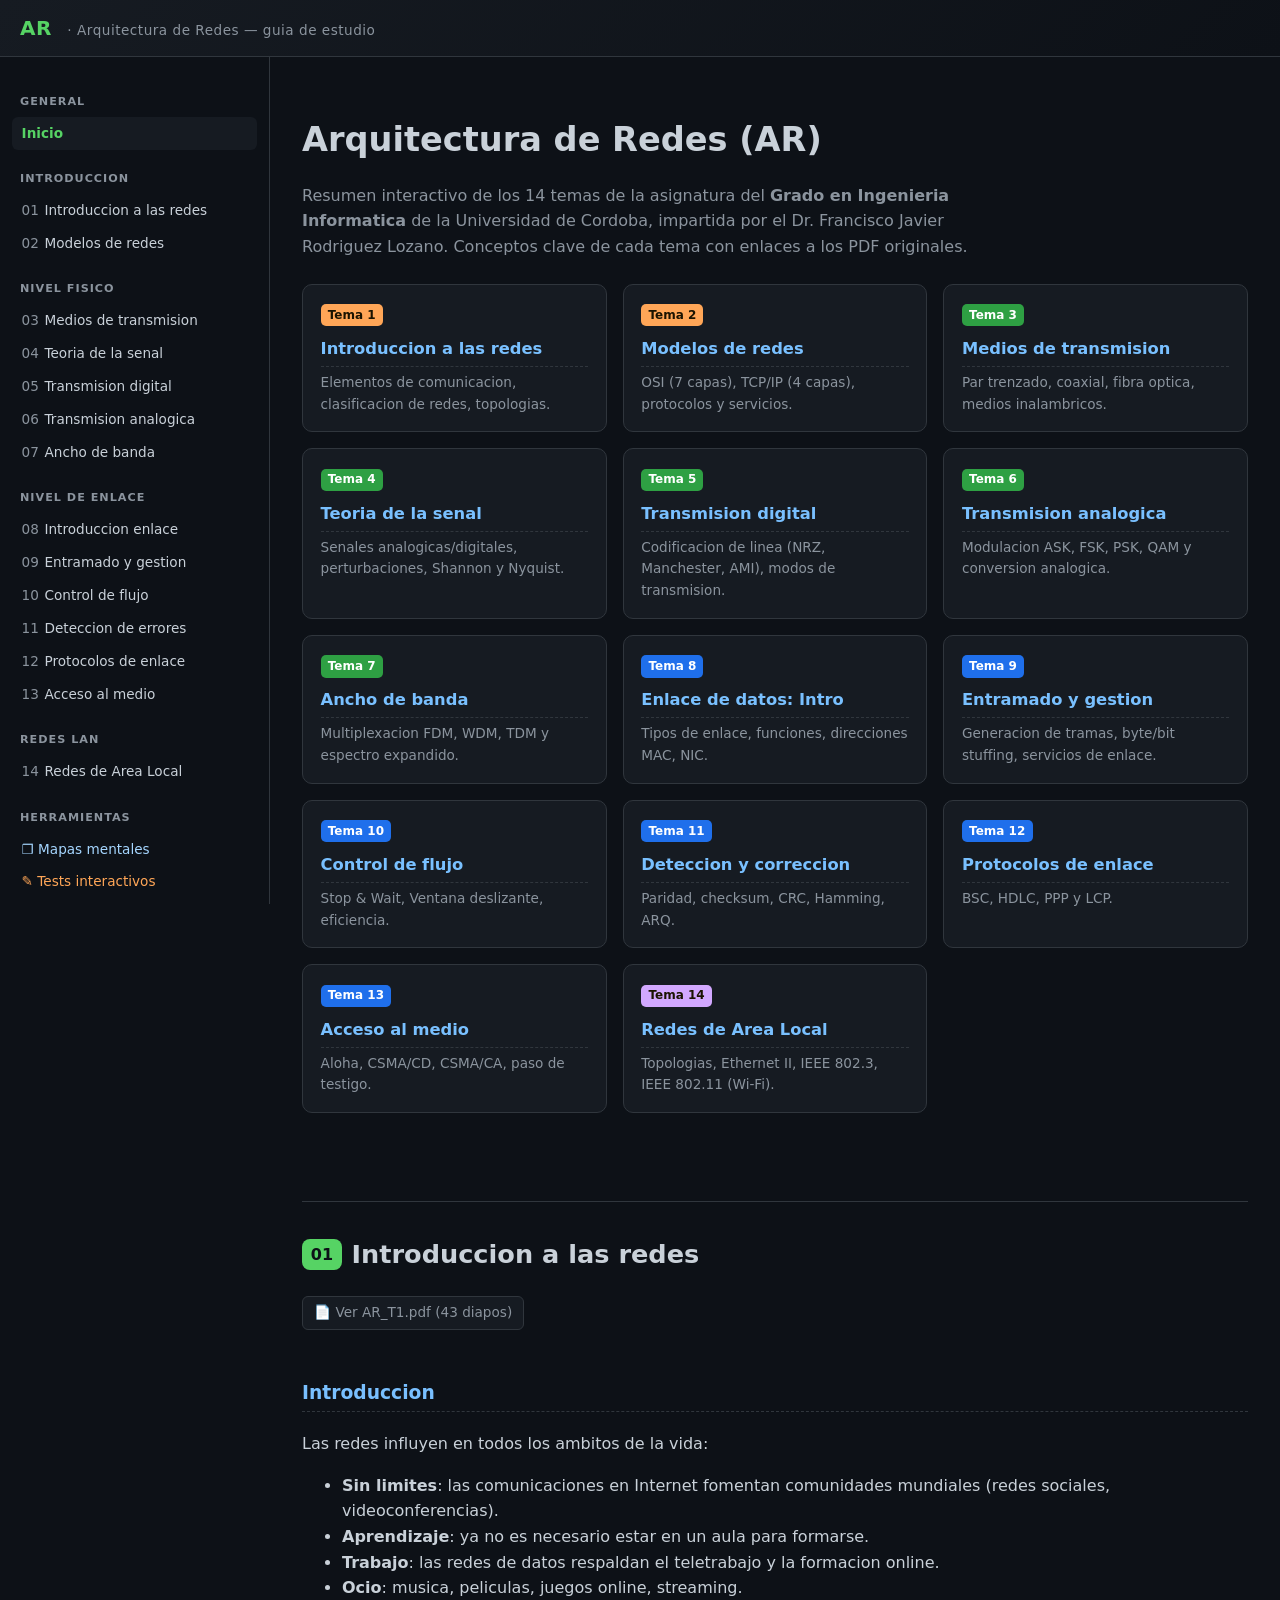
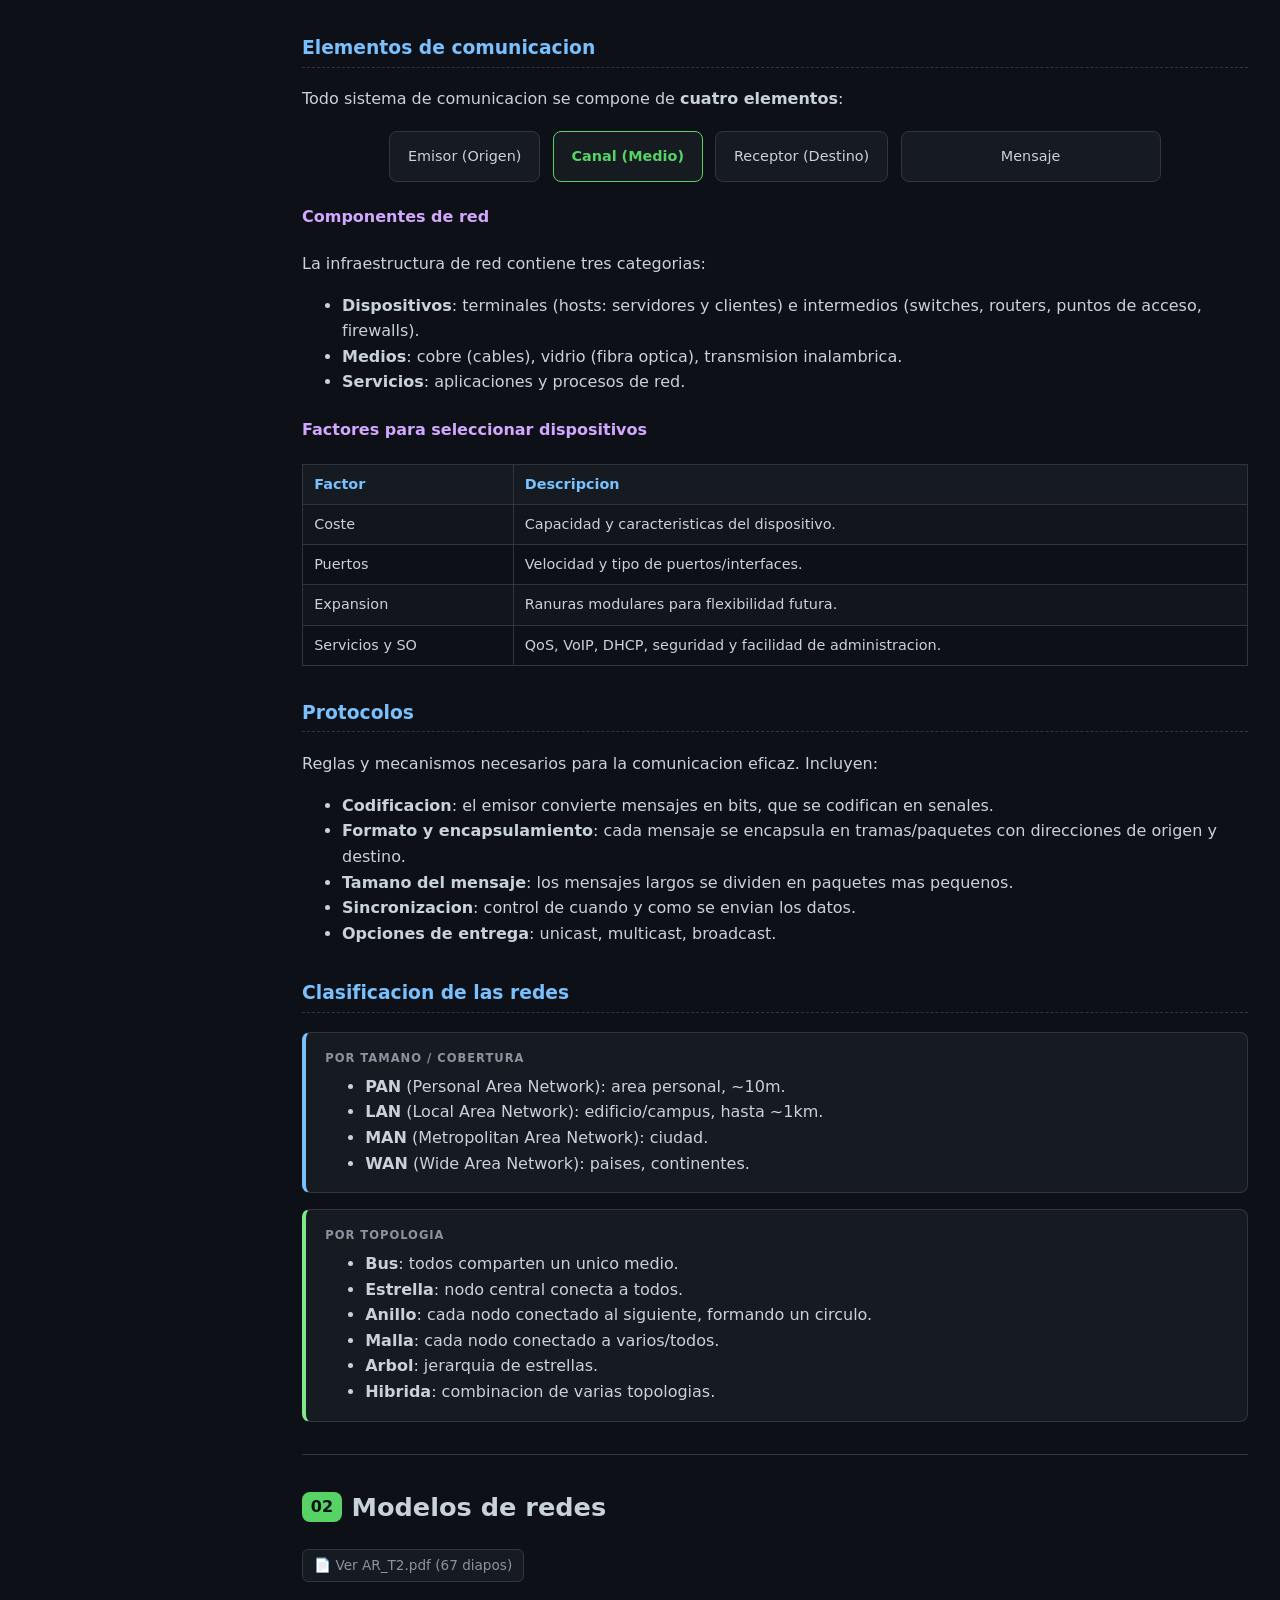
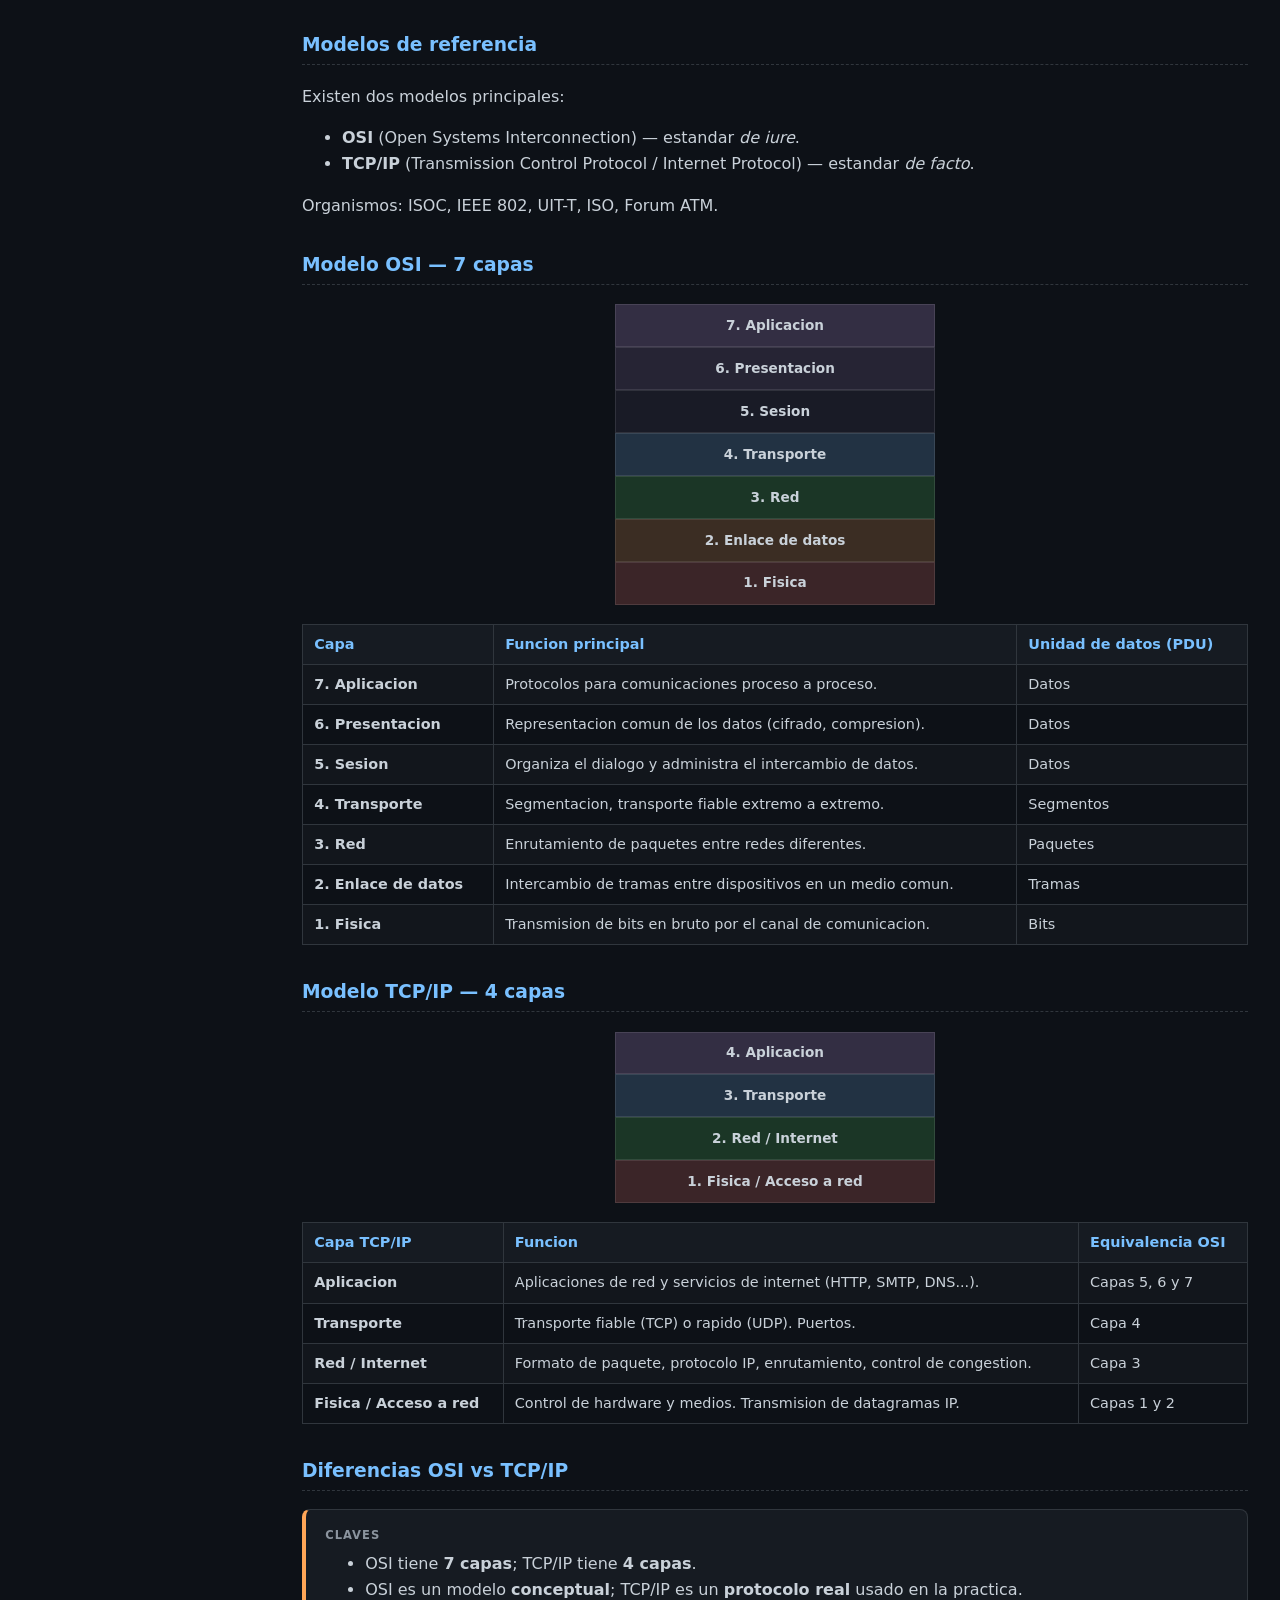
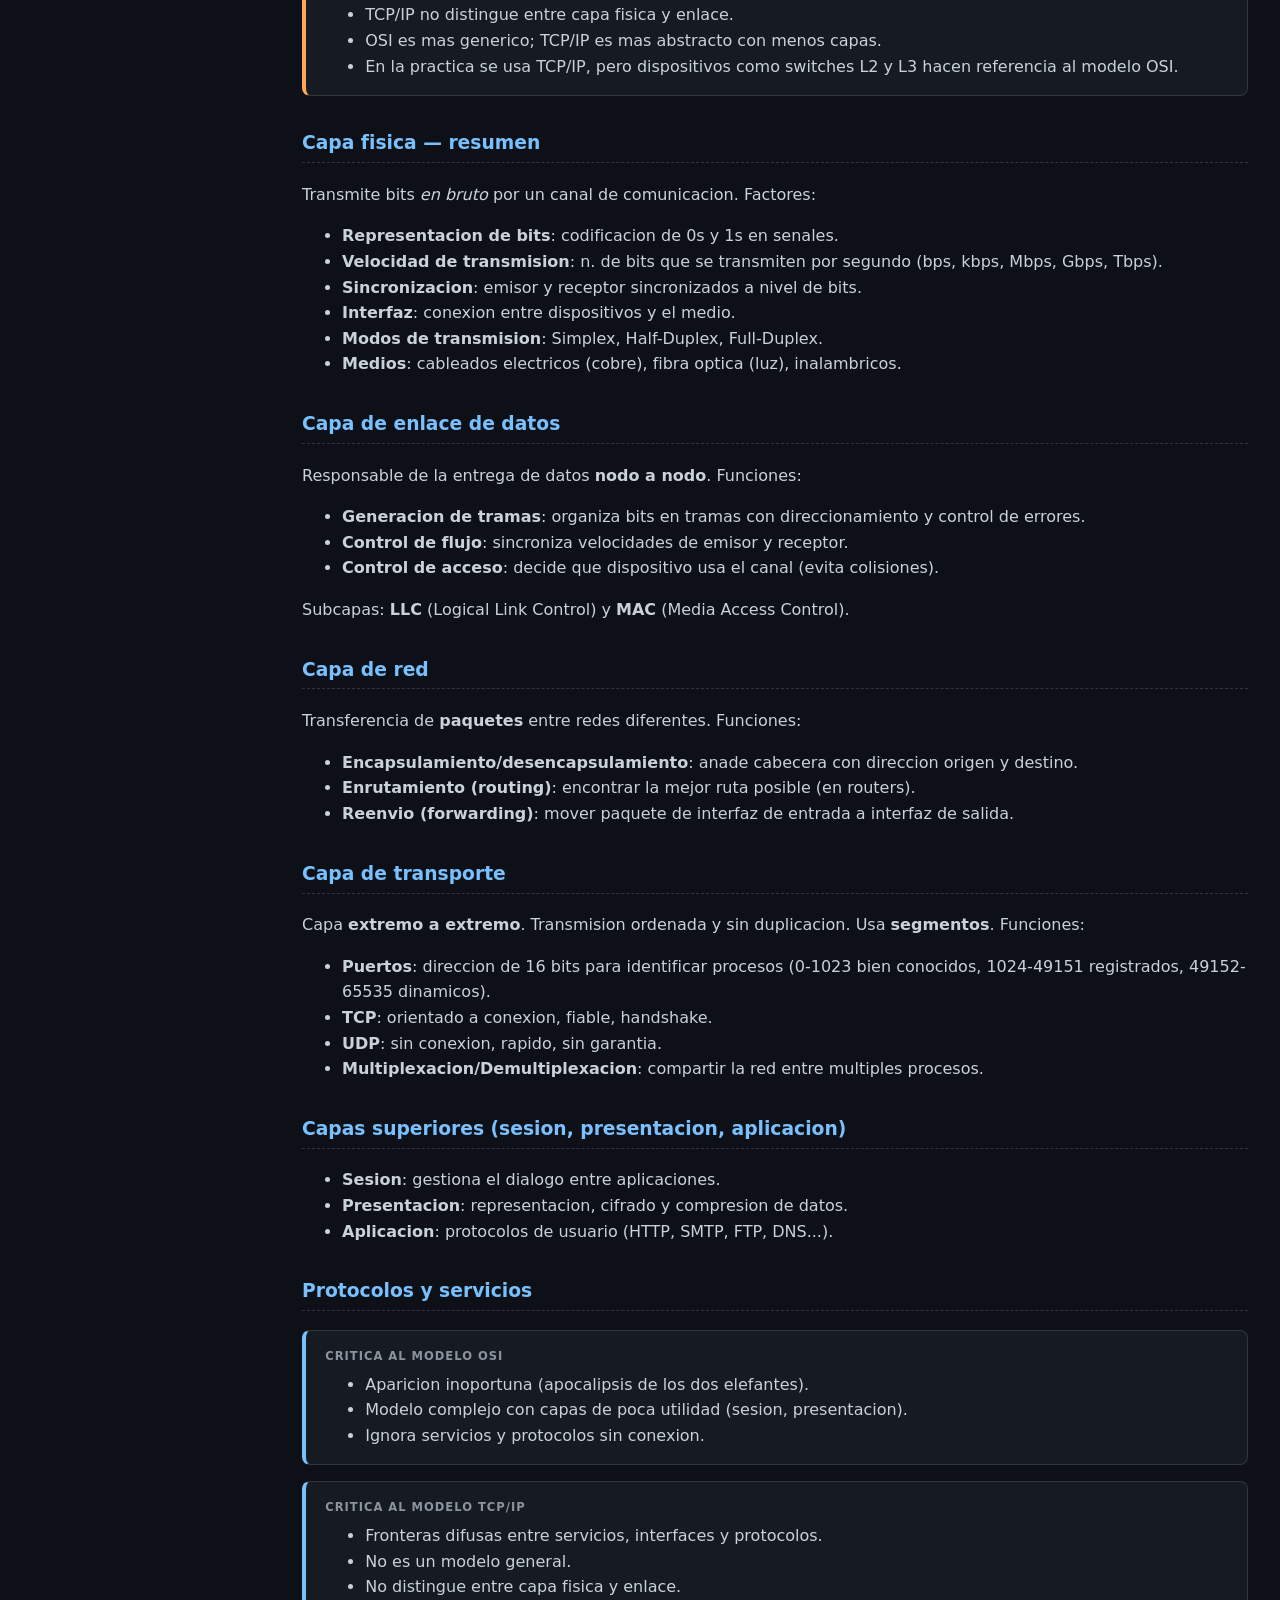
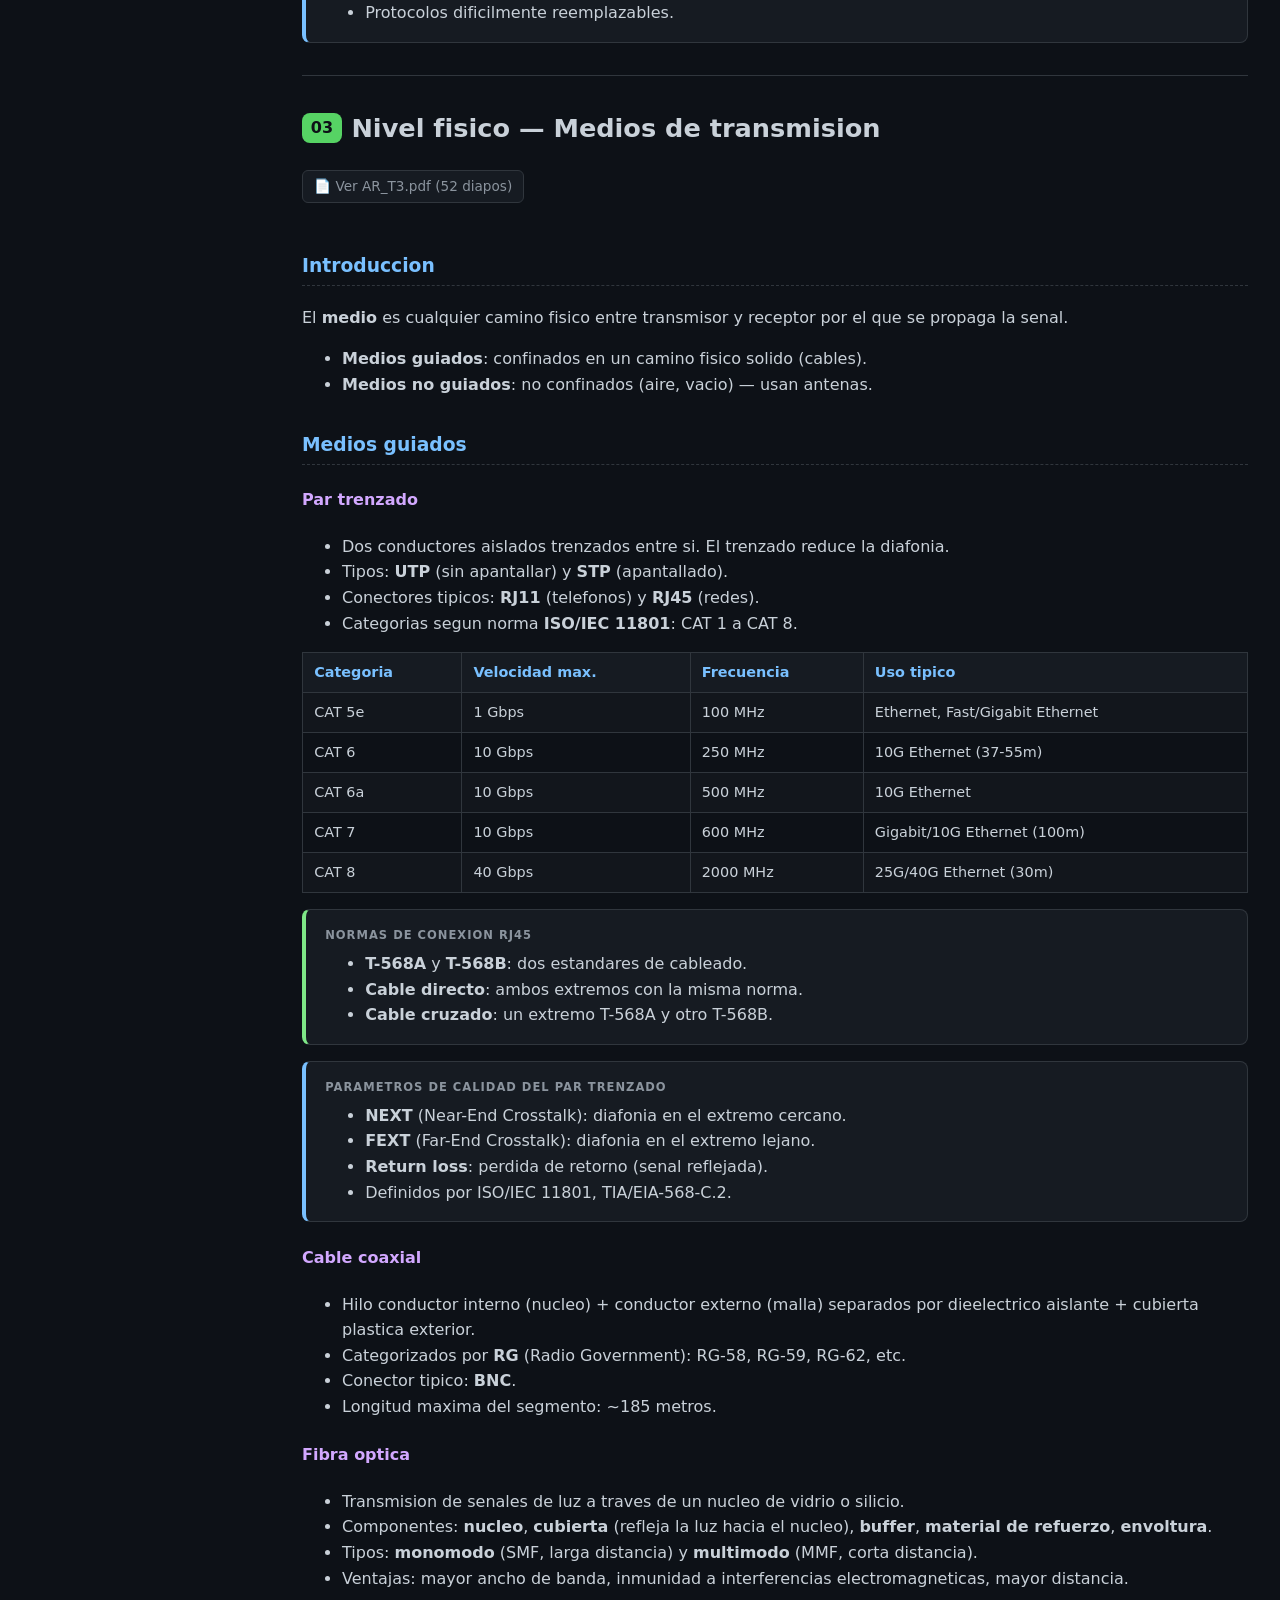
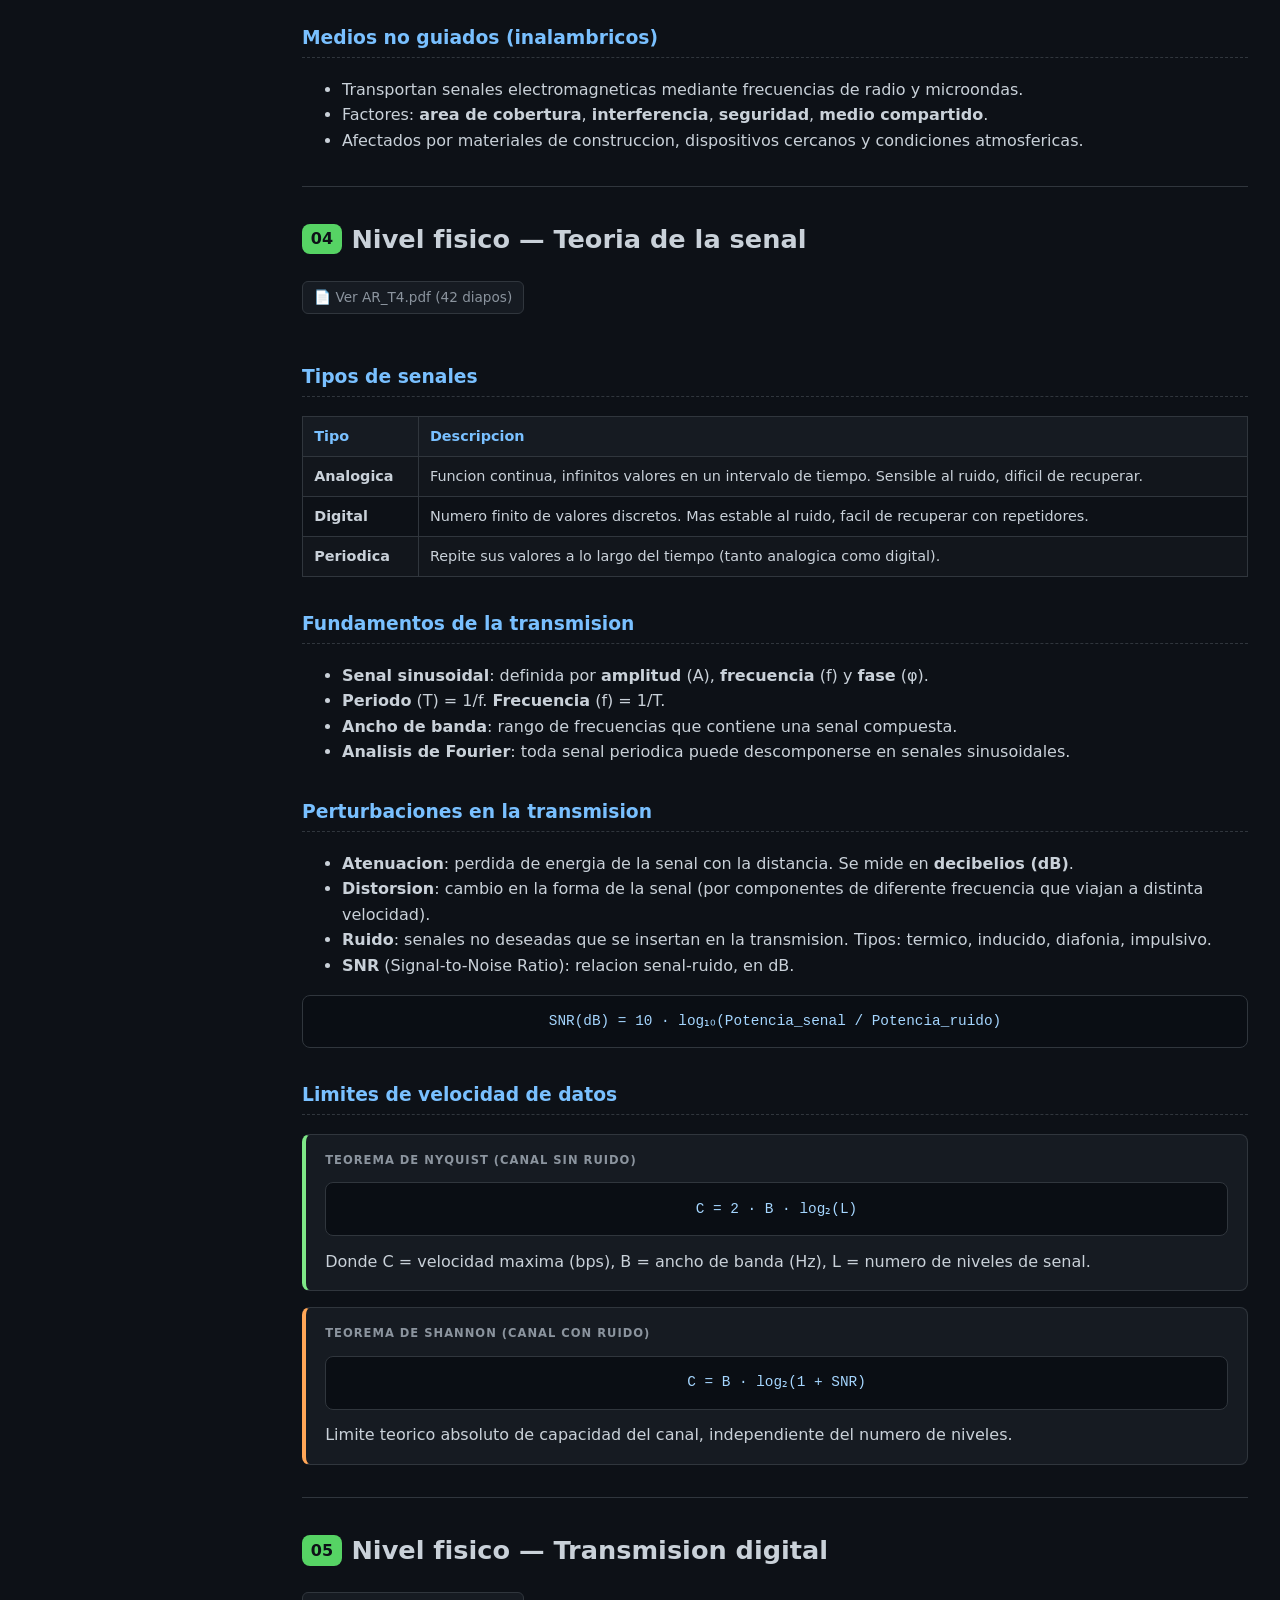
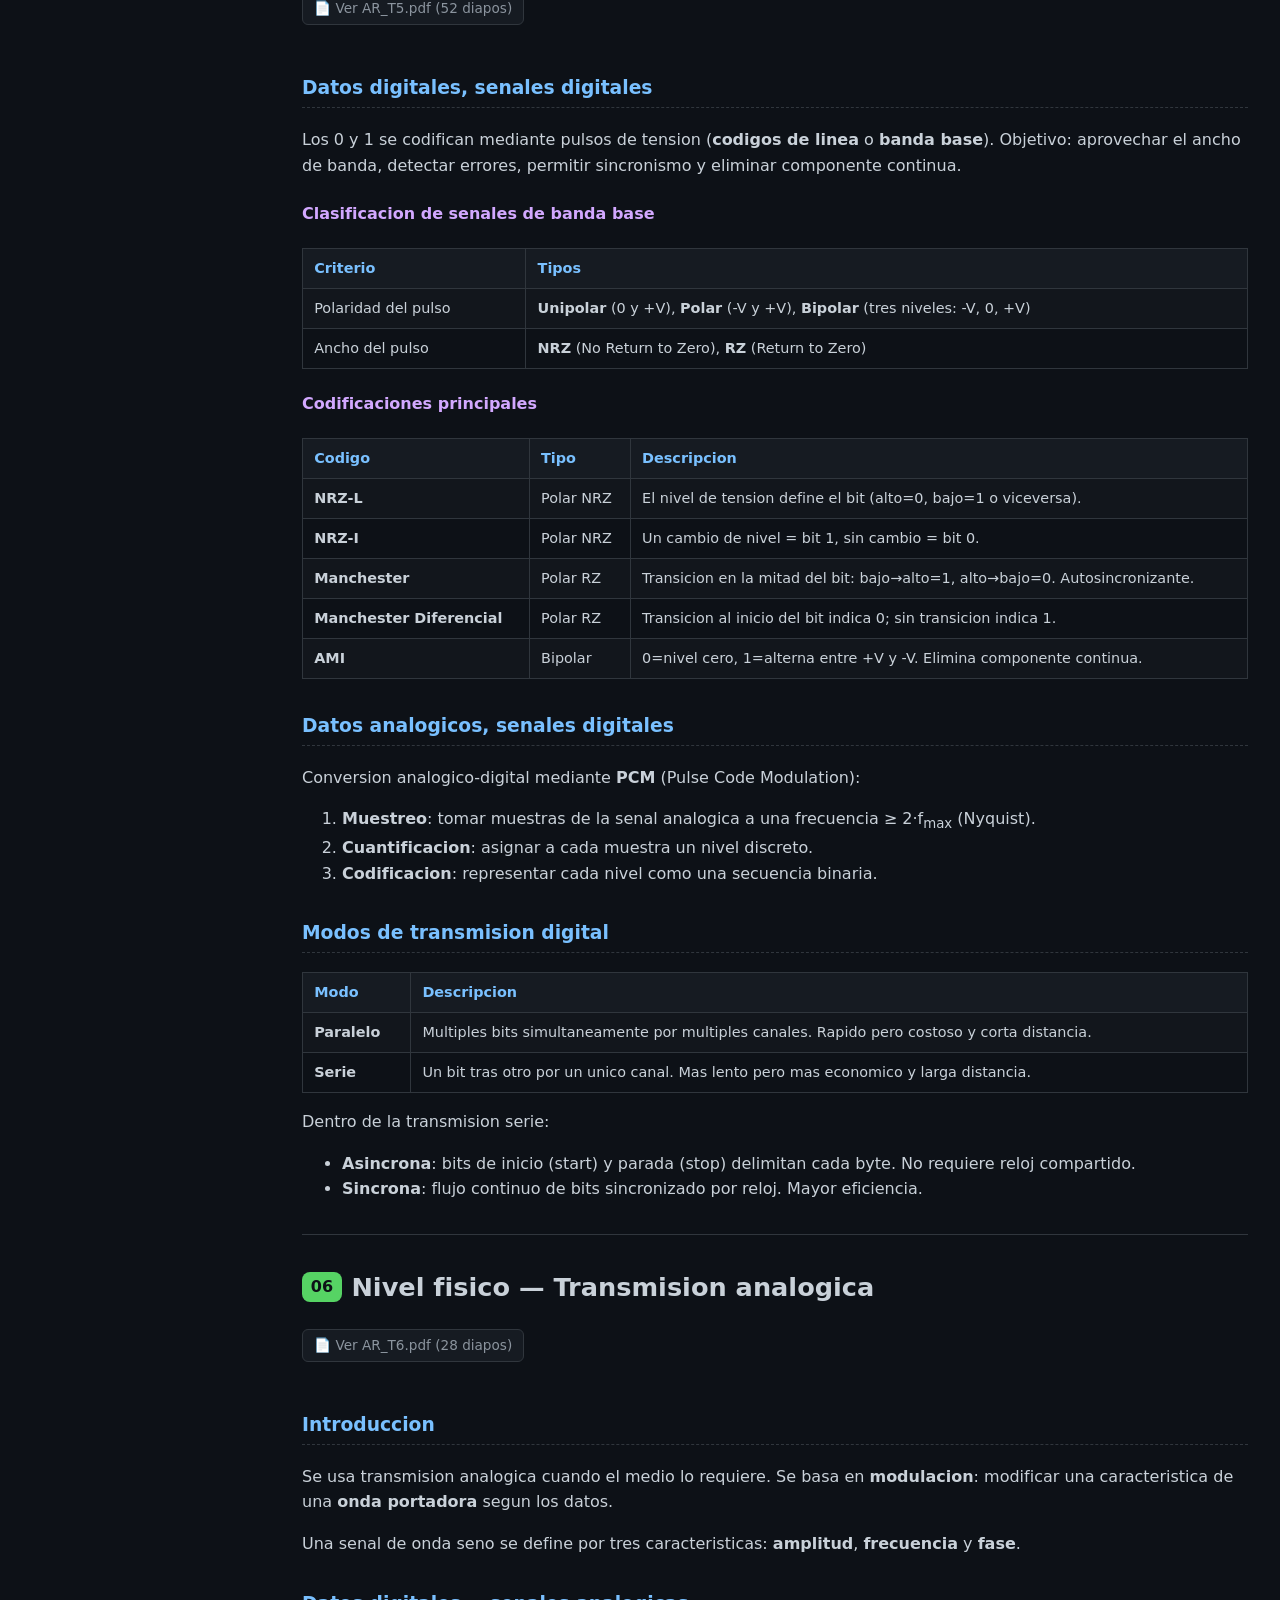
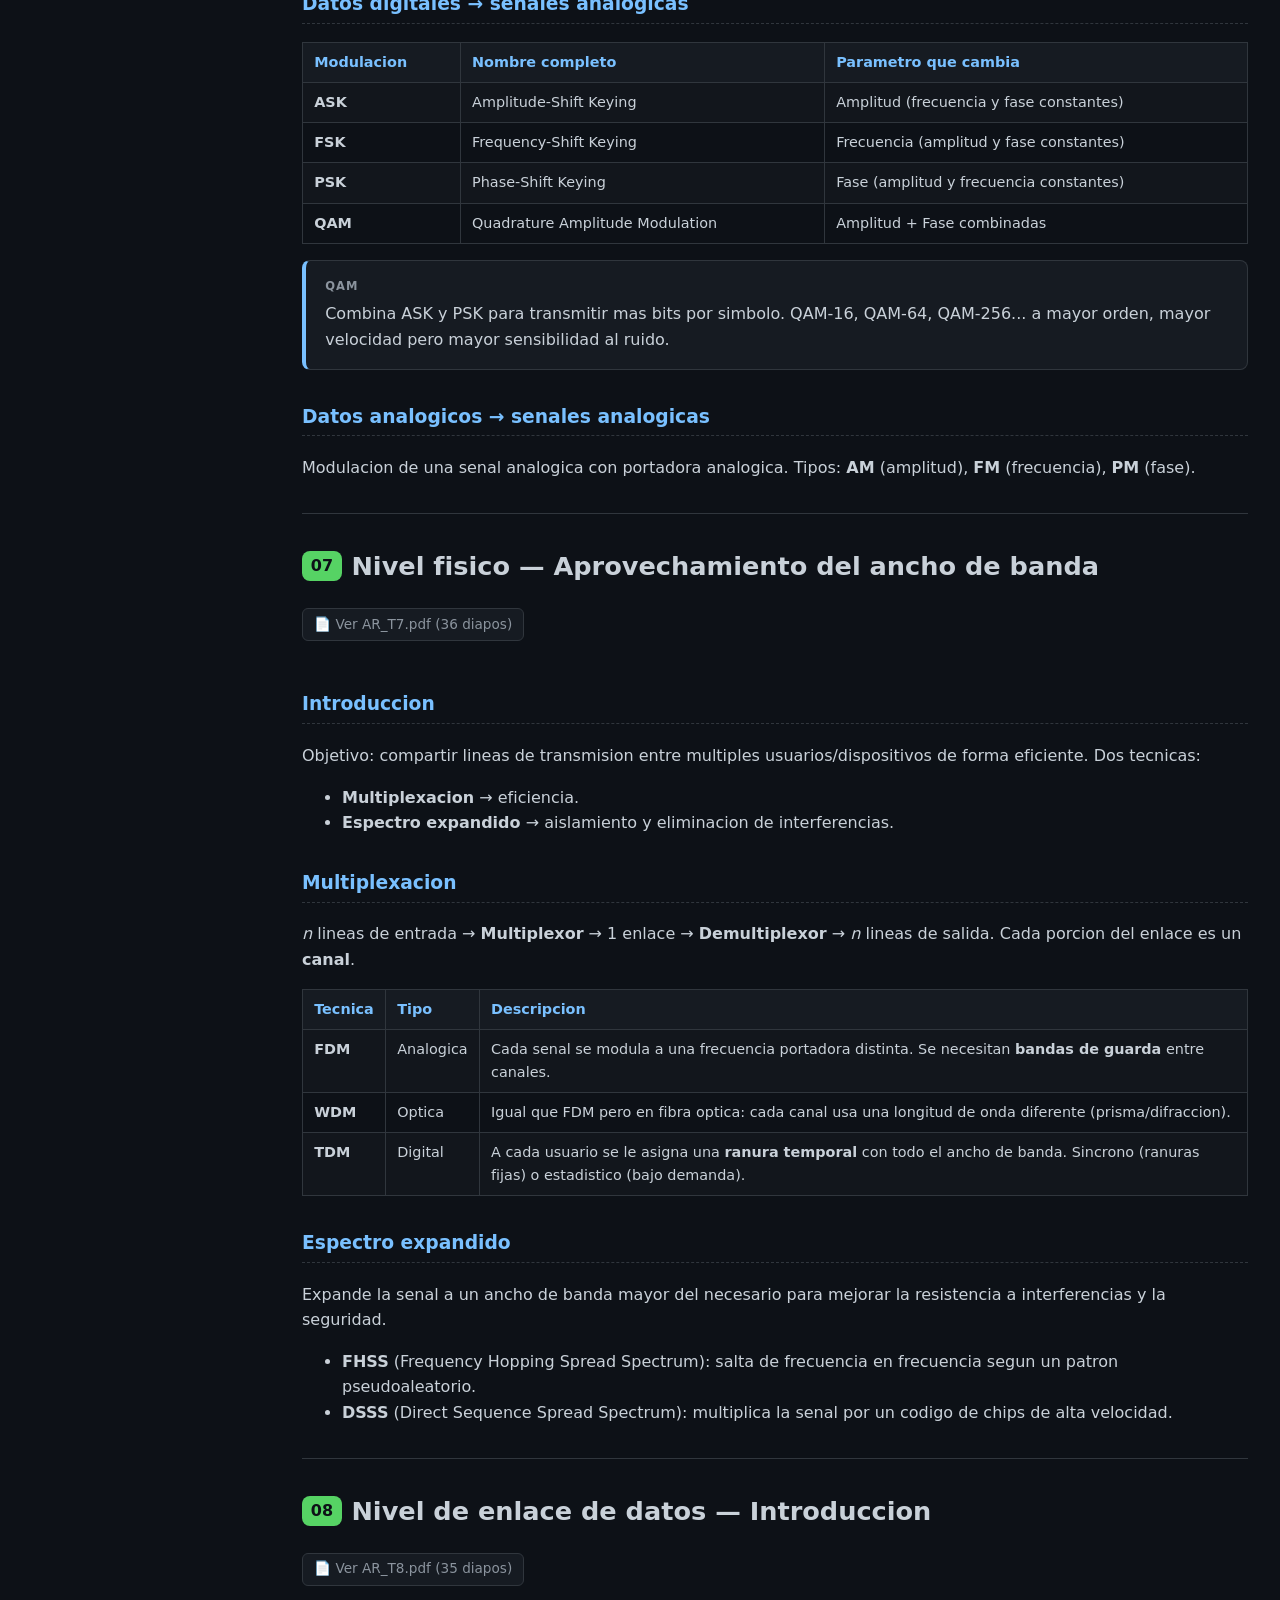
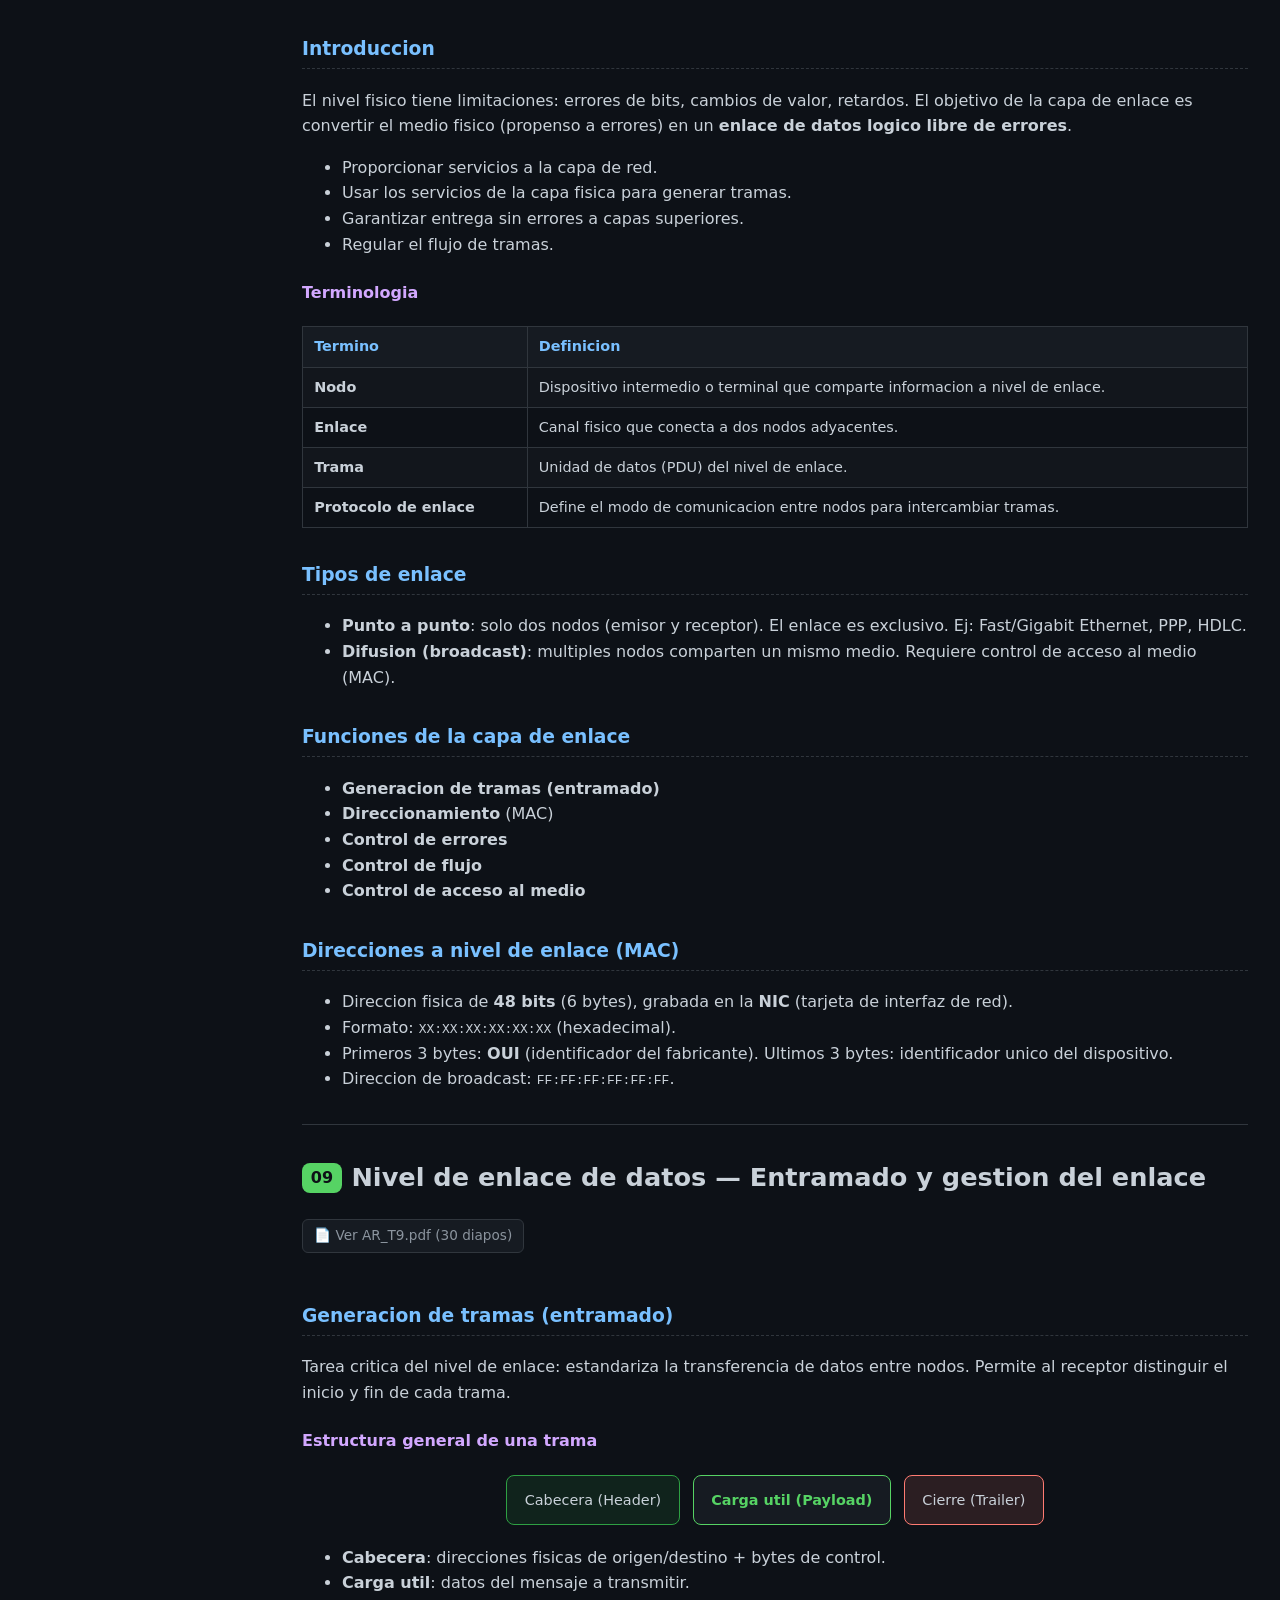
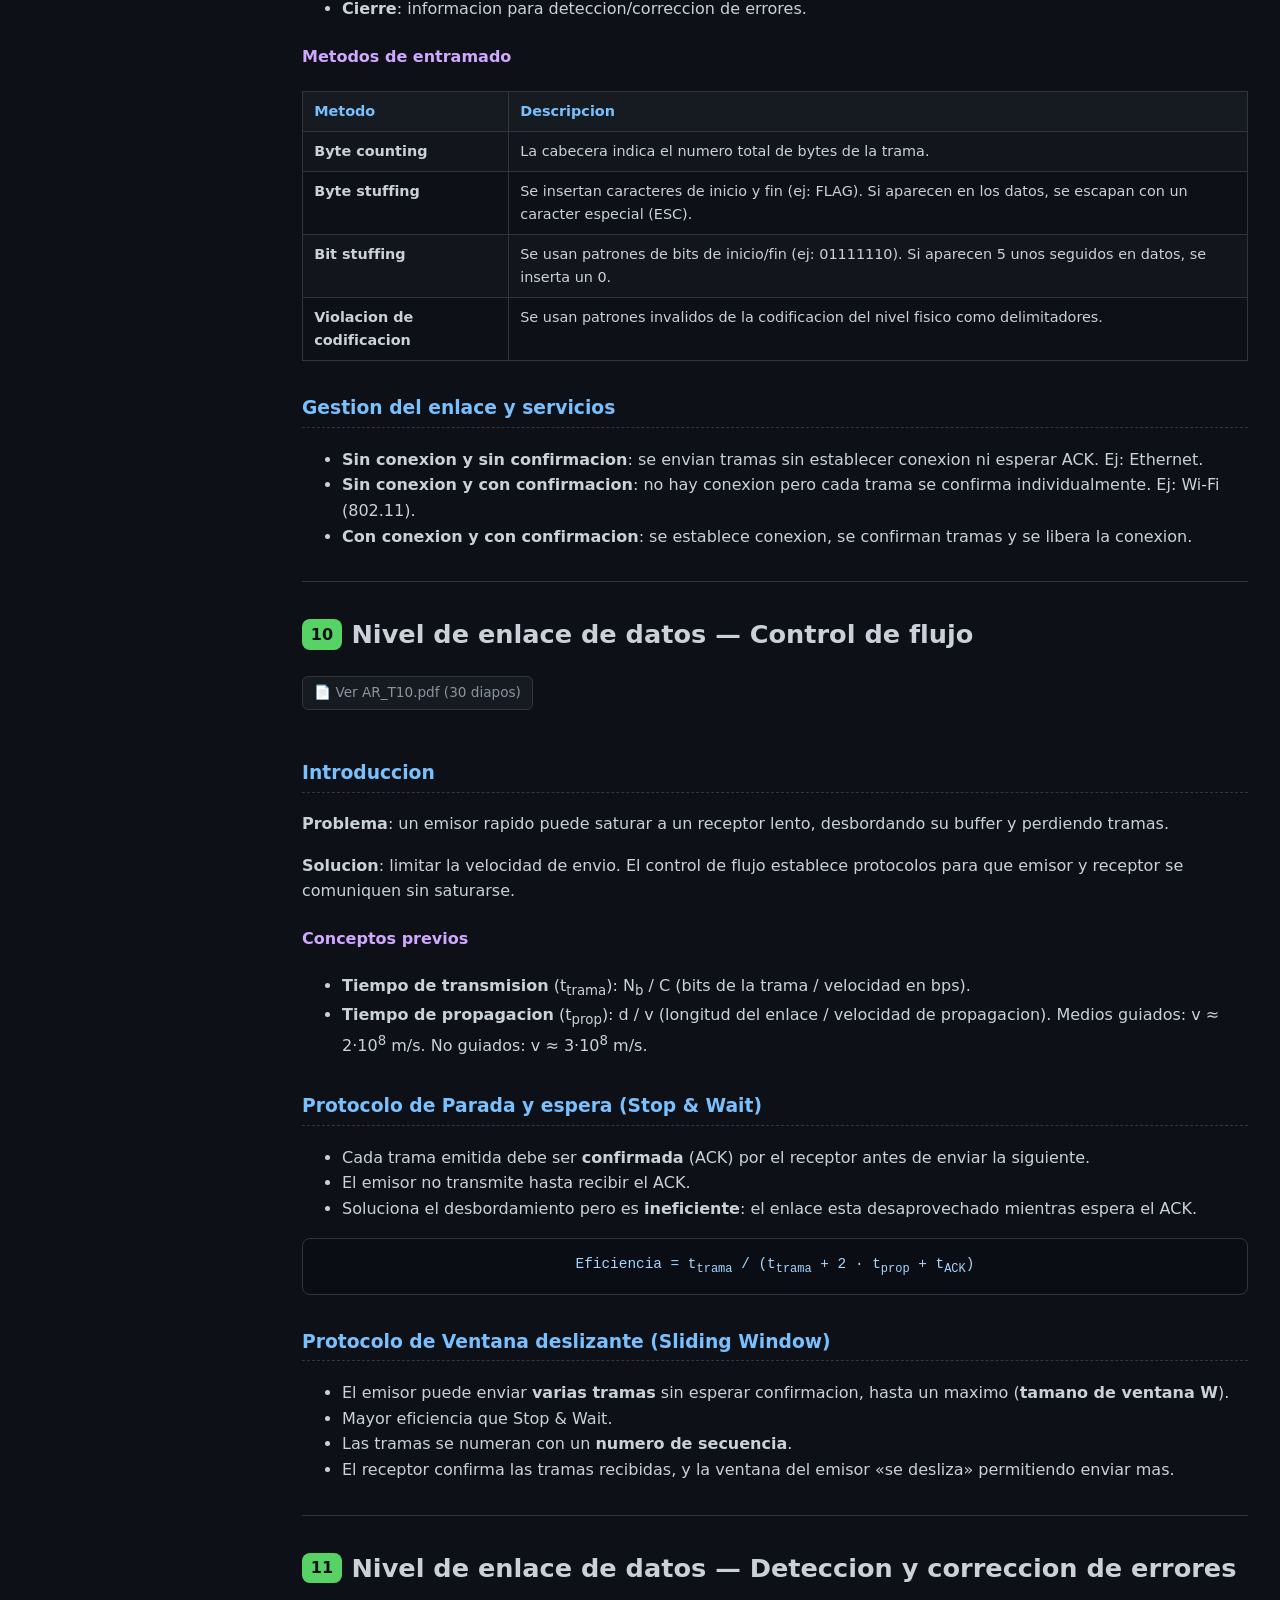
<file: ar/index.html>
<!DOCTYPE html>
<html lang="es">
<head>
<meta charset="UTF-8">
<meta name="viewport" content="width=device-width, initial-scale=1.0">
<title>AR · Arquitectura de Redes — Guia de estudio</title>
<style>
:root{
  --bg:#0d1117;
  --bg-card:#161b22;
  --bg-code:#0a0e14;
  --border:#30363d;
  --text:#c9d1d9;
  --text-dim:#8b949e;
  --accent:#56d364;
  --accent2:#79c0ff;
  --green:#7ee787;
  --purple:#d2a8ff;
  --red:#ff7b72;
  --blue:#a5d6ff;
  --orange:#ffa657;
  --sidebar-w:270px;
}
*{box-sizing:border-box;}
html{scroll-behavior:smooth;}
body{
  margin:0;
  font-family:'Segoe UI',system-ui,-apple-system,Roboto,sans-serif;
  background:var(--bg);
  color:var(--text);
  line-height:1.6;
}
a{color:var(--accent2);text-decoration:none;}
a:hover{text-decoration:underline;}

.topbar{
  position:sticky;top:0;z-index:50;
  display:flex;align-items:center;gap:1rem;
  background:linear-gradient(135deg,#161b22,#0d1117);
  border-bottom:1px solid var(--border);
  padding:.75rem 1.25rem;
}
.topbar .logo{
  font-weight:800;font-size:1.25rem;letter-spacing:.5px;
  color:var(--accent);
}
.topbar .logo span{color:var(--text-dim);font-weight:400;font-size:.85rem;margin-left:.5rem;}
#navToggle{
  display:none;
  margin-left:auto;
  background:var(--bg-card);border:1px solid var(--border);color:var(--text);
  padding:.4rem .7rem;border-radius:6px;cursor:pointer;font-size:1rem;
}

.layout{display:flex;max-width:1400px;margin:0 auto;}
.sidebar{
  width:var(--sidebar-w);flex:none;
  position:sticky;top:53px;align-self:flex-start;
  height:calc(100vh - 53px);overflow-y:auto;
  border-right:1px solid var(--border);
  padding:1rem .75rem 2rem;
}
.sidebar h4{
  text-transform:uppercase;font-size:.7rem;letter-spacing:1px;
  color:var(--text-dim);margin:1.25rem 0 .4rem .5rem;
}
.sidebar a{
  display:block;color:var(--text);padding:.35rem .6rem;border-radius:6px;
  font-size:.85rem;
}
.sidebar a:hover{background:var(--bg-card);text-decoration:none;}
.sidebar a.active{background:var(--bg-card);color:var(--accent);font-weight:600;}
.sidebar .tnum{color:var(--text-dim);margin-right:.35rem;font-variant-numeric:tabular-nums;}

main{flex:1;min-width:0;padding:1.5rem 2rem 5rem;}

.hero{padding:2rem 0 1rem;}
.hero h1{font-size:2.1rem;margin:0 0 .25rem;}
.hero p{color:var(--text-dim);max-width:700px;}
.cards{
  display:grid;grid-template-columns:repeat(auto-fill,minmax(230px,1fr));
  gap:1rem;margin:1.5rem 0 2.5rem;
}
.card-link{
  display:block;background:var(--bg-card);border:1px solid var(--border);
  border-radius:10px;padding:1rem 1.1rem;color:var(--text);transition:.15s;
}
.card-link:hover{border-color:var(--accent);transform:translateY(-2px);text-decoration:none;}
.card-link .badge{
  display:inline-block;font-weight:700;
  font-size:.75rem;border-radius:5px;padding:.1rem .45rem;margin-bottom:.4rem;
}
.badge-fisico{background:#2ea043;color:#fff;}
.badge-enlace{background:#1f6feb;color:#fff;}
.badge-intro{background:var(--orange);color:#1a1300;}
.badge-lan{background:var(--purple);color:#1a1300;}
.card-link h3{margin:.2rem 0 .3rem;font-size:1.02rem;}
.card-link p{margin:0;color:var(--text-dim);font-size:.85rem;}

section.tema{
  border-top:1px solid var(--border);
  padding-top:2rem;margin-top:2rem;
}
section.tema > h2{
  font-size:1.6rem;margin-top:0;
  display:flex;align-items:center;gap:.6rem;
}
section.tema > h2 .num{
  background:var(--accent);color:#0d1117;font-weight:800;
  border-radius:8px;padding:.15rem .55rem;font-size:1rem;
}
h3{color:var(--accent2);border-bottom:1px dashed var(--border);padding-bottom:.25rem;margin-top:2rem;}
h4{color:var(--purple);margin-top:1.4rem;}

.pdf-link{
  display:inline-flex;align-items:center;gap:.4rem;
  background:var(--bg-card);border:1px solid var(--border);
  padding:.3rem .7rem;border-radius:6px;font-size:.85rem;color:var(--text-dim);
  margin-bottom:1rem;
}
.pdf-link:hover{color:var(--accent);border-color:var(--accent);text-decoration:none;}

.box{
  background:var(--bg-card);border:1px solid var(--border);
  border-radius:8px;padding:1rem 1.2rem;margin:1rem 0;
}
.note{border-left:4px solid var(--accent2);}
.tip{border-left:4px solid var(--green);}
.warn{border-left:4px solid var(--red);}
.important{border-left:4px solid var(--orange);}
.box > strong:first-child, .box-title{
  display:block;text-transform:uppercase;font-size:.72rem;letter-spacing:1px;
  color:var(--text-dim);margin-bottom:.4rem;
}

.diagram{
  display:flex;flex-wrap:wrap;gap:.8rem;justify-content:center;margin:1.2rem 0;
}
.diagram .node{
  background:var(--bg-card);border:1px solid var(--border);border-radius:8px;
  padding:.8rem 1.1rem;text-align:center;font-size:.9rem;min-width:140px;
}
.diagram .node.center{border-color:var(--accent);color:var(--accent);font-weight:700;}

.layer-stack{
  display:flex;flex-direction:column;align-items:center;gap:0;margin:1.2rem auto;max-width:320px;
}
.layer-stack .layer{
  width:100%;text-align:center;padding:.6rem;font-size:.85rem;font-weight:600;
  border:1px solid rgba(255,255,255,.1);
}

table{border-collapse:collapse;width:100%;margin:1rem 0;font-size:.9rem;}
th,td{border:1px solid var(--border);padding:.5rem .7rem;text-align:left;vertical-align:top;}
th{background:var(--bg-card);color:var(--accent2);}
tr:nth-child(even) td{background:rgba(255,255,255,.02);}
td code, th code{color:var(--blue);}

.formula{
  background:var(--bg-code);border:1px solid var(--border);border-radius:8px;
  padding:.9rem 1.1rem;margin:.8rem 0;overflow-x:auto;
  font-family:'Cascadia Code','Fira Code',Consolas,monospace;font-size:.9rem;
  color:var(--blue);text-align:center;
}

footer{
  border-top:1px solid var(--border);padding:2rem;text-align:center;
  color:var(--text-dim);font-size:.85rem;
}

/* ===== Mind Maps ===== */
.mm-selector{display:flex;flex-wrap:wrap;gap:.5rem;margin:1rem 0;}
.mm-btn{
  background:var(--bg-card);border:1px solid var(--border);color:var(--text);
  padding:.45rem .7rem;border-radius:6px;cursor:pointer;font-size:.8rem;
  font-family:inherit;font-weight:600;transition:.15s;
}
.mm-btn:hover{border-color:var(--blue);color:var(--blue);}
.mm-btn.active{background:var(--blue);color:#0d1117;border-color:var(--blue);}
.mm-viewport{
  margin:1.5rem 0;overflow-x:auto;padding:1rem 0;
  min-height:200px;
}
.mm-tree{display:none;}
.mm-tree.visible{display:block;}

.mm{list-style:none;padding:0;margin:0;position:relative;}
.mm .root{
  display:inline-block;padding:.6rem 1.2rem;border-radius:10px;font-weight:800;
  font-size:1rem;color:#0d1117;margin-bottom:.5rem;
}
.mm .branch{
  list-style:none;padding-left:1.8rem;margin:.2rem 0;
  border-left:2px solid var(--border);
}
.mm .node{
  position:relative;padding:.3rem 0 .3rem 1.2rem;cursor:default;
}
.mm .node::before{
  content:'';position:absolute;left:0;top:50%;
  width:1rem;height:0;border-top:2px solid var(--border);
}
.mm .node-label{
  display:inline-block;padding:.3rem .7rem;border-radius:6px;font-size:.85rem;
  border:1px solid var(--border);background:var(--bg-card);transition:.15s;
}
.mm .node-label.l1{font-weight:700;font-size:.9rem;border-color:var(--accent2);color:var(--accent2);}
.mm .node-label.l2{font-weight:600;color:var(--purple);}
.mm .node-label.l3{color:var(--text);font-size:.82rem;}
.mm .node-label.l4{color:var(--text-dim);font-size:.8rem;border-style:dashed;}

.mm .node-toggle{
  display:inline-block;width:18px;height:18px;border-radius:50%;
  background:var(--bg-code);border:1px solid var(--border);
  color:var(--text-dim);font-size:11px;text-align:center;line-height:16px;
  cursor:pointer;margin-right:.3rem;user-select:none;transition:.15s;vertical-align:middle;
}
.mm .node-toggle:hover{border-color:var(--accent2);color:var(--accent2);}
.mm .branch.collapsed{display:none;}

/* colors per block */
.mm-fisico .root{background:linear-gradient(135deg,#2ea043,#56d364);}
.mm-intro .root{background:linear-gradient(135deg,#d47f00,#ffa657);}
.mm-enlace .root{background:linear-gradient(135deg,#1f6feb,#79c0ff);}
.mm-lan .root{background:linear-gradient(135deg,#8b5cf6,#d2a8ff);}

/* ===== Tests ===== */
.test-selector{
  display:grid;grid-template-columns:repeat(auto-fill,minmax(105px,1fr));
  gap:.5rem;margin:1rem 0;
}
.test-btn{
  background:var(--bg-card);border:1px solid var(--border);color:var(--text);
  padding:.55rem .5rem;border-radius:8px;cursor:pointer;font-size:.82rem;
  font-family:inherit;font-weight:600;transition:.15s;text-align:center;
}
.test-btn:hover{border-color:var(--orange);color:var(--orange);}
.test-btn.active{background:var(--orange);color:#0d1117;border-color:var(--orange);}
.test-btn .tbadge{
  display:block;font-size:.65rem;font-weight:400;margin-top:.15rem;opacity:.7;
}
.test-btn.passed .tbadge{color:var(--green);}

.quiz-area{margin:1.5rem 0;display:none;}
.quiz-area.visible{display:block;}
.quiz-header{
  display:flex;align-items:center;justify-content:space-between;flex-wrap:wrap;gap:.5rem;
  margin-bottom:1rem;
}
.quiz-header h3{margin:0;border:none;padding:0;}
.quiz-qcount{color:var(--text-dim);font-size:.85rem;}

.q-card{
  background:var(--bg-card);border:1px solid var(--border);border-radius:10px;
  padding:1.2rem 1.4rem;margin:1rem 0;
}
.q-card .q-num{font-size:.72rem;color:var(--text-dim);text-transform:uppercase;letter-spacing:.5px;margin-bottom:.4rem;}
.q-card .q-text{font-size:1rem;font-weight:600;margin-bottom:.8rem;}
.q-opts{display:flex;flex-direction:column;gap:.4rem;}
.q-opt{
  display:flex;align-items:center;gap:.6rem;
  background:var(--bg);border:1px solid var(--border);border-radius:8px;
  padding:.55rem .8rem;cursor:pointer;transition:.15s;font-size:.9rem;
}
.q-opt:hover{border-color:var(--accent2);}
.q-opt.selected{border-color:var(--accent2);background:rgba(121,192,255,.08);}
.q-opt.correct{border-color:var(--green);background:rgba(126,231,135,.1);color:var(--green);}
.q-opt.wrong{border-color:var(--red);background:rgba(255,123,114,.08);color:var(--red);}
.q-opt .q-letter{
  width:24px;height:24px;border-radius:50%;border:2px solid var(--border);
  display:flex;align-items:center;justify-content:center;font-weight:700;font-size:.78rem;
  flex:none;transition:.15s;
}
.q-opt.selected .q-letter{border-color:var(--accent2);color:var(--accent2);}
.q-opt.correct .q-letter{border-color:var(--green);background:var(--green);color:#0d1117;}
.q-opt.wrong .q-letter{border-color:var(--red);background:var(--red);color:#0d1117;}
.q-opt.disabled{pointer-events:none;opacity:.7;}
.q-opt.correct.disabled,.q-opt.wrong.disabled{opacity:1;}
.q-feedback{margin-top:.5rem;font-size:.85rem;padding:.4rem .6rem;border-radius:6px;display:none;}
.q-feedback.visible{display:block;}
.q-feedback.ok{background:rgba(126,231,135,.1);color:var(--green);}
.q-feedback.fail{background:rgba(255,123,114,.08);color:var(--red);}

.quiz-actions{display:flex;gap:.8rem;flex-wrap:wrap;margin:1.5rem 0;}
.quiz-submit,.quiz-retry{
  padding:.6rem 1.4rem;border-radius:8px;cursor:pointer;font-size:.9rem;
  font-family:inherit;font-weight:700;border:none;
}
.quiz-submit{background:var(--orange);color:#0d1117;}
.quiz-submit:hover{opacity:.85;}
.quiz-submit:disabled{opacity:.4;cursor:not-allowed;}
.quiz-retry{background:transparent;border:1px solid var(--accent2);color:var(--accent2);}
.quiz-retry:hover{background:var(--accent2);color:#0d1117;}

.quiz-result{
  background:var(--bg-card);border:1px solid var(--border);border-radius:10px;
  padding:1.5rem;text-align:center;margin:1.5rem 0;display:none;
}
.quiz-result.visible{display:block;}
.quiz-result .result-score{font-size:2.4rem;font-weight:800;}
.quiz-result .result-score.great{color:var(--green);}
.quiz-result .result-score.ok{color:var(--orange);}
.quiz-result .result-score.bad{color:var(--red);}
.quiz-result .result-msg{color:var(--text-dim);font-size:.9rem;margin-top:.3rem;}
.quiz-result .result-bar{
  max-width:300px;margin:.8rem auto;height:12px;background:var(--bg-code);
  border-radius:6px;overflow:hidden;border:1px solid var(--border);
}
.quiz-result .result-fill{height:100%;border-radius:6px;transition:width .5s;}

.test-history{margin:1.5rem 0;}
.test-history table{font-size:.85rem;}

/* ===== Problemas accordion ===== */
.prob-group{margin:1.2rem 0;}
.prob-group-title{
  display:flex;align-items:center;gap:.6rem;cursor:pointer;
  background:var(--bg-card);border:1px solid var(--border);border-radius:8px;
  padding:.7rem 1rem;font-weight:700;font-size:.95rem;transition:.15s;
  user-select:none;
}
.prob-group-title:hover{border-color:var(--orange);}
.prob-group-title .arrow{transition:transform .2s;color:var(--text-dim);}
.prob-group-title.open .arrow{transform:rotate(90deg);}
.prob-group-title .pgcount{margin-left:auto;font-size:.75rem;color:var(--text-dim);font-weight:400;}
.sol-btn{
  display:inline-block;margin-top:.6rem;padding:.35rem .8rem;border-radius:6px;cursor:pointer;
  font-size:.8rem;font-weight:600;border:1px solid var(--green);color:var(--green);background:transparent;
  font-family:inherit;transition:.15s;
}
.sol-btn:hover{background:var(--green);color:#0d1117;}
.sol-content{
  display:none;margin-top:.6rem;padding:.8rem 1rem;
  background:rgba(126,231,135,.04);border:1px solid rgba(126,231,135,.15);border-radius:8px;
  font-size:.88rem;line-height:1.65;
}
.sol-content.open{display:block;}
.sol-content .sol-step{color:var(--accent2);font-weight:700;margin-top:.5rem;display:block;}
.sol-content .sol-formula{
  display:block;background:var(--bg-code);border:1px solid var(--border);border-radius:6px;
  padding:.5rem .8rem;margin:.4rem 0;font-family:monospace;color:var(--blue);text-align:center;font-size:.9rem;
}
.sol-content .sol-result{
  display:inline-block;background:var(--green);color:#0d1117;font-weight:800;
  padding:.15rem .5rem;border-radius:5px;margin-top:.3rem;
}
.prob-list{display:none;padding:.5rem 0;}
.prob-list.open{display:block;}
.prob-item{
  background:var(--bg);border:1px solid var(--border);border-radius:8px;
  padding:.9rem 1.1rem;margin:.5rem 0;font-size:.9rem;line-height:1.55;
}
.prob-item .prob-num{
  display:inline-block;background:var(--red);color:#0d1117;font-weight:800;
  font-size:.72rem;border-radius:4px;padding:.1rem .4rem;margin-right:.4rem;
}
.prob-item .prob-sub{margin:.4rem 0 0 1.2rem;color:var(--text-dim);}
.prob-item .prob-sub li{margin:.2rem 0;}

/* ===== Progress Tracker ===== */
.tracker-table{width:100%;border-collapse:collapse;margin:1rem 0;font-size:.9rem;}
.tracker-table th,.tracker-table td{
  border:1px solid var(--border);padding:.55rem .7rem;text-align:center;vertical-align:middle;
}
.tracker-table th{background:var(--bg-card);color:var(--accent2);font-size:.8rem;text-transform:uppercase;letter-spacing:.5px;}
.tracker-table td:first-child{text-align:left;font-weight:600;min-width:200px;}
.tracker-table .row-done{background:rgba(86,211,100,.06);}
.tracker-table .row-done td:first-child{color:var(--green);}
.check-cell{cursor:pointer;transition:.15s;position:relative;}
.check-cell:hover{background:rgba(255,255,255,.04);}
.check-cell input{display:none;}
.check-cell .ck{
  display:inline-block;width:22px;height:22px;border-radius:5px;
  border:2px solid var(--border);transition:.15s;font-size:0;line-height:22px;
}
.check-cell input:checked+.ck{
  background:var(--accent);border-color:var(--accent);
  font-size:14px;color:#0d1117;
}

/* Stats */
.stats-grid{
  display:grid;grid-template-columns:repeat(auto-fill,minmax(140px,1fr));
  gap:1rem;margin:1.5rem 0;
}
.stat-card{
  background:var(--bg-card);border:1px solid var(--border);border-radius:10px;
  padding:1rem;text-align:center;
}
.stat-card .stat-val{font-size:2rem;font-weight:800;color:var(--accent);}
.stat-card .stat-label{font-size:.75rem;color:var(--text-dim);text-transform:uppercase;letter-spacing:.5px;margin-top:.2rem;}

.progress-bar-wrap{
  background:var(--bg-code);border-radius:8px;height:18px;overflow:hidden;margin:.4rem 0;
  border:1px solid var(--border);
}
.progress-bar-fill{
  height:100%;border-radius:8px;transition:width .4s ease;
  background:linear-gradient(90deg,var(--accent),var(--accent2));
}

.col-progress{margin:1rem 0;}
.col-progress .col-row{
  display:flex;align-items:center;gap:.8rem;margin:.5rem 0;
}
.col-progress .col-label{width:100px;font-size:.85rem;font-weight:600;text-align:right;flex:none;}
.col-progress .col-bar{flex:1;}
.col-progress .col-pct{width:45px;font-size:.85rem;color:var(--text-dim);text-align:right;flex:none;}

/* Chart bars */
.chart-container{margin:1.5rem 0;}
.chart-bar-row{
  display:flex;align-items:center;gap:.6rem;margin:.35rem 0;
}
.chart-bar-label{width:36px;font-size:.78rem;color:var(--text-dim);text-align:right;flex:none;font-weight:700;}
.chart-bar-track{flex:1;height:24px;background:var(--bg-code);border-radius:6px;overflow:hidden;display:flex;border:1px solid var(--border);}
.chart-bar-seg{height:100%;transition:width .4s ease;min-width:0;}
.chart-bar-seg.s-apuntes{background:#ff7b72;}
.chart-bar-seg.s-subrayados{background:#ffa657;}
.chart-bar-seg.s-estudiados{background:#79c0ff;}
.chart-bar-seg.s-test{background:#56d364;}
.chart-bar-val{width:35px;font-size:.78rem;color:var(--text-dim);text-align:left;flex:none;}

.chart-legend{display:flex;gap:1.2rem;flex-wrap:wrap;margin:.8rem 0;font-size:.8rem;}
.chart-legend span{display:flex;align-items:center;gap:.3rem;}
.chart-legend .dot{width:12px;height:12px;border-radius:3px;flex:none;}

/* Donut chart (canvas) */
.donut-wrap{display:flex;align-items:center;justify-content:center;gap:2rem;flex-wrap:wrap;margin:1.5rem 0;}
.donut-wrap canvas{flex:none;}
.donut-info{text-align:center;}
.donut-info .big{font-size:2.6rem;font-weight:800;color:var(--accent);}
.donut-info .sub{color:var(--text-dim);font-size:.85rem;}

/* Reset button */
.btn-reset{
  background:transparent;border:1px solid var(--red);color:var(--red);
  padding:.45rem 1rem;border-radius:6px;cursor:pointer;font-size:.85rem;
  font-family:inherit;margin-top:1rem;
}
.btn-reset:hover{background:var(--red);color:#0d1117;}

@media (max-width:900px){
  .sidebar{
    position:fixed;left:0;top:53px;height:calc(100vh - 53px);
    background:var(--bg);z-index:40;transform:translateX(-100%);
    transition:.2s;width:80vw;max-width:300px;
  }
  .sidebar.open{transform:translateX(0);box-shadow:4px 0 20px rgba(0,0,0,.5);}
  #navToggle{display:block;}
  main{padding:1.25rem 1.1rem 4rem;}
}
</style>
</head>
<body>

<div class="topbar">
  <div class="logo">AR <span>· Arquitectura de Redes — guia de estudio</span></div>
  <button id="navToggle" aria-label="Abrir indice">&#9776; Indice</button>
</div>

<div class="layout">
  <nav class="sidebar" id="sidebar">
    <h4>General</h4>
    <a href="#inicio">Inicio</a>

    <h4>Introduccion</h4>
    <a href="#tema1"><span class="tnum">01</span>Introduccion a las redes</a>
    <a href="#tema2"><span class="tnum">02</span>Modelos de redes</a>

    <h4>Nivel fisico</h4>
    <a href="#tema3"><span class="tnum">03</span>Medios de transmision</a>
    <a href="#tema4"><span class="tnum">04</span>Teoria de la senal</a>
    <a href="#tema5"><span class="tnum">05</span>Transmision digital</a>
    <a href="#tema6"><span class="tnum">06</span>Transmision analogica</a>
    <a href="#tema7"><span class="tnum">07</span>Ancho de banda</a>

    <h4>Nivel de enlace</h4>
    <a href="#tema8"><span class="tnum">08</span>Introduccion enlace</a>
    <a href="#tema9"><span class="tnum">09</span>Entramado y gestion</a>
    <a href="#tema10"><span class="tnum">10</span>Control de flujo</a>
    <a href="#tema11"><span class="tnum">11</span>Deteccion de errores</a>
    <a href="#tema12"><span class="tnum">12</span>Protocolos de enlace</a>
    <a href="#tema13"><span class="tnum">13</span>Acceso al medio</a>

    <h4>Redes LAN</h4>
    <a href="#tema14"><span class="tnum">14</span>Redes de Area Local</a>

    <h4>Herramientas</h4>
    <a href="#mapas" style="color:var(--blue);">&#10066; Mapas mentales</a>
    <a href="#tests" style="color:var(--orange);">&#9998; Tests interactivos</a>
    <a href="#problemas" style="color:var(--red);">&#9997; Problemas</a>
    <a href="#practicas" style="color:var(--purple);">&#9881; Practicas</a>
    <a href="#progreso" style="color:var(--green);">&#9745; Progreso de estudio</a>
  </nav>

  <main>

  <!-- ============================================================ -->
  <!-- INICIO -->
  <!-- ============================================================ -->
  <section id="inicio" class="hero">
    <h1>Arquitectura de Redes (AR)</h1>
    <p>Resumen interactivo de los 14 temas de la asignatura del <strong>Grado en Ingenieria Informatica</strong> de la Universidad de Cordoba,
    impartida por el Dr. Francisco Javier Rodriguez Lozano. Conceptos clave de cada tema con enlaces a los PDF originales.</p>

    <div class="cards">
      <a class="card-link" href="#tema1"><span class="badge badge-intro">Tema 1</span><h3>Introduccion a las redes</h3><p>Elementos de comunicacion, clasificacion de redes, topologias.</p></a>
      <a class="card-link" href="#tema2"><span class="badge badge-intro">Tema 2</span><h3>Modelos de redes</h3><p>OSI (7 capas), TCP/IP (4 capas), protocolos y servicios.</p></a>
      <a class="card-link" href="#tema3"><span class="badge badge-fisico">Tema 3</span><h3>Medios de transmision</h3><p>Par trenzado, coaxial, fibra optica, medios inalambricos.</p></a>
      <a class="card-link" href="#tema4"><span class="badge badge-fisico">Tema 4</span><h3>Teoria de la senal</h3><p>Senales analogicas/digitales, perturbaciones, Shannon y Nyquist.</p></a>
      <a class="card-link" href="#tema5"><span class="badge badge-fisico">Tema 5</span><h3>Transmision digital</h3><p>Codificacion de linea (NRZ, Manchester, AMI), modos de transmision.</p></a>
      <a class="card-link" href="#tema6"><span class="badge badge-fisico">Tema 6</span><h3>Transmision analogica</h3><p>Modulacion ASK, FSK, PSK, QAM y conversion analogica.</p></a>
      <a class="card-link" href="#tema7"><span class="badge badge-fisico">Tema 7</span><h3>Ancho de banda</h3><p>Multiplexacion FDM, WDM, TDM y espectro expandido.</p></a>
      <a class="card-link" href="#tema8"><span class="badge badge-enlace">Tema 8</span><h3>Enlace de datos: Intro</h3><p>Tipos de enlace, funciones, direcciones MAC, NIC.</p></a>
      <a class="card-link" href="#tema9"><span class="badge badge-enlace">Tema 9</span><h3>Entramado y gestion</h3><p>Generacion de tramas, byte/bit stuffing, servicios de enlace.</p></a>
      <a class="card-link" href="#tema10"><span class="badge badge-enlace">Tema 10</span><h3>Control de flujo</h3><p>Stop & Wait, Ventana deslizante, eficiencia.</p></a>
      <a class="card-link" href="#tema11"><span class="badge badge-enlace">Tema 11</span><h3>Deteccion y correccion</h3><p>Paridad, checksum, CRC, Hamming, ARQ.</p></a>
      <a class="card-link" href="#tema12"><span class="badge badge-enlace">Tema 12</span><h3>Protocolos de enlace</h3><p>BSC, HDLC, PPP y LCP.</p></a>
      <a class="card-link" href="#tema13"><span class="badge badge-enlace">Tema 13</span><h3>Acceso al medio</h3><p>Aloha, CSMA/CD, CSMA/CA, paso de testigo.</p></a>
      <a class="card-link" href="#tema14"><span class="badge badge-lan">Tema 14</span><h3>Redes de Area Local</h3><p>Topologias, Ethernet II, IEEE 802.3, IEEE 802.11 (Wi-Fi).</p></a>
    </div>
  </section>

  <!-- ============================================================ -->
  <!-- TEMA 1 -->
  <!-- ============================================================ -->
  <section id="tema1" class="tema">
    <h2><span class="num">01</span> Introduccion a las redes</h2>
    <a class="pdf-link" href="AR_T1.pdf" target="_blank">&#128196; Ver AR_T1.pdf (43 diapos)</a>

    <h3>Introduccion</h3>
    <p>Las redes influyen en todos los ambitos de la vida:</p>
    <ul>
      <li><strong>Sin limites</strong>: las comunicaciones en Internet fomentan comunidades mundiales (redes sociales, videoconferencias).</li>
      <li><strong>Aprendizaje</strong>: ya no es necesario estar en un aula para formarse.</li>
      <li><strong>Trabajo</strong>: las redes de datos respaldan el teletrabajo y la formacion online.</li>
      <li><strong>Ocio</strong>: musica, peliculas, juegos online, streaming.</li>
    </ul>

    <h3>Elementos de comunicacion</h3>
    <p>Todo sistema de comunicacion se compone de <strong>cuatro elementos</strong>:</p>
    <div class="diagram">
      <div class="node">Emisor (Origen)</div>
      <div class="node center">Canal (Medio)</div>
      <div class="node">Receptor (Destino)</div>
      <div class="node" style="flex-basis:100%;max-width:260px;">Mensaje</div>
    </div>

    <h4>Componentes de red</h4>
    <p>La infraestructura de red contiene tres categorias:</p>
    <ul>
      <li><strong>Dispositivos</strong>: terminales (hosts: servidores y clientes) e intermedios (switches, routers, puntos de acceso, firewalls).</li>
      <li><strong>Medios</strong>: cobre (cables), vidrio (fibra optica), transmision inalambrica.</li>
      <li><strong>Servicios</strong>: aplicaciones y procesos de red.</li>
    </ul>

    <h4>Factores para seleccionar dispositivos</h4>
    <table>
      <tr><th>Factor</th><th>Descripcion</th></tr>
      <tr><td>Coste</td><td>Capacidad y caracteristicas del dispositivo.</td></tr>
      <tr><td>Puertos</td><td>Velocidad y tipo de puertos/interfaces.</td></tr>
      <tr><td>Expansion</td><td>Ranuras modulares para flexibilidad futura.</td></tr>
      <tr><td>Servicios y SO</td><td>QoS, VoIP, DHCP, seguridad y facilidad de administracion.</td></tr>
    </table>

    <h3>Protocolos</h3>
    <p>Reglas y mecanismos necesarios para la comunicacion eficaz. Incluyen:</p>
    <ul>
      <li><strong>Codificacion</strong>: el emisor convierte mensajes en bits, que se codifican en senales.</li>
      <li><strong>Formato y encapsulamiento</strong>: cada mensaje se encapsula en tramas/paquetes con direcciones de origen y destino.</li>
      <li><strong>Tamano del mensaje</strong>: los mensajes largos se dividen en paquetes mas pequenos.</li>
      <li><strong>Sincronizacion</strong>: control de cuando y como se envian los datos.</li>
      <li><strong>Opciones de entrega</strong>: unicast, multicast, broadcast.</li>
    </ul>

    <h3>Clasificacion de las redes</h3>
    <div class="box note">
      <strong class="box-title">Por tamano / cobertura</strong>
      <ul style="margin:.3rem 0 0;">
        <li><strong>PAN</strong> (Personal Area Network): area personal, ~10m.</li>
        <li><strong>LAN</strong> (Local Area Network): edificio/campus, hasta ~1km.</li>
        <li><strong>MAN</strong> (Metropolitan Area Network): ciudad.</li>
        <li><strong>WAN</strong> (Wide Area Network): paises, continentes.</li>
      </ul>
    </div>

    <div class="box tip">
      <strong class="box-title">Por topologia</strong>
      <ul style="margin:.3rem 0 0;">
        <li><strong>Bus</strong>: todos comparten un unico medio.</li>
        <li><strong>Estrella</strong>: nodo central conecta a todos.</li>
        <li><strong>Anillo</strong>: cada nodo conectado al siguiente, formando un circulo.</li>
        <li><strong>Malla</strong>: cada nodo conectado a varios/todos.</li>
        <li><strong>Arbol</strong>: jerarquia de estrellas.</li>
        <li><strong>Hibrida</strong>: combinacion de varias topologias.</li>
      </ul>
    </div>
  </section>

  <!-- ============================================================ -->
  <!-- TEMA 2 -->
  <!-- ============================================================ -->
  <section id="tema2" class="tema">
    <h2><span class="num">02</span> Modelos de redes</h2>
    <a class="pdf-link" href="AR_T2.pdf" target="_blank">&#128196; Ver AR_T2.pdf (67 diapos)</a>

    <h3>Modelos de referencia</h3>
    <p>Existen dos modelos principales:</p>
    <ul>
      <li><strong>OSI</strong> (Open Systems Interconnection) &mdash; estandar <em>de iure</em>.</li>
      <li><strong>TCP/IP</strong> (Transmission Control Protocol / Internet Protocol) &mdash; estandar <em>de facto</em>.</li>
    </ul>
    <p>Organismos: ISOC, IEEE 802, UIT-T, ISO, Forum ATM.</p>

    <h3>Modelo OSI &mdash; 7 capas</h3>
    <div class="layer-stack">
      <div class="layer" style="background:#d2a8ff30;">7. Aplicacion</div>
      <div class="layer" style="background:#d2a8ff20;">6. Presentacion</div>
      <div class="layer" style="background:#d2a8ff10;">5. Sesion</div>
      <div class="layer" style="background:#79c0ff30;">4. Transporte</div>
      <div class="layer" style="background:#56d36430;">3. Red</div>
      <div class="layer" style="background:#ffa65730;">2. Enlace de datos</div>
      <div class="layer" style="background:#ff7b7230;">1. Fisica</div>
    </div>

    <table>
      <tr><th>Capa</th><th>Funcion principal</th><th>Unidad de datos (PDU)</th></tr>
      <tr><td><strong>7. Aplicacion</strong></td><td>Protocolos para comunicaciones proceso a proceso.</td><td>Datos</td></tr>
      <tr><td><strong>6. Presentacion</strong></td><td>Representacion comun de los datos (cifrado, compresion).</td><td>Datos</td></tr>
      <tr><td><strong>5. Sesion</strong></td><td>Organiza el dialogo y administra el intercambio de datos.</td><td>Datos</td></tr>
      <tr><td><strong>4. Transporte</strong></td><td>Segmentacion, transporte fiable extremo a extremo.</td><td>Segmentos</td></tr>
      <tr><td><strong>3. Red</strong></td><td>Enrutamiento de paquetes entre redes diferentes.</td><td>Paquetes</td></tr>
      <tr><td><strong>2. Enlace de datos</strong></td><td>Intercambio de tramas entre dispositivos en un medio comun.</td><td>Tramas</td></tr>
      <tr><td><strong>1. Fisica</strong></td><td>Transmision de bits en bruto por el canal de comunicacion.</td><td>Bits</td></tr>
    </table>

    <h3>Modelo TCP/IP &mdash; 4 capas</h3>
    <div class="layer-stack">
      <div class="layer" style="background:#d2a8ff30;">4. Aplicacion</div>
      <div class="layer" style="background:#79c0ff30;">3. Transporte</div>
      <div class="layer" style="background:#56d36430;">2. Red / Internet</div>
      <div class="layer" style="background:#ff7b7230;">1. Fisica / Acceso a red</div>
    </div>

    <table>
      <tr><th>Capa TCP/IP</th><th>Funcion</th><th>Equivalencia OSI</th></tr>
      <tr><td><strong>Aplicacion</strong></td><td>Aplicaciones de red y servicios de internet (HTTP, SMTP, DNS...).</td><td>Capas 5, 6 y 7</td></tr>
      <tr><td><strong>Transporte</strong></td><td>Transporte fiable (TCP) o rapido (UDP). Puertos.</td><td>Capa 4</td></tr>
      <tr><td><strong>Red / Internet</strong></td><td>Formato de paquete, protocolo IP, enrutamiento, control de congestion.</td><td>Capa 3</td></tr>
      <tr><td><strong>Fisica / Acceso a red</strong></td><td>Control de hardware y medios. Transmision de datagramas IP.</td><td>Capas 1 y 2</td></tr>
    </table>

    <h3>Diferencias OSI vs TCP/IP</h3>
    <div class="box important">
      <strong class="box-title">Claves</strong>
      <ul style="margin:.3rem 0 0;">
        <li>OSI tiene <strong>7 capas</strong>; TCP/IP tiene <strong>4 capas</strong>.</li>
        <li>OSI es un modelo <strong>conceptual</strong>; TCP/IP es un <strong>protocolo real</strong> usado en la practica.</li>
        <li>TCP/IP no distingue entre capa fisica y enlace.</li>
        <li>OSI es mas generico; TCP/IP es mas abstracto con menos capas.</li>
        <li>En la practica se usa TCP/IP, pero dispositivos como switches L2 y L3 hacen referencia al modelo OSI.</li>
      </ul>
    </div>

    <h3>Capa fisica &mdash; resumen</h3>
    <p>Transmite bits <em>en bruto</em> por un canal de comunicacion. Factores:</p>
    <ul>
      <li><strong>Representacion de bits</strong>: codificacion de 0s y 1s en senales.</li>
      <li><strong>Velocidad de transmision</strong>: n. de bits que se transmiten por segundo (bps, kbps, Mbps, Gbps, Tbps).</li>
      <li><strong>Sincronizacion</strong>: emisor y receptor sincronizados a nivel de bits.</li>
      <li><strong>Interfaz</strong>: conexion entre dispositivos y el medio.</li>
      <li><strong>Modos de transmision</strong>: Simplex, Half-Duplex, Full-Duplex.</li>
      <li><strong>Medios</strong>: cableados electricos (cobre), fibra optica (luz), inalambricos.</li>
    </ul>

    <h3>Capa de enlace de datos</h3>
    <p>Responsable de la entrega de datos <strong>nodo a nodo</strong>. Funciones:</p>
    <ul>
      <li><strong>Generacion de tramas</strong>: organiza bits en tramas con direccionamiento y control de errores.</li>
      <li><strong>Control de flujo</strong>: sincroniza velocidades de emisor y receptor.</li>
      <li><strong>Control de acceso</strong>: decide que dispositivo usa el canal (evita colisiones).</li>
    </ul>
    <p>Subcapas: <strong>LLC</strong> (Logical Link Control) y <strong>MAC</strong> (Media Access Control).</p>

    <h3>Capa de red</h3>
    <p>Transferencia de <strong>paquetes</strong> entre redes diferentes. Funciones:</p>
    <ul>
      <li><strong>Encapsulamiento/desencapsulamiento</strong>: anade cabecera con direccion origen y destino.</li>
      <li><strong>Enrutamiento (routing)</strong>: encontrar la mejor ruta posible (en routers).</li>
      <li><strong>Reenvio (forwarding)</strong>: mover paquete de interfaz de entrada a interfaz de salida.</li>
    </ul>

    <h3>Capa de transporte</h3>
    <p>Capa <strong>extremo a extremo</strong>. Transmision ordenada y sin duplicacion. Usa <strong>segmentos</strong>. Funciones:</p>
    <ul>
      <li><strong>Puertos</strong>: direccion de 16 bits para identificar procesos (0-1023 bien conocidos, 1024-49151 registrados, 49152-65535 dinamicos).</li>
      <li><strong>TCP</strong>: orientado a conexion, fiable, handshake.</li>
      <li><strong>UDP</strong>: sin conexion, rapido, sin garantia.</li>
      <li><strong>Multiplexacion/Demultiplexacion</strong>: compartir la red entre multiples procesos.</li>
    </ul>

    <h3>Capas superiores (sesion, presentacion, aplicacion)</h3>
    <ul>
      <li><strong>Sesion</strong>: gestiona el dialogo entre aplicaciones.</li>
      <li><strong>Presentacion</strong>: representacion, cifrado y compresion de datos.</li>
      <li><strong>Aplicacion</strong>: protocolos de usuario (HTTP, SMTP, FTP, DNS...).</li>
    </ul>

    <h3>Protocolos y servicios</h3>
    <div class="box note">
      <strong class="box-title">Critica al modelo OSI</strong>
      <ul style="margin:.3rem 0 0;">
        <li>Aparicion inoportuna (apocalipsis de los dos elefantes).</li>
        <li>Modelo complejo con capas de poca utilidad (sesion, presentacion).</li>
        <li>Ignora servicios y protocolos sin conexion.</li>
      </ul>
    </div>
    <div class="box note">
      <strong class="box-title">Critica al modelo TCP/IP</strong>
      <ul style="margin:.3rem 0 0;">
        <li>Fronteras difusas entre servicios, interfaces y protocolos.</li>
        <li>No es un modelo general.</li>
        <li>No distingue entre capa fisica y enlace.</li>
        <li>Protocolos dificilmente reemplazables.</li>
      </ul>
    </div>
  </section>

  <!-- ============================================================ -->
  <!-- TEMA 3 -->
  <!-- ============================================================ -->
  <section id="tema3" class="tema">
    <h2><span class="num">03</span> Nivel fisico &mdash; Medios de transmision</h2>
    <a class="pdf-link" href="AR_T3.pdf" target="_blank">&#128196; Ver AR_T3.pdf (52 diapos)</a>

    <h3>Introduccion</h3>
    <p>El <strong>medio</strong> es cualquier camino fisico entre transmisor y receptor por el que se propaga la senal.</p>
    <ul>
      <li><strong>Medios guiados</strong>: confinados en un camino fisico solido (cables).</li>
      <li><strong>Medios no guiados</strong>: no confinados (aire, vacio) &mdash; usan antenas.</li>
    </ul>

    <h3>Medios guiados</h3>

    <h4>Par trenzado</h4>
    <ul>
      <li>Dos conductores aislados trenzados entre si. El trenzado reduce la diafonia.</li>
      <li>Tipos: <strong>UTP</strong> (sin apantallar) y <strong>STP</strong> (apantallado).</li>
      <li>Conectores tipicos: <strong>RJ11</strong> (telefonos) y <strong>RJ45</strong> (redes).</li>
      <li>Categorias segun norma <strong>ISO/IEC 11801</strong>: CAT 1 a CAT 8.</li>
    </ul>
    <table>
      <tr><th>Categoria</th><th>Velocidad max.</th><th>Frecuencia</th><th>Uso tipico</th></tr>
      <tr><td>CAT 5e</td><td>1 Gbps</td><td>100 MHz</td><td>Ethernet, Fast/Gigabit Ethernet</td></tr>
      <tr><td>CAT 6</td><td>10 Gbps</td><td>250 MHz</td><td>10G Ethernet (37-55m)</td></tr>
      <tr><td>CAT 6a</td><td>10 Gbps</td><td>500 MHz</td><td>10G Ethernet</td></tr>
      <tr><td>CAT 7</td><td>10 Gbps</td><td>600 MHz</td><td>Gigabit/10G Ethernet (100m)</td></tr>
      <tr><td>CAT 8</td><td>40 Gbps</td><td>2000 MHz</td><td>25G/40G Ethernet (30m)</td></tr>
    </table>

    <div class="box tip">
      <strong class="box-title">Normas de conexion RJ45</strong>
      <ul style="margin:.3rem 0 0;">
        <li><strong>T-568A</strong> y <strong>T-568B</strong>: dos estandares de cableado.</li>
        <li><strong>Cable directo</strong>: ambos extremos con la misma norma.</li>
        <li><strong>Cable cruzado</strong>: un extremo T-568A y otro T-568B.</li>
      </ul>
    </div>

    <div class="box note">
      <strong class="box-title">Parametros de calidad del par trenzado</strong>
      <ul style="margin:.3rem 0 0;">
        <li><strong>NEXT</strong> (Near-End Crosstalk): diafonia en el extremo cercano.</li>
        <li><strong>FEXT</strong> (Far-End Crosstalk): diafonia en el extremo lejano.</li>
        <li><strong>Return loss</strong>: perdida de retorno (senal reflejada).</li>
        <li>Definidos por ISO/IEC 11801, TIA/EIA-568-C.2.</li>
      </ul>
    </div>

    <h4>Cable coaxial</h4>
    <ul>
      <li>Hilo conductor interno (nucleo) + conductor externo (malla) separados por dieelectrico aislante + cubierta plastica exterior.</li>
      <li>Categorizados por <strong>RG</strong> (Radio Government): RG-58, RG-59, RG-62, etc.</li>
      <li>Conector tipico: <strong>BNC</strong>.</li>
      <li>Longitud maxima del segmento: ~185 metros.</li>
    </ul>

    <h4>Fibra optica</h4>
    <ul>
      <li>Transmision de senales de luz a traves de un nucleo de vidrio o silicio.</li>
      <li>Componentes: <strong>nucleo</strong>, <strong>cubierta</strong> (refleja la luz hacia el nucleo), <strong>buffer</strong>, <strong>material de refuerzo</strong>, <strong>envoltura</strong>.</li>
      <li>Tipos: <strong>monomodo</strong> (SMF, larga distancia) y <strong>multimodo</strong> (MMF, corta distancia).</li>
      <li>Ventajas: mayor ancho de banda, inmunidad a interferencias electromagneticas, mayor distancia.</li>
    </ul>

    <h3>Medios no guiados (inalambricos)</h3>
    <ul>
      <li>Transportan senales electromagneticas mediante frecuencias de radio y microondas.</li>
      <li>Factores: <strong>area de cobertura</strong>, <strong>interferencia</strong>, <strong>seguridad</strong>, <strong>medio compartido</strong>.</li>
      <li>Afectados por materiales de construccion, dispositivos cercanos y condiciones atmosfericas.</li>
    </ul>
  </section>

  <!-- ============================================================ -->
  <!-- TEMA 4 -->
  <!-- ============================================================ -->
  <section id="tema4" class="tema">
    <h2><span class="num">04</span> Nivel fisico &mdash; Teoria de la senal</h2>
    <a class="pdf-link" href="AR_T4.pdf" target="_blank">&#128196; Ver AR_T4.pdf (42 diapos)</a>

    <h3>Tipos de senales</h3>
    <table>
      <tr><th>Tipo</th><th>Descripcion</th></tr>
      <tr><td><strong>Analogica</strong></td><td>Funcion continua, infinitos valores en un intervalo de tiempo. Sensible al ruido, dificil de recuperar.</td></tr>
      <tr><td><strong>Digital</strong></td><td>Numero finito de valores discretos. Mas estable al ruido, facil de recuperar con repetidores.</td></tr>
      <tr><td><strong>Periodica</strong></td><td>Repite sus valores a lo largo del tiempo (tanto analogica como digital).</td></tr>
    </table>

    <h3>Fundamentos de la transmision</h3>
    <ul>
      <li><strong>Senal sinusoidal</strong>: definida por <strong>amplitud</strong> (A), <strong>frecuencia</strong> (f) y <strong>fase</strong> (&phi;).</li>
      <li><strong>Periodo</strong> (T) = 1/f. <strong>Frecuencia</strong> (f) = 1/T.</li>
      <li><strong>Ancho de banda</strong>: rango de frecuencias que contiene una senal compuesta.</li>
      <li><strong>Analisis de Fourier</strong>: toda senal periodica puede descomponerse en senales sinusoidales.</li>
    </ul>

    <h3>Perturbaciones en la transmision</h3>
    <ul>
      <li><strong>Atenuacion</strong>: perdida de energia de la senal con la distancia. Se mide en <strong>decibelios (dB)</strong>.</li>
      <li><strong>Distorsion</strong>: cambio en la forma de la senal (por componentes de diferente frecuencia que viajan a distinta velocidad).</li>
      <li><strong>Ruido</strong>: senales no deseadas que se insertan en la transmision. Tipos: termico, inducido, diafonia, impulsivo.</li>
      <li><strong>SNR</strong> (Signal-to-Noise Ratio): relacion senal-ruido, en dB.</li>
    </ul>
    <div class="formula">SNR(dB) = 10 &middot; log&#8321;&#8320;(Potencia_senal / Potencia_ruido)</div>

    <h3>Limites de velocidad de datos</h3>

    <div class="box tip">
      <strong class="box-title">Teorema de Nyquist (canal sin ruido)</strong>
      <div class="formula">C = 2 &middot; B &middot; log&#8322;(L)</div>
      <p style="margin:.3rem 0 0;">Donde C = velocidad maxima (bps), B = ancho de banda (Hz), L = numero de niveles de senal.</p>
    </div>

    <div class="box important">
      <strong class="box-title">Teorema de Shannon (canal con ruido)</strong>
      <div class="formula">C = B &middot; log&#8322;(1 + SNR)</div>
      <p style="margin:.3rem 0 0;">Limite teorico absoluto de capacidad del canal, independiente del numero de niveles.</p>
    </div>
  </section>

  <!-- ============================================================ -->
  <!-- TEMA 5 -->
  <!-- ============================================================ -->
  <section id="tema5" class="tema">
    <h2><span class="num">05</span> Nivel fisico &mdash; Transmision digital</h2>
    <a class="pdf-link" href="AR_T5.pdf" target="_blank">&#128196; Ver AR_T5.pdf (52 diapos)</a>

    <h3>Datos digitales, senales digitales</h3>
    <p>Los 0 y 1 se codifican mediante pulsos de tension (<strong>codigos de linea</strong> o <strong>banda base</strong>). Objetivo: aprovechar el ancho de banda, detectar errores, permitir sincronismo y eliminar componente continua.</p>

    <h4>Clasificacion de senales de banda base</h4>
    <table>
      <tr><th>Criterio</th><th>Tipos</th></tr>
      <tr><td>Polaridad del pulso</td><td><strong>Unipolar</strong> (0 y +V), <strong>Polar</strong> (-V y +V), <strong>Bipolar</strong> (tres niveles: -V, 0, +V)</td></tr>
      <tr><td>Ancho del pulso</td><td><strong>NRZ</strong> (No Return to Zero), <strong>RZ</strong> (Return to Zero)</td></tr>
    </table>

    <h4>Codificaciones principales</h4>
    <table>
      <tr><th>Codigo</th><th>Tipo</th><th>Descripcion</th></tr>
      <tr><td><strong>NRZ-L</strong></td><td>Polar NRZ</td><td>El nivel de tension define el bit (alto=0, bajo=1 o viceversa).</td></tr>
      <tr><td><strong>NRZ-I</strong></td><td>Polar NRZ</td><td>Un cambio de nivel = bit 1, sin cambio = bit 0.</td></tr>
      <tr><td><strong>Manchester</strong></td><td>Polar RZ</td><td>Transicion en la mitad del bit: bajo&rarr;alto=1, alto&rarr;bajo=0. Autosincronizante.</td></tr>
      <tr><td><strong>Manchester Diferencial</strong></td><td>Polar RZ</td><td>Transicion al inicio del bit indica 0; sin transicion indica 1.</td></tr>
      <tr><td><strong>AMI</strong></td><td>Bipolar</td><td>0=nivel cero, 1=alterna entre +V y -V. Elimina componente continua.</td></tr>
    </table>

    <h3>Datos analogicos, senales digitales</h3>
    <p>Conversion analogico-digital mediante <strong>PCM</strong> (Pulse Code Modulation):</p>
    <ol>
      <li><strong>Muestreo</strong>: tomar muestras de la senal analogica a una frecuencia &ge; 2&middot;f<sub>max</sub> (Nyquist).</li>
      <li><strong>Cuantificacion</strong>: asignar a cada muestra un nivel discreto.</li>
      <li><strong>Codificacion</strong>: representar cada nivel como una secuencia binaria.</li>
    </ol>

    <h3>Modos de transmision digital</h3>
    <table>
      <tr><th>Modo</th><th>Descripcion</th></tr>
      <tr><td><strong>Paralelo</strong></td><td>Multiples bits simultaneamente por multiples canales. Rapido pero costoso y corta distancia.</td></tr>
      <tr><td><strong>Serie</strong></td><td>Un bit tras otro por un unico canal. Mas lento pero mas economico y larga distancia.</td></tr>
    </table>
    <p>Dentro de la transmision serie:</p>
    <ul>
      <li><strong>Asincrona</strong>: bits de inicio (start) y parada (stop) delimitan cada byte. No requiere reloj compartido.</li>
      <li><strong>Sincrona</strong>: flujo continuo de bits sincronizado por reloj. Mayor eficiencia.</li>
    </ul>
  </section>

  <!-- ============================================================ -->
  <!-- TEMA 6 -->
  <!-- ============================================================ -->
  <section id="tema6" class="tema">
    <h2><span class="num">06</span> Nivel fisico &mdash; Transmision analogica</h2>
    <a class="pdf-link" href="AR_T6.pdf" target="_blank">&#128196; Ver AR_T6.pdf (28 diapos)</a>

    <h3>Introduccion</h3>
    <p>Se usa transmision analogica cuando el medio lo requiere. Se basa en <strong>modulacion</strong>: modificar una caracteristica de una <strong>onda portadora</strong> segun los datos.</p>
    <p>Una senal de onda seno se define por tres caracteristicas: <strong>amplitud</strong>, <strong>frecuencia</strong> y <strong>fase</strong>.</p>

    <h3>Datos digitales &rarr; senales analogicas</h3>
    <table>
      <tr><th>Modulacion</th><th>Nombre completo</th><th>Parametro que cambia</th></tr>
      <tr><td><strong>ASK</strong></td><td>Amplitude-Shift Keying</td><td>Amplitud (frecuencia y fase constantes)</td></tr>
      <tr><td><strong>FSK</strong></td><td>Frequency-Shift Keying</td><td>Frecuencia (amplitud y fase constantes)</td></tr>
      <tr><td><strong>PSK</strong></td><td>Phase-Shift Keying</td><td>Fase (amplitud y frecuencia constantes)</td></tr>
      <tr><td><strong>QAM</strong></td><td>Quadrature Amplitude Modulation</td><td>Amplitud + Fase combinadas</td></tr>
    </table>

    <div class="box note">
      <strong class="box-title">QAM</strong>
      Combina ASK y PSK para transmitir mas bits por simbolo. QAM-16, QAM-64, QAM-256... a mayor orden, mayor velocidad pero mayor sensibilidad al ruido.
    </div>

    <h3>Datos analogicos &rarr; senales analogicas</h3>
    <p>Modulacion de una senal analogica con portadora analogica. Tipos: <strong>AM</strong> (amplitud), <strong>FM</strong> (frecuencia), <strong>PM</strong> (fase).</p>
  </section>

  <!-- ============================================================ -->
  <!-- TEMA 7 -->
  <!-- ============================================================ -->
  <section id="tema7" class="tema">
    <h2><span class="num">07</span> Nivel fisico &mdash; Aprovechamiento del ancho de banda</h2>
    <a class="pdf-link" href="AR_T7.pdf" target="_blank">&#128196; Ver AR_T7.pdf (36 diapos)</a>

    <h3>Introduccion</h3>
    <p>Objetivo: compartir lineas de transmision entre multiples usuarios/dispositivos de forma eficiente. Dos tecnicas:</p>
    <ul>
      <li><strong>Multiplexacion</strong> &rarr; eficiencia.</li>
      <li><strong>Espectro expandido</strong> &rarr; aislamiento y eliminacion de interferencias.</li>
    </ul>

    <h3>Multiplexacion</h3>
    <p><em>n</em> lineas de entrada &rarr; <strong>Multiplexor</strong> &rarr; 1 enlace &rarr; <strong>Demultiplexor</strong> &rarr; <em>n</em> lineas de salida. Cada porcion del enlace es un <strong>canal</strong>.</p>

    <table>
      <tr><th>Tecnica</th><th>Tipo</th><th>Descripcion</th></tr>
      <tr><td><strong>FDM</strong></td><td>Analogica</td><td>Cada senal se modula a una frecuencia portadora distinta. Se necesitan <strong>bandas de guarda</strong> entre canales.</td></tr>
      <tr><td><strong>WDM</strong></td><td>Optica</td><td>Igual que FDM pero en fibra optica: cada canal usa una longitud de onda diferente (prisma/difraccion).</td></tr>
      <tr><td><strong>TDM</strong></td><td>Digital</td><td>A cada usuario se le asigna una <strong>ranura temporal</strong> con todo el ancho de banda. Sincrono (ranuras fijas) o estadistico (bajo demanda).</td></tr>
    </table>

    <h3>Espectro expandido</h3>
    <p>Expande la senal a un ancho de banda mayor del necesario para mejorar la resistencia a interferencias y la seguridad.</p>
    <ul>
      <li><strong>FHSS</strong> (Frequency Hopping Spread Spectrum): salta de frecuencia en frecuencia segun un patron pseudoaleatorio.</li>
      <li><strong>DSSS</strong> (Direct Sequence Spread Spectrum): multiplica la senal por un codigo de chips de alta velocidad.</li>
    </ul>
  </section>

  <!-- ============================================================ -->
  <!-- TEMA 8 -->
  <!-- ============================================================ -->
  <section id="tema8" class="tema">
    <h2><span class="num">08</span> Nivel de enlace de datos &mdash; Introduccion</h2>
    <a class="pdf-link" href="AR_T8.pdf" target="_blank">&#128196; Ver AR_T8.pdf (35 diapos)</a>

    <h3>Introduccion</h3>
    <p>El nivel fisico tiene limitaciones: errores de bits, cambios de valor, retardos. El objetivo de la capa de enlace es convertir el medio fisico (propenso a errores) en un <strong>enlace de datos logico libre de errores</strong>.</p>
    <ul>
      <li>Proporcionar servicios a la capa de red.</li>
      <li>Usar los servicios de la capa fisica para generar tramas.</li>
      <li>Garantizar entrega sin errores a capas superiores.</li>
      <li>Regular el flujo de tramas.</li>
    </ul>

    <h4>Terminologia</h4>
    <table>
      <tr><th>Termino</th><th>Definicion</th></tr>
      <tr><td><strong>Nodo</strong></td><td>Dispositivo intermedio o terminal que comparte informacion a nivel de enlace.</td></tr>
      <tr><td><strong>Enlace</strong></td><td>Canal fisico que conecta a dos nodos adyacentes.</td></tr>
      <tr><td><strong>Trama</strong></td><td>Unidad de datos (PDU) del nivel de enlace.</td></tr>
      <tr><td><strong>Protocolo de enlace</strong></td><td>Define el modo de comunicacion entre nodos para intercambiar tramas.</td></tr>
    </table>

    <h3>Tipos de enlace</h3>
    <ul>
      <li><strong>Punto a punto</strong>: solo dos nodos (emisor y receptor). El enlace es exclusivo. Ej: Fast/Gigabit Ethernet, PPP, HDLC.</li>
      <li><strong>Difusion (broadcast)</strong>: multiples nodos comparten un mismo medio. Requiere control de acceso al medio (MAC).</li>
    </ul>

    <h3>Funciones de la capa de enlace</h3>
    <ul>
      <li><strong>Generacion de tramas (entramado)</strong></li>
      <li><strong>Direccionamiento</strong> (MAC)</li>
      <li><strong>Control de errores</strong></li>
      <li><strong>Control de flujo</strong></li>
      <li><strong>Control de acceso al medio</strong></li>
    </ul>

    <h3>Direcciones a nivel de enlace (MAC)</h3>
    <ul>
      <li>Direccion fisica de <strong>48 bits</strong> (6 bytes), grabada en la <strong>NIC</strong> (tarjeta de interfaz de red).</li>
      <li>Formato: <code>XX:XX:XX:XX:XX:XX</code> (hexadecimal).</li>
      <li>Primeros 3 bytes: <strong>OUI</strong> (identificador del fabricante). Ultimos 3 bytes: identificador unico del dispositivo.</li>
      <li>Direccion de broadcast: <code>FF:FF:FF:FF:FF:FF</code>.</li>
    </ul>
  </section>

  <!-- ============================================================ -->
  <!-- TEMA 9 -->
  <!-- ============================================================ -->
  <section id="tema9" class="tema">
    <h2><span class="num">09</span> Nivel de enlace de datos &mdash; Entramado y gestion del enlace</h2>
    <a class="pdf-link" href="AR_T9.pdf" target="_blank">&#128196; Ver AR_T9.pdf (30 diapos)</a>

    <h3>Generacion de tramas (entramado)</h3>
    <p>Tarea critica del nivel de enlace: estandariza la transferencia de datos entre nodos. Permite al receptor distinguir el inicio y fin de cada trama.</p>

    <h4>Estructura general de una trama</h4>
    <div class="diagram">
      <div class="node" style="background:#2ea04320;border-color:#2ea043;">Cabecera (Header)</div>
      <div class="node center">Carga util (Payload)</div>
      <div class="node" style="background:#ff7b7220;border-color:#ff7b72;">Cierre (Trailer)</div>
    </div>
    <ul>
      <li><strong>Cabecera</strong>: direcciones fisicas de origen/destino + bytes de control.</li>
      <li><strong>Carga util</strong>: datos del mensaje a transmitir.</li>
      <li><strong>Cierre</strong>: informacion para deteccion/correccion de errores.</li>
    </ul>

    <h4>Metodos de entramado</h4>
    <table>
      <tr><th>Metodo</th><th>Descripcion</th></tr>
      <tr><td><strong>Byte counting</strong></td><td>La cabecera indica el numero total de bytes de la trama.</td></tr>
      <tr><td><strong>Byte stuffing</strong></td><td>Se insertan caracteres de inicio y fin (ej: FLAG). Si aparecen en los datos, se escapan con un caracter especial (ESC).</td></tr>
      <tr><td><strong>Bit stuffing</strong></td><td>Se usan patrones de bits de inicio/fin (ej: 01111110). Si aparecen 5 unos seguidos en datos, se inserta un 0.</td></tr>
      <tr><td><strong>Violacion de codificacion</strong></td><td>Se usan patrones invalidos de la codificacion del nivel fisico como delimitadores.</td></tr>
    </table>

    <h3>Gestion del enlace y servicios</h3>
    <ul>
      <li><strong>Sin conexion y sin confirmacion</strong>: se envian tramas sin establecer conexion ni esperar ACK. Ej: Ethernet.</li>
      <li><strong>Sin conexion y con confirmacion</strong>: no hay conexion pero cada trama se confirma individualmente. Ej: Wi-Fi (802.11).</li>
      <li><strong>Con conexion y con confirmacion</strong>: se establece conexion, se confirman tramas y se libera la conexion.</li>
    </ul>
  </section>

  <!-- ============================================================ -->
  <!-- TEMA 10 -->
  <!-- ============================================================ -->
  <section id="tema10" class="tema">
    <h2><span class="num">10</span> Nivel de enlace de datos &mdash; Control de flujo</h2>
    <a class="pdf-link" href="AR_T10.pdf" target="_blank">&#128196; Ver AR_T10.pdf (30 diapos)</a>

    <h3>Introduccion</h3>
    <p><strong>Problema</strong>: un emisor rapido puede saturar a un receptor lento, desbordando su buffer y perdiendo tramas.</p>
    <p><strong>Solucion</strong>: limitar la velocidad de envio. El control de flujo establece protocolos para que emisor y receptor se comuniquen sin saturarse.</p>

    <h4>Conceptos previos</h4>
    <ul>
      <li><strong>Tiempo de transmision</strong> (t<sub>trama</sub>): N<sub>b</sub> / C (bits de la trama / velocidad en bps).</li>
      <li><strong>Tiempo de propagacion</strong> (t<sub>prop</sub>): d / v (longitud del enlace / velocidad de propagacion). Medios guiados: v &asymp; 2&middot;10<sup>8</sup> m/s. No guiados: v &asymp; 3&middot;10<sup>8</sup> m/s.</li>
    </ul>

    <h3>Protocolo de Parada y espera (Stop &amp; Wait)</h3>
    <ul>
      <li>Cada trama emitida debe ser <strong>confirmada</strong> (ACK) por el receptor antes de enviar la siguiente.</li>
      <li>El emisor no transmite hasta recibir el ACK.</li>
      <li>Soluciona el desbordamiento pero es <strong>ineficiente</strong>: el enlace esta desaprovechado mientras espera el ACK.</li>
    </ul>
    <div class="formula">Eficiencia = t<sub>trama</sub> / (t<sub>trama</sub> + 2 &middot; t<sub>prop</sub> + t<sub>ACK</sub>)</div>

    <h3>Protocolo de Ventana deslizante (Sliding Window)</h3>
    <ul>
      <li>El emisor puede enviar <strong>varias tramas</strong> sin esperar confirmacion, hasta un maximo (<strong>tamano de ventana W</strong>).</li>
      <li>Mayor eficiencia que Stop &amp; Wait.</li>
      <li>Las tramas se numeran con un <strong>numero de secuencia</strong>.</li>
      <li>El receptor confirma las tramas recibidas, y la ventana del emisor &laquo;se desliza&raquo; permitiendo enviar mas.</li>
    </ul>
  </section>

  <!-- ============================================================ -->
  <!-- TEMA 11 -->
  <!-- ============================================================ -->
  <section id="tema11" class="tema">
    <h2><span class="num">11</span> Nivel de enlace de datos &mdash; Deteccion y correccion de errores</h2>
    <a class="pdf-link" href="AR_T11.pdf" target="_blank">&#128196; Ver AR_T11.pdf (61 diapos)</a>

    <h3>Introduccion</h3>
    <p>Todo sistema de comunicacion es susceptible a errores. Fuentes principales:</p>
    <ul>
      <li><strong>Interferencias</strong></li>
      <li><strong>Distorsion de retardo</strong></li>
      <li><strong>Atenuacion</strong></li>
    </ul>
    <p>Tipos de errores: <strong>error en un bit</strong> (un unico bit alterado) y <strong>error en rafaga</strong> (multiples bits consecutivos).</p>
    <div class="formula">BER (Bit Error Rate) = Bits erroneos / Total bits</div>
    <p>La clave de deteccion y correccion es la <strong>redundancia</strong>: anadir bits extra a los datos.</p>

    <h3>Tecnicas de deteccion de errores</h3>

    <h4>Comprobacion de paridad</h4>
    <ul>
      <li>Se anade un <strong>bit de paridad</strong> al bloque de datos.</li>
      <li><strong>Paridad par</strong>: el total de 1s (datos + bit) debe ser par.</li>
      <li><strong>Paridad impar</strong>: el total de 1s debe ser impar.</li>
      <li>Solo detecta errores de un numero <strong>impar</strong> de bits.</li>
    </ul>

    <h4>Comprobacion de suma de verificacion (Checksum)</h4>
    <ul>
      <li>Se dividen los datos en bloques de n bits.</li>
      <li>Se suman todos los bloques (complemento a uno) y se envia el complemento de la suma.</li>
      <li>El receptor repite el calculo y verifica.</li>
    </ul>

    <h4>Comprobacion de redundancia ciclica (CRC)</h4>
    <ul>
      <li>Tecnica mas potente y utilizada en redes (Ethernet, Wi-Fi, etc.).</li>
      <li>Se basa en <strong>division polinomica</strong> (aritmetica modulo 2 / XOR).</li>
      <li>El emisor calcula un CRC a partir de los datos y un <strong>polinomio generador</strong> y lo anade al final de la trama.</li>
      <li>El receptor divide la trama recibida por el mismo polinomio: si el resto es 0, no hay error.</li>
    </ul>

    <h3>Tecnicas de correccion de errores</h3>

    <h4>FEC &mdash; Paridad bidimensional</h4>
    <p>Se organizan los datos en una matriz y se calculan bits de paridad por filas y columnas. Permite detectar y corregir errores de un bit.</p>

    <h4>FEC &mdash; Codigo de Hamming</h4>
    <ul>
      <li>Anade bits de redundancia en posiciones potencias de 2 (1, 2, 4, 8...).</li>
      <li>Puede <strong>corregir errores de un bit</strong> y detectar errores de dos bits.</li>
      <li>Distancia de Hamming: numero de posiciones en que difieren dos palabras de codigo.</li>
    </ul>

    <h4>ARQ (Automatic Repeat Request)</h4>
    <table>
      <tr><th>Variante</th><th>Descripcion</th></tr>
      <tr><td><strong>Parada y espera</strong></td><td>Si se detecta error, se pide retransmision. Ineficiente.</td></tr>
      <tr><td><strong>Vuelta atras (Go-Back-N)</strong></td><td>Se retransmiten la trama erronea y todas las posteriores.</td></tr>
      <tr><td><strong>Rechazo selectivo</strong></td><td>Solo se retransmite la trama erronea. Mas eficiente pero el receptor necesita buffer.</td></tr>
    </table>
  </section>

  <!-- ============================================================ -->
  <!-- TEMA 12 -->
  <!-- ============================================================ -->
  <section id="tema12" class="tema">
    <h2><span class="num">12</span> Nivel de enlace de datos &mdash; Protocolos de enlace de datos</h2>
    <a class="pdf-link" href="AR_T12.pdf" target="_blank">&#128196; Ver AR_T12.pdf (33 diapos)</a>

    <h3>Introduccion</h3>
    <p>Los protocolos de enlace garantizan que los bits/bytes transmitidos coinciden con los recibidos. Incorporan los mecanismos vistos en temas anteriores (entramado, control de flujo, deteccion de errores).</p>

    <h3>BSC (Binary Synchronous Communications)</h3>
    <ul>
      <li>Desarrollado por <strong>IBM en 1967</strong>. Tambien llamado BISYN.</li>
      <li><strong>Orientado a caracteres</strong> (ASCII/EBCDIC).</li>
      <li>Emplea <strong>ARQ de parada y espera</strong> &rarr; Half-Duplex.</li>
      <li>Orientado a la conexion.</li>
      <li>Transmision sincrona con caracteres especiales de delimitacion: SOH, STX, ETX, EOT, ENQ, ACK, NAK, DLE, SYN, ETB.</li>
      <li>Dos tipos de tramas: <strong>control</strong> (establecimiento de conexion) e <strong>informacion</strong> (datos).</li>
    </ul>

    <h3>HDLC (High-Level Data Link Control)</h3>
    <ul>
      <li>Protocolo <strong>orientado a bits</strong>, definido por ISO.</li>
      <li>Soporta <strong>Full-Duplex</strong>.</li>
      <li>Usa <strong>bit stuffing</strong> con bandera 01111110.</li>
      <li>Tres tipos de tramas: <strong>I</strong> (informacion), <strong>S</strong> (supervision) y <strong>U</strong> (no numeradas).</li>
      <li>Modos: NRM (Normal Response Mode), ABM (Asynchronous Balanced Mode), ARM (Asynchronous Response Mode).</li>
    </ul>

    <h3>PPP (Point-to-Point Protocol)</h3>
    <ul>
      <li>Protocolo estandar para conexiones <strong>punto a punto</strong> sobre enlaces serie.</li>
      <li>Basado en HDLC pero mas flexible.</li>
      <li>Soporta multiples protocolos de red (IP, IPX...).</li>
      <li>Fases: establecimiento del enlace (LCP), autenticacion (PAP/CHAP), configuracion de red (NCP), transferencia y terminacion.</li>
    </ul>

    <h3>LCP (Link Control Protocol)</h3>
    <ul>
      <li>Protocolo utilizado dentro de PPP para <strong>establecer, configurar, probar y cerrar</strong> el enlace de datos.</li>
      <li>Negocia parametros como MTU, protocolo de autenticacion, compresion, etc.</li>
    </ul>
  </section>

  <!-- ============================================================ -->
  <!-- TEMA 13 -->
  <!-- ============================================================ -->
  <section id="tema13" class="tema">
    <h2><span class="num">13</span> Nivel de enlace de datos &mdash; Control de acceso al medio</h2>
    <a class="pdf-link" href="AR_T13.pdf" target="_blank">&#128196; Ver AR_T13.pdf (52 diapos)</a>

    <h3>Introduccion</h3>
    <p>Cuando <strong>multiples nodos comparten un medio</strong> (enlace de difusion), las tramas pueden <strong>colisionar</strong>. La subcapa <strong>MAC</strong> se encarga de gestionar quien transmite y cuando.</p>
    <p>Tres estrategias principales:</p>
    <ul>
      <li><strong>Acceso por canales</strong> (reparticion).</li>
      <li><strong>Acceso aleatorio</strong> (comparticion).</li>
      <li><strong>Acceso controlado</strong> (asignacion).</li>
    </ul>

    <h3>Acceso por canales</h3>
    <p>Se emplean tecnicas de <strong>multiplexacion</strong> (FDM, WDM, TDM, TDMA) para dividir el ancho de banda en canales dedicados. Problema: desperdicio si un canal esta inactivo.</p>

    <h3>Acceso aleatorio</h3>
    <p>Todos los nodos compiten por el medio. Si hay colision, se aplican mecanismos de resolucion.</p>

    <h4>Aloha puro</h4>
    <ul>
      <li>Cualquier nodo transmite cuando quiere.</li>
      <li>Si hay colision, espera un tiempo aleatorio y reintenta.</li>
      <li>Eficiencia maxima teorica: <strong>18.4%</strong>.</li>
    </ul>

    <h4>Aloha ranurado</h4>
    <ul>
      <li>El tiempo se divide en <strong>ranuras</strong>; solo se puede transmitir al inicio de una ranura.</li>
      <li>Reduce colisiones. Eficiencia maxima: <strong>36.8%</strong>.</li>
    </ul>

    <h4>CSMA (Carrier Sense Multiple Access)</h4>
    <p>&laquo;Escuchar antes de hablar&raquo;: cada nodo detecta si el medio esta ocupado antes de transmitir.</p>
    <table>
      <tr><th>Variante</th><th>Comportamiento</th></tr>
      <tr><td><strong>1-persistente</strong></td><td>Si el canal esta libre, transmite inmediatamente. Si esta ocupado, espera y transmite en cuanto se libere.</td></tr>
      <tr><td><strong>No persistente</strong></td><td>Si esta ocupado, espera un tiempo aleatorio antes de volver a escuchar.</td></tr>
      <tr><td><strong>p-persistente</strong></td><td>Si esta libre, transmite con probabilidad p; con probabilidad 1-p espera.</td></tr>
    </table>

    <div class="box important">
      <strong class="box-title">CSMA/CD (Collision Detection)</strong>
      <ul style="margin:.3rem 0 0;">
        <li>Si se detecta colision <strong>durante</strong> la transmision, se aborta y se envia una senal de interferencia (<strong>jam</strong>).</li>
        <li>Se espera un tiempo aleatorio (algoritmo <strong>Binary Exponential Backoff</strong>) antes de reintentar.</li>
        <li>Usado en <strong>Ethernet cableado</strong> (IEEE 802.3).</li>
      </ul>
    </div>

    <div class="box important">
      <strong class="box-title">CSMA/CA (Collision Avoidance)</strong>
      <ul style="margin:.3rem 0 0;">
        <li>En medios inalambricos no es posible detectar colisiones. Se intenta <strong>evitarlas</strong>.</li>
        <li>Mecanismo RTS/CTS (Request to Send / Clear to Send) para reservar el medio.</li>
        <li>Usado en <strong>Wi-Fi</strong> (IEEE 802.11).</li>
      </ul>
    </div>

    <h3>Acceso controlado</h3>
    <table>
      <tr><th>Metodo</th><th>Descripcion</th></tr>
      <tr><td><strong>Reserva de bits / mapa de bits</strong></td><td>Cada nodo tiene un slot de reserva; si quiere transmitir, pone su bit a 1.</td></tr>
      <tr><td><strong>Encuesta o sondeo (polling)</strong></td><td>Un nodo primario pregunta a cada secundario si tiene datos que enviar.</td></tr>
      <tr><td><strong>Conteo descendente binario</strong></td><td>Cada nodo emite su direccion bit a bit; los de mayor direccion ganan.</td></tr>
      <tr><td><strong>Paso de testigo (Token Passing)</strong></td><td>Un testigo (token) circula por la red; solo el nodo que lo tiene puede transmitir. Ej: Token Ring.</td></tr>
    </table>
  </section>

  <!-- ============================================================ -->
  <!-- TEMA 14 -->
  <!-- ============================================================ -->
  <section id="tema14" class="tema">
    <h2><span class="num">14</span> Redes de Area Local (LAN)</h2>
    <a class="pdf-link" href="AR_T14.pdf" target="_blank">&#128196; Ver AR_T14.pdf (74 diapos)</a>

    <h3>Introduccion</h3>
    <p>Una <strong>LAN</strong> (Local Area Network) es un conjunto de elementos fisicos y logicos que proporcionan interconexion en un area privada y restringida.</p>
    <ul>
      <li>Cobertura: generalmente &lt; 1 km.</li>
      <li>Velocidad alta: Mbps a Gbps.</li>
      <li>Pertenecen a una unica organizacion.</li>
      <li>Tasa de error muy baja.</li>
    </ul>

    <h4>Componentes de una LAN</h4>
    <ul>
      <li><strong>Dispositivos terminales</strong>: PCs, tablets, smartphones, Smart TVs...</li>
      <li><strong>Dispositivos intermedios</strong>: switches, hubs, puentes, routers.</li>
      <li><strong>Medios de transmision</strong>: par trenzado, coaxial, fibra optica, radiofrecuencia.</li>
    </ul>

    <h3>Topologias LAN</h3>
    <p>La <strong>topologia</strong> indica la forma fisica y logica de la red.</p>
    <ul>
      <li><strong>Fisica</strong>: distribucion del cableado y forma de interconexion (punto a punto, multipunto).</li>
      <li><strong>Logica</strong>: forma de circulacion de las tramas (bus, anillo, estrella, arbol, malla, hibrida).</li>
    </ul>

    <h3>Dispositivos de interconexion</h3>
    <table>
      <tr><th>Dispositivo</th><th>Capa OSI</th><th>Funcion</th></tr>
      <tr><td><strong>Repetidor / Hub</strong></td><td>1 (Fisica)</td><td>Amplifica/regenera la senal. No filtra trafico.</td></tr>
      <tr><td><strong>Puente (Bridge)</strong></td><td>2 (Enlace)</td><td>Filtra trafico por direccion MAC. Conecta segmentos de LAN.</td></tr>
      <tr><td><strong>Switch</strong></td><td>2 (Enlace)</td><td>Puente multipuerto. Tabla MAC para reenvio inteligente de tramas.</td></tr>
      <tr><td><strong>Router</strong></td><td>3 (Red)</td><td>Interconecta redes diferentes. Enruta por direccion IP.</td></tr>
    </table>

    <h3>Estandares LAN / WLAN</h3>

    <h4>Ethernet II (DIX)</h4>
    <ul>
      <li>Estandar original de Ethernet (Digital, Intel, Xerox).</li>
      <li>Trama: Preambulo + SFD + MAC destino + MAC origen + EtherType + Datos + FCS.</li>
    </ul>

    <h4>IEEE 802.3 (Ethernet)</h4>
    <ul>
      <li>Estandar IEEE para redes Ethernet con cable.</li>
      <li>Define subcapa MAC con <strong>CSMA/CD</strong>.</li>
      <li>Nomenclatura: <code>velocidad BASE/BROAD tipo_medio</code> (ej: 10BASE-T, 100BASE-TX, 1000BASE-T).</li>
      <li>Variantes: Fast Ethernet (100 Mbps), Gigabit Ethernet (1 Gbps), 10 Gigabit Ethernet.</li>
    </ul>

    <h4>IEEE 802.11 (Wi-Fi)</h4>
    <ul>
      <li>Estandar para redes inalambricas de area local (WLAN).</li>
      <li>Opera en bandas de <strong>2.4 GHz</strong> y <strong>5 GHz</strong>.</li>
      <li>Usa <strong>CSMA/CA</strong> como mecanismo de acceso al medio.</li>
      <li>Modos de operacion: <strong>Infraestructura</strong> (con punto de acceso) y <strong>Ad-hoc</strong> (entre dispositivos).</li>
    </ul>
    <table>
      <tr><th>Estandar</th><th>Banda</th><th>Velocidad max.</th><th>Nombre comercial</th></tr>
      <tr><td>802.11a</td><td>5 GHz</td><td>54 Mbps</td><td>&mdash;</td></tr>
      <tr><td>802.11b</td><td>2.4 GHz</td><td>11 Mbps</td><td>&mdash;</td></tr>
      <tr><td>802.11g</td><td>2.4 GHz</td><td>54 Mbps</td><td>&mdash;</td></tr>
      <tr><td>802.11n</td><td>2.4/5 GHz</td><td>600 Mbps</td><td>Wi-Fi 4</td></tr>
      <tr><td>802.11ac</td><td>5 GHz</td><td>6.9 Gbps</td><td>Wi-Fi 5</td></tr>
      <tr><td>802.11ax</td><td>2.4/5/6 GHz</td><td>9.6 Gbps</td><td>Wi-Fi 6/6E</td></tr>
    </table>
  </section>

  <!-- ============================================================ -->
  <!-- MAPAS MENTALES -->
  <!-- ============================================================ -->
  <section id="mapas" class="tema">
    <h2><span class="num" style="background:var(--blue);">&#10066;</span> Mapas mentales</h2>
    <p style="color:var(--text-dim);">Selecciona un tema. Haz clic en los <strong>circulos &plusmn;</strong> para expandir o colapsar ramas.</p>
    <div class="mm-selector" id="mmSelector"></div>
    <div class="mm-viewport" id="mmViewport"></div>
  </section>

  <!-- ============================================================ -->
  <!-- TESTS -->
  <!-- ============================================================ -->
  <section id="tests" class="tema">
    <h2><span class="num" style="background:var(--orange);">&#9998;</span> Tests interactivos</h2>
    <p style="color:var(--text-dim);">Selecciona un tema para hacer el test. Las puntuaciones se guardan en tu navegador.</p>

    <div class="test-selector" id="testSelector"></div>
    <div id="quizArea" class="quiz-area"></div>

    <h3 id="histTitle" style="display:none;">Historial de puntuaciones</h3>
    <div class="test-history" id="testHistory"></div>
  </section>

  <!-- ============================================================ -->
  <!-- PROBLEMAS -->
  <!-- ============================================================ -->
  <section id="problemas" class="tema">
    <h2><span class="num" style="background:var(--red);">&#9997;</span> Problemas</h2>

    <!-- Enunciados Nivel Fisico -->
    <div class="prob-group">
      <div class="prob-group-title" onclick="this.classList.toggle('open');this.nextElementSibling.classList.toggle('open');">
        <span class="arrow">&#9654;</span>
        Ejercicios de Nivel Fisico
        <a class="pdf-link" href="problemas/Ejercicios-F%C3%ADsico.pdf" target="_blank" onclick="event.stopPropagation();" style="margin:0;">&#128196; PDF</a>
        <span class="pgcount">21 ejercicios</span>
      </div>
      <div class="prob-list open">
        <div class="prob-item"><span class="prob-num">1</span>Un canal de comunicaciones debe soportar velocidad de datos de hasta 10 kbps. El canal tiene una relacion senal a ruido de 50. ¿Cual es el ancho de banda maximo en hercios para este canal?
          <br><button class="sol-btn" onclick="this.nextElementSibling.classList.toggle('open')">Ver solucion</button>
          <div class="sol-content"><span class="sol-step">Aplicamos el teorema de Shannon (T4):</span><span class="sol-formula">C = B &middot; log&sub2;(1 + SNR)</span>Despejamos B:<span class="sol-formula">B = C / log&sub2;(1 + SNR) = 10000 / log&sub2;(51)</span><span class="sol-formula">log&sub2;(51) = ln(51)/ln(2) = 3.932/0.693 = 5.672</span><span class="sol-formula">B = 10000 / 5.672 = 1763 Hz</span><span class="sol-result">B &asymp; 1763 Hz</span></div>
        </div>

        <div class="prob-item"><span class="prob-num">2</span>Un sistema de transmision de imagenes, transmite imagenes con una resolucion de 480x500 pixeles, en la que cada pixel puede tomar valores de intensidad en el rango 0-31. Ademas, el sistema es capaz de enviar 30 imagenes por segundo.
          <ol class="prob-sub"><li>Determina la velocidad maxima de transmision del sistema.</li><li>Determinar la capacidad del canal si se transmite por un medio de 4,5 MHz de ancho de banda con una relacion senal-ruido de 35.</li></ol>
          <button class="sol-btn" onclick="this.nextElementSibling.classList.toggle('open')">Ver solucion</button>
          <div class="sol-content"><span class="sol-step">a) Velocidad maxima de transmision:</span>Rango 0-31 = 32 niveles &rarr; bits/pixel = log&sub2;(32) = 5 bits<span class="sol-formula">V = 480 &times; 500 &times; 5 &times; 30 = 36 000 000 bps</span><span class="sol-result">V = 36 Mbps</span><span class="sol-step">b) Capacidad del canal (Shannon):</span><span class="sol-formula">C = B &middot; log&sub2;(1 + SNR) = 4.5&times;10&sup6; &times; log&sub2;(36)</span><span class="sol-formula">log&sub2;(36) = 5.17</span><span class="sol-formula">C = 4.5&times;10&sup6; &times; 5.17 = 23.27 Mbps</span><span class="sol-result">C &asymp; 23.27 Mbps</span> (menor que 36 Mbps, asi que el canal NO puede soportar la transmision)</div>
        </div>

        <div class="prob-item"><span class="prob-num">3</span>Disponemos de un sistema con un medio guiado mediante una linea de comunicacion. La potencia de la senal a la entrada de dicho sistema es de 0,5 W y el nivel de ruido a la salida es de 4,5 &mu;W. Calcule la relacion senal-ruido.
          <br><button class="sol-btn" onclick="this.nextElementSibling.classList.toggle('open')">Ver solucion</button>
          <div class="sol-content"><span class="sol-step">Formula SNR (T4):</span><span class="sol-formula">SNR = P_senal / P_ruido = 0.5 / 4.5&times;10&supmin;&sup6; = 111 111.11</span><span class="sol-formula">SNR(dB) = 10 &middot; log&sub1;&sub0;(111111.11) = 10 &times; 5.046 = 50.46 dB</span><span class="sol-result">SNR = 111 111 (lineal) &asymp; 50.46 dB</span></div>
        </div>

        <div class="prob-item"><span class="prob-num">4</span>Calcule la atenuacion de un sistema de comunicacion mediante medios no guiados que trabajan a 11 GHz con una velocidad de transmision de 90 Mbps si las antenas distan 80 km.
          <br><button class="sol-btn" onclick="this.nextElementSibling.classList.toggle('open')">Ver solucion</button>
          <div class="sol-content"><span class="sol-step">Atenuacion en espacio libre:</span><span class="sol-formula">&lambda; = c/f = 3&times;10&sup8; / 11&times;10&sup9; = 0.02727 m</span><span class="sol-formula">L(dB) = 20 &middot; log&sub1;&sub0;(4&pi;d / &lambda;)</span><span class="sol-formula">L = 20 &middot; log&sub1;&sub0;(4&pi; &times; 80000 / 0.02727)</span><span class="sol-formula">L = 20 &middot; log&sub1;&sub0;(36 861 538) = 20 &times; 7.567</span><span class="sol-result">L &asymp; 151.3 dB</span></div>
        </div>

        <div class="prob-item"><span class="prob-num">5</span>Un sistema emplea un patron de constelacion (ver PDF). Determine: a) tipo de modulacion, b) velocidad de datos a 4800 baudios.
          <br><button class="sol-btn" onclick="this.nextElementSibling.classList.toggle('open')">Ver solucion</button>
          <div class="sol-content"><span class="sol-step">a) Tipo de modulacion:</span>El diagrama muestra 16 puntos distribuidos a distintas fases y amplitudes &rarr; <strong>16-QAM</strong> (combinacion de amplitud y fase, T6).<span class="sol-step">b) Velocidad de datos:</span>16 puntos &rarr; bits/simbolo = log&sub2;(16) = 4 bits<span class="sol-formula">V = 4800 baudios &times; 4 bits/baudio = 19 200 bps</span><span class="sol-result">19.2 kbps con modulacion 16-QAM</span></div>
        </div>

        <div class="prob-item"><span class="prob-num">6</span>Calcula la tasa de baudios para las siguientes tasas de bits y tipos de modulacion.
          <br><button class="sol-btn" onclick="this.nextElementSibling.classList.toggle('open')">Ver solucion</button>
          <div class="sol-content"><span class="sol-step">Formula (T6): Baudios = bps / log&sub2;(L)</span>
          <table><tr><th>Caso</th><th>bps</th><th>Mod.</th><th>L</th><th>bits/simb</th><th>Baudios</th></tr>
          <tr><td>a</td><td>2000</td><td>FSK</td><td>2</td><td>1</td><td><strong>2000</strong></td></tr>
          <tr><td>b</td><td>4000</td><td>ASK</td><td>2</td><td>1</td><td><strong>4000</strong></td></tr>
          <tr><td>c</td><td>6000</td><td>2-PSK</td><td>2</td><td>1</td><td><strong>6000</strong></td></tr>
          <tr><td>d</td><td>6000</td><td>4-PSK</td><td>4</td><td>2</td><td><strong>3000</strong></td></tr>
          <tr><td>e</td><td>6000</td><td>8-PSK</td><td>8</td><td>3</td><td><strong>2000</strong></td></tr>
          <tr><td>f</td><td>4000</td><td>4-QAM</td><td>4</td><td>2</td><td><strong>2000</strong></td></tr>
          <tr><td>g</td><td>6000</td><td>16-QAM</td><td>16</td><td>4</td><td><strong>1500</strong></td></tr>
          <tr><td>h</td><td>36000</td><td>64-QAM</td><td>64</td><td>6</td><td><strong>6000</strong></td></tr></table></div>
        </div>

        <div class="prob-item"><span class="prob-num">7</span>Dibuja el diagrama de constelacion para: a) ASK amplitudes 1 y 3, b) 2-PSK amplitudes 1 y 180&deg;, c) 8-QAM amplitudes 1 y 2 en 360&deg;.
          <br><button class="sol-btn" onclick="this.nextElementSibling.classList.toggle('open')">Ver solucion</button>
          <div class="sol-content"><span class="sol-step">a) ASK (amplitudes 1 y 3):</span>Dos puntos sobre el eje real positivo: <strong>(1, 0)</strong> y <strong>(3, 0)</strong>. Solo varia la amplitud, frecuencia y fase constantes.<span class="sol-step">b) 2-PSK (amplitud 1, fases 0&deg; y 180&deg;):</span>Dos puntos en el eje real: <strong>(1, 0)</strong> y <strong>(-1, 0)</strong>. Misma amplitud, fases opuestas.<span class="sol-step">c) 8-QAM (amplitudes 1 y 2):</span>8 puntos: 4 puntos con amplitud 1 a 45&deg;, 135&deg;, 225&deg;, 315&deg; y 4 puntos con amplitud 2 a 0&deg;, 90&deg;, 180&deg;, 270&deg;. Combinacion de amplitud y fase.</div>
        </div>

        <div class="prob-item"><span class="prob-num">8</span>Responde a las siguientes preguntas sobre diagramas de constelacion.
          <br><button class="sol-btn" onclick="this.nextElementSibling.classList.toggle('open')">Ver solucion</button>
          <div class="sol-content"><span class="sol-step">a) Puntos (1,1), (1,-1), (-1,1), (-1,-1) a 1200 baudios:</span>4 puntos &rarr; log&sub2;(4) = 2 bits/simbolo<span class="sol-formula">V = 1200 &times; 2 = 2400 bps</span><span class="sol-result">2400 bps</span><span class="sol-step">b) Puntos en (0,1) y (0,2):</span>Misma fase (90&deg;), distintas amplitudes &rarr; <span class="sol-result">Modulacion de amplitud (ASK)</span><span class="sol-step">c) Puntos en un circulo centrado en el origen:</span>Misma amplitud (radio), distintas fases &rarr; <span class="sol-result">Modulacion de fase (PSK)</span><span class="sol-step">d) QAM-64 duplex total:</span>Full-duplex requiere una portadora por direccion &rarr; <span class="sol-result">2 frecuencias</span></div>
        </div>

        <div class="prob-item"><span class="prob-num">9</span>Secuencia bipolar recibida: +-0+-0-+. ¿Es correcta? ¿Podrian otros patrones dar el mismo resultado?
          <br><button class="sol-btn" onclick="this.nextElementSibling.classList.toggle('open')">Ver solucion</button>
          <div class="sol-content"><span class="sol-step">Verificacion de alternancia AMI (T5):</span>En AMI los 1s deben alternar entre + y -. Rastreamos:
          <br>Pos1(+) Pos2(-) Pos3(0) Pos4(+) Pos5(-) Pos6(0) Pos7(-) Pos8(+)
          <br>Secuencia de 1s: <strong>+, -, +, -, -, +</strong>
          <br>Posicion 7: deberia ser <strong>+</strong> (alterna del - anterior), pero es <strong>-</strong>.
          <br><span class="sol-result">HAY ERROR en la posicion 7</span>
          <br>La secuencia correcta seria: +-0+-0<strong>+</strong>-
          <br>Binario: <strong>11011011</strong>
          <span class="sol-step">¿Otros patrones iguales?</span>En AMI la correspondencia es unica (0&rarr;0, 1&rarr;alterna +/-). <span class="sol-result">No, no es posible</span>.</div>
        </div>

        <div class="prob-item"><span class="prob-num">10</span>Una senal se cuantiza utilizando 10 bits PCM. Calcule el ruido de cuantizacion.
          <br><button class="sol-btn" onclick="this.nextElementSibling.classList.toggle('open')">Ver solucion</button>
          <div class="sol-content"><span class="sol-step">Formula SNR de cuantizacion (T5):</span><span class="sol-formula">SNR_q(dB) = 1.76 + 6.02 &times; n</span><span class="sol-formula">SNR_q = 1.76 + 6.02 &times; 10 = 61.96 dB</span>Niveles de cuantizacion: L = 2&sup1;&sup0; = 1024<span class="sol-formula">SNR_q(lineal) = 10^(61.96/10) &asymp; 1 572 864</span><span class="sol-result">SNR_q &asymp; 61.96 dB</span></div>
        </div>

        <div class="prob-item"><span class="prob-num">11</span>Senal NRZ-L con filtro r=0.5, modulada sobre portadora a 2400 bps. Ancho de banda para ASK y FSK (50 kHz y 55 kHz).
          <br><button class="sol-btn" onclick="this.nextElementSibling.classList.toggle('open')">Ver solucion</button>
          <div class="sol-content"><span class="sol-step">Ancho de banda en banda base con roll-off (T5/T6):</span><span class="sol-formula">B_base = (1+r) &times; V_t/2 = 1.5 &times; 1200 = 1800 Hz</span><span class="sol-step">Para ASK:</span><span class="sol-formula">B_ASK = 2 &times; B_base = 2 &times; 1800 = 3600 Hz</span><span class="sol-result">B_ASK = 3600 Hz</span><span class="sol-step">Para FSK (f1=50 kHz, f2=55 kHz):</span><span class="sol-formula">B_FSK = (f2 - f1) + 2 &times; B_base = 5000 + 3600 = 8600 Hz</span><span class="sol-result">B_FSK = 8600 Hz</span></div>
        </div>

        <div class="prob-item"><span class="prob-num">12</span>Senal de audio 300-3000 Hz, muestreo 7000 muestras/seg, PCM. a) Niveles para SNR=30 dB, b) Velocidad maxima.
          <br><button class="sol-btn" onclick="this.nextElementSibling.classList.toggle('open')">Ver solucion</button>
          <div class="sol-content"><span class="sol-step">a) Niveles de cuantizacion:</span><span class="sol-formula">SNR_q(dB) = 1.76 + 6.02&middot;n &ge; 30 dB</span><span class="sol-formula">n &ge; (30 - 1.76) / 6.02 = 4.69 &rarr; n = 5 bits</span><span class="sol-formula">L = 2&sup5; = 32 niveles</span><span class="sol-result">32 niveles (5 bits/muestra)</span><span class="sol-step">b) Velocidad maxima:</span><span class="sol-formula">V = f_muestreo &times; n = 7000 &times; 5 = 35 000 bps</span><span class="sol-result">V = 35 kbps</span></div>
        </div>

        <div class="prob-item"><span class="prob-num">13</span>Codificacion bipolar-AMI con ruido (ver diagrama en PDF). Determine si hay error.
          <br><button class="sol-btn" onclick="this.nextElementSibling.classList.toggle('open')">Ver solucion</button>
          <div class="sol-content"><span class="sol-step">Metodo (T5):</span>En AMI, los 1s deben alternar estrictamente entre + y -. Cualquier violacion (dos + o dos - consecutivos) indica un error de transmision.<span class="sol-step">Procedimiento:</span>1. Leer la senal del diagrama nivel por nivel.<br>2. Identificar los pulsos no-cero (representan 1s).<br>3. Verificar que alternan +, -, +, -, ...<br>4. Si hay violacion de alternancia &rarr; error detectado.<br>5. La cadena binaria correcta se obtiene: pulso &ne; 0 &rarr; 1, pulso = 0 &rarr; 0.<br><em>(La respuesta exacta depende de la lectura precisa del diagrama del PDF)</em></div>
        </div>

        <div class="prob-item"><span class="prob-num">14</span>Antenas a 10m y 7m, separadas 10m. ¿Inclinacion para vision directa?
          <br><button class="sol-btn" onclick="this.nextElementSibling.classList.toggle('open')">Ver solucion</button>
          <div class="sol-content"><span class="sol-step">Trigonometria basica:</span>Diferencia de altura = 10 - 7 = 3 m<br>Distancia horizontal = 10 m<span class="sol-formula">tan(&theta;) = &Delta;h / d = 3 / 10 = 0.3</span><span class="sol-formula">&theta; = arctan(0.3) = 16.7&deg;</span><span class="sol-result">&theta; &asymp; 16.7&deg; hacia abajo</span></div>
        </div>

        <div class="prob-item"><span class="prob-num">15</span>FHSS con B=80 Hz, 3 bits para patron pseudo-aleatorio. Secuencia de saltos en 2 ciclos.
          <br><button class="sol-btn" onclick="this.nextElementSibling.classList.toggle('open')">Ver solucion</button>
          <div class="sol-content"><span class="sol-step">Calculo (T7):</span>3 bits &rarr; 2&sup3; = 8 combinaciones &rarr; <strong>8 canales de frecuencia</strong><span class="sol-formula">Ancho de cada canal = 80 / 8 = 10 Hz</span>Canales: f1(0-10Hz), f2(10-20Hz), ..., f8(70-80Hz)<span class="sol-step">Secuencia pseudo-aleatoria (ejemplo):</span>Patron de 3 bits: 001, 111, 100, 010, 110, 000, 011, 101<br>Mapeo: 000&rarr;f1, 001&rarr;f2, 010&rarr;f3, ..., 111&rarr;f8<span class="sol-step">2 ciclos:</span>Ciclo 1: f2, f8, f5, f3, f7, f1, f4, f6<br>Ciclo 2: f2, f8, f5, f3, f7, f1, f4, f6 (se repite el patron)</div>
        </div>

        <div class="prob-item"><span class="prob-num">16</span>Patron 110100001 en banda base. Dibujar en: a) Polar RZ, b) NRZ-L, c) Manchester, d) HDB3, e) Manchester diferencial, f) Bipolar NRZ logica negativa.
          <br><button class="sol-btn" onclick="this.nextElementSibling.classList.toggle('open')">Ver solucion</button>
          <div class="sol-content"><span class="sol-step">Datos: 1 1 0 1 0 0 0 0 1</span>
          <span class="sol-step">a) Polar RZ:</span>1&rarr;+V primera mitad / 0 segunda mitad; 0&rarr;-V primera mitad / 0 segunda mitad<br><code>+0 +0 -0 +0 -0 -0 -0 -0 +0</code>
          <span class="sol-step">b) NRZ-L (logica positiva):</span>1&rarr;+V; 0&rarr;-V (nivel constante todo el bit)<br><code>+V +V -V +V -V -V -V -V +V</code>
          <span class="sol-step">c) Manchester:</span>1&rarr;alto&rarr;bajo (transicion descendente en mitad); 0&rarr;bajo&rarr;alto (ascendente en mitad)<br><code>&darr; &darr; &uarr; &darr; &uarr; &uarr; &uarr; &uarr; &darr;</code>
          <span class="sol-step">d) HDB3:</span>Primero AMI: +, -, 0, +, 0, 0, 0, 0, -<br>4 ceros consecutivos (pos 5-8). Pulsos previos desde ultima sustitucion: 3 (impar) &rarr; regla <strong>000V</strong><br>V = misma polaridad que ultimo pulso (+), violando alternancia<br><code>+, -, 0, +, 0, 0, 0, <strong>+</strong>, -</code>
          <span class="sol-step">e) Manchester diferencial:</span>1&rarr;NO transicion al inicio; 0&rarr;SI transicion al inicio. Siempre transicion a mitad de bit.<br>Partiendo de nivel alto:<br>1: [H&rarr;L] 1: [L&rarr;H] 0: [&darr;L&rarr;H] 1: [H&rarr;L] 0: [&uarr;H&rarr;L] 0: [&uarr;H&rarr;L] 0: [&uarr;H&rarr;L] 0: [&uarr;H&rarr;L] 1: [L&rarr;H]
          <span class="sol-step">f) Bipolar NRZ logica negativa:</span>Logica negativa invierte: 0&rarr;alterna +/-, 1&rarr;nivel 0<br><code>0, 0, +V, 0, -V, +V, -V, +V, 0</code></div>
        </div>

        <div class="prob-item"><span class="prob-num">17</span>Dos repetidores inalambricos de 2,4 MHz en edificio de 100m. A--25m--Rep--50m--Rep--25m--B. Atenuacion A&rarr;B.
          <br><button class="sol-btn" onclick="this.nextElementSibling.classList.toggle('open')">Ver solucion</button>
          <div class="sol-content"><span class="sol-step">Atenuacion por tramos (espacio libre):</span><span class="sol-formula">&lambda; = c/f = 3&times;10&sup8; / 2.4&times;10&sup6; = 125 m</span><span class="sol-formula">L = 20&middot;log&sub1;&sub0;(4&pi;d / &lambda;)</span>Tramo A&rarr;Rep1 (25m): L&sub1; = 20&middot;log&sub1;&sub0;(4&pi;&times;25/125) = 20&middot;log&sub1;&sub0;(2.51) &asymp; <strong>8 dB</strong><br>Tramo Rep1&rarr;Rep2 (50m): L&sub2; = 20&middot;log&sub1;&sub0;(4&pi;&times;50/125) = 20&middot;log&sub1;&sub0;(5.03) &asymp; <strong>14 dB</strong><br>Tramo Rep2&rarr;B (25m): L&sub3; = 20&middot;log&sub1;&sub0;(2.51) &asymp; <strong>8 dB</strong><span class="sol-step">Con repetidores (regeneran la senal):</span>La atenuacion efectiva es la del tramo mas largo: <span class="sol-result">14 dB (tramo de 50m)</span><br>Sin repetidores seria: 20&middot;log&sub1;&sub0;(4&pi;&times;100/125) &asymp; 20 dB</div>
        </div>

        <div class="prob-item"><span class="prob-num">18</span>Microfonia inalambrica, B=4 kHz, SNR=50. ¿Ruido de cuantizacion si se digitaliza a tasa maxima de Shannon?
          <br><button class="sol-btn" onclick="this.nextElementSibling.classList.toggle('open')">Ver solucion</button>
          <div class="sol-content"><span class="sol-step">1. Capacidad de Shannon:</span><span class="sol-formula">C = 4000 &middot; log&sub2;(1+50) = 4000 &times; 5.672 = 22 688 bps</span><span class="sol-step">2. Muestreo (Nyquist):</span><span class="sol-formula">f_m = 2 &times; 4000 = 8000 muestras/s</span><span class="sol-step">3. Bits por muestra:</span><span class="sol-formula">n = floor(C / f_m) = floor(22688 / 8000) = floor(2.836) = 2 bits</span><span class="sol-step">4. Ruido de cuantizacion:</span><span class="sol-formula">SNR_q = 1.76 + 6.02 &times; 2 = 13.8 dB</span><span class="sol-result">SNR_q = 13.8 dB</span> (muy inferior a los 50 originales = 17 dB, habria perdida notable de calidad)</div>
        </div>

        <div class="prob-item"><span class="prob-num">19</span>Fuente 12 V, recibir 5 V. Maxima longitud en distintos medios.
          <br><button class="sol-btn" onclick="this.nextElementSibling.classList.toggle('open')">Ver solucion</button>
          <div class="sol-content"><span class="sol-step">Atenuacion admisible:</span><span class="sol-formula">A = 20&middot;log&sub1;&sub0;(V_in/V_out) = 20&middot;log&sub1;&sub0;(12/5) = 20&times;0.38 = 7.6 dB</span><span class="sol-step">L_max = Atenuacion_admisible / Atenuacion_por_km:</span>
          <table><tr><th>Medio</th><th>Aten. (dB/km)</th><th>L_max</th></tr>
          <tr><td>a) Par trenzado 0.5mm, 300kHz</td><td>11</td><td>7.6/11 = <strong>691 m</strong></td></tr>
          <tr><td>b) Par trenzado 0.5mm, 1MHz</td><td>20</td><td>7.6/20 = <strong>380 m</strong></td></tr>
          <tr><td>c) Coaxial 9.5mm, 1MHz</td><td>2.5</td><td>7.6/2.5 = <strong>3 042 m</strong></td></tr>
          <tr><td>d) Coaxial 9.5mm, 25MHz</td><td>9</td><td>7.6/9 = <strong>845 m</strong></td></tr></table></div>
        </div>

        <div class="prob-item"><span class="prob-num">20</span>DSSS con secuencia 1001011 y pseudo-secuencia 110111001.
          <br><button class="sol-btn" onclick="this.nextElementSibling.classList.toggle('open')">Ver solucion</button>
          <div class="sol-content"><span class="sol-step">DSSS (T7): cada bit se multiplica por la pseudo-secuencia:</span>Bit 1 &rarr; pseudo-secuencia tal cual: 110111001<br>Bit 0 &rarr; pseudo-secuencia invertida: 001000110
          <table><tr><th>Bit</th><th>Chips enviados</th></tr>
          <tr><td>1</td><td>110111001</td></tr>
          <tr><td>0</td><td>001000110</td></tr>
          <tr><td>0</td><td>001000110</td></tr>
          <tr><td>1</td><td>110111001</td></tr>
          <tr><td>0</td><td>001000110</td></tr>
          <tr><td>1</td><td>110111001</td></tr>
          <tr><td>1</td><td>110111001</td></tr></table><span class="sol-result">110111001 001000110 001000110 110111001 001000110 110111001 110111001</span></div>
        </div>

        <div class="prob-item"><span class="prob-num">21</span>Radioenlace 1.4 km, arbol de 7m a mitad, antenas a 10m. ¿2.4 GHz o 5 GHz? ¿Altura minima para ambas?
          <br><button class="sol-btn" onclick="this.nextElementSibling.classList.toggle('open')">Ver solucion</button>
          <div class="sol-content"><span class="sol-step">Radio de la 1&ordf; zona de Fresnel:</span><span class="sol-formula">r&sub1; = &radic;(&lambda; &middot; d&sub1; &middot; d&sub2; / d)</span>Con d&sub1; = d&sub2; = 700m (obstaculo centrado), d = 1400m:<span class="sol-step">Para 2.4 GHz:</span><span class="sol-formula">&lambda; = 3&times;10&sup8;/2.4&times;10&sup9; = 0.125 m</span><span class="sol-formula">r&sub1; = &radic;(0.125 &times; 700 &times; 700 / 1400) = &radic;(43.75) = 6.61 m</span>Se necesita libre el 60%: 0.6 &times; 6.61 = <strong>3.97 m</strong><br>Espacio libre disponible: 10 - 7 = 3 m &lt; 3.97 m &rarr; <span style="color:var(--red);">NO VIABLE</span><span class="sol-step">Para 5 GHz:</span><span class="sol-formula">&lambda; = 3&times;10&sup8;/5&times;10&sup9; = 0.06 m</span><span class="sol-formula">r&sub1; = &radic;(0.06 &times; 350) = &radic;(21) = 4.58 m</span>60%: 0.6 &times; 4.58 = <strong>2.75 m</strong><br>Espacio libre: 3 m &gt; 2.75 m &rarr; <span style="color:var(--green);">VIABLE</span><br><span class="sol-result">Usar 5 GHz</span><span class="sol-step">Altura minima para que valgan las dos:</span><span class="sol-formula">h = 7 + 0.6 &times; 6.61 = 7 + 3.97 &asymp; 11 m</span><span class="sol-result">Antenas a &ge; 11 m</span></div>
        </div>
      </div>
    </div>

    <!-- Enunciados Nivel Enlace -->
    <div class="prob-group">
      <div class="prob-group-title" onclick="this.classList.toggle('open');this.nextElementSibling.classList.toggle('open');">
        <span class="arrow">&#9654;</span>
        Ejercicios de Nivel de Enlace de Datos
        <a class="pdf-link" href="problemas/Ejercicios-Enlace.pdf" target="_blank" onclick="event.stopPropagation();" style="margin:0;">&#128196; PDF</a>
        <span class="pgcount">15 ejercicios</span>
      </div>
      <div class="prob-list">
        <div class="prob-item"><span class="prob-num">1</span>HDLC: completar secuencias de tramas (ver diagramas en PDF).
          <br><button class="sol-btn" onclick="this.nextElementSibling.classList.toggle('open')">Ver solucion</button>
          <div class="sol-content"><span class="sol-step">Modo ABM (HDLC, T12):</span>SABME = Set Asynchronous Balanced Mode Extended; UA = Unnumbered Ack; I(N(S),N(R)) = Trama de informacion.<span class="sol-step">Diagrama 1:</span>A&rarr;B: SABME &rarr; B&rarr;A: UA &rarr; A&rarr;B: I(0,0)<br>Completar: B&rarr;A: <strong>RR(1)</strong> (confirma recepcion, espera trama 1). Fin.<span class="sol-step">Diagrama 2:</span>Identico al 1. B responde <strong>RR(1)</strong>.<span class="sol-step">Diagrama 3:</span>A&rarr;B: SABME &rarr; B&rarr;A: UA &rarr; A&rarr;B: I(0,0) &rarr; B&rarr;A: I(0,1) &rarr; A&rarr;B: I(1,1)<br>B confirma con <strong>RR(2)</strong> (o I(1,2) si tiene mas datos). Los N(R) hacen piggybacking de las confirmaciones.</div>
        </div>

        <div class="prob-item"><span class="prob-num">2</span>Cable 100 km, 1.544 Mbps, v = 2/3 de c. ¿Longitud del enlace en bits?
          <br><button class="sol-btn" onclick="this.nextElementSibling.classList.toggle('open')">Ver solucion</button>
          <div class="sol-content"><span class="sol-step">Formula (T10):</span><span class="sol-formula">t_prop = d / v = 100 000 / (2/3 &times; 3&times;10&sup8;) = 100 000 / 2&times;10&sup8; = 0.5 ms</span><span class="sol-formula">Longitud en bits = C &times; t_prop = 1.544&times;10&sup6; &times; 5&times;10&supmin;&sup4;</span><span class="sol-result">772 bits</span></div>
        </div>

        <div class="prob-item"><span class="prob-num">3</span>Paridad impar: ¿que secuencia manda el emisor?
          <br><button class="sol-btn" onclick="this.nextElementSibling.classList.toggle('open')">Ver solucion</button>
          <div class="sol-content"><span class="sol-step">Paridad impar (T11): total de 1s debe ser impar.</span>
          <table><tr><th>Datos</th><th>N&ordm; de 1s</th><th>Bit paridad</th><th>Resultado</th></tr>
          <tr><td>100101</td><td>3 (impar)</td><td>0</td><td><strong>1001010</strong></td></tr>
          <tr><td>111111</td><td>6 (par)</td><td>1</td><td><strong>1111111</strong></td></tr>
          <tr><td>000000</td><td>0 (par)</td><td>1</td><td><strong>0000001</strong></td></tr>
          <tr><td>101010</td><td>3 (impar)</td><td>0</td><td><strong>1010100</strong></td></tr></table></div>
        </div>

        <div class="prob-item"><span class="prob-num">4</span>C = 4 kbps, t_prop = 20 ms. ¿Longitud de trama para Stop&amp;Wait con eficiencia &ge; 50%?
          <br><button class="sol-btn" onclick="this.nextElementSibling.classList.toggle('open')">Ver solucion</button>
          <div class="sol-content"><span class="sol-step">Eficiencia Stop&amp;Wait (T10):</span><span class="sol-formula">&eta; = t_trama / (t_trama + 2&middot;t_prop)</span>t_trama = N / C = N / 4000<span class="sol-formula">0.5 &le; (N/4000) / (N/4000 + 0.04)</span>Resolviendo:<span class="sol-formula">0.5 &times; (N/4000 + 0.04) &le; N/4000</span><span class="sol-formula">N/8000 + 0.02 &le; N/4000</span><span class="sol-formula">0.02 &le; N/8000</span><span class="sol-formula">N &ge; 160 bits</span><span class="sol-result">N &ge; 160 bits</span></div>
        </div>

        <div class="prob-item"><span class="prob-num">5</span>Comparar Stop&amp;Wait vs Ventana deslizante (W=7), trama=4000 bits, v=2/3&middot;c.
          <br><button class="sol-btn" onclick="this.nextElementSibling.classList.toggle('open')">Ver solucion</button>
          <div class="sol-content"><span class="sol-step">a) Enlace 10 000 km, 250 kbps:</span><span class="sol-formula">t_trama = 4000/250000 = 16 ms</span><span class="sol-formula">t_prop = 10&sup7;/(2&times;10&sup8;) = 50 ms</span><span class="sol-formula">a = t_prop/t_trama = 50/16 = 3.125</span><span class="sol-formula">S&amp;W: &eta; = 1/(1+2&times;3.125) = 1/7.25 = <strong>13.8%</strong></span><span class="sol-formula">VD(7): &eta; = 7/7.25 = <strong>96.6%</strong></span><span class="sol-step">Enlace 100 m, 10 Mbps:</span><span class="sol-formula">t_trama = 4000/10&sup7; = 0.4 ms</span><span class="sol-formula">t_prop = 100/(2&times;10&sup8;) = 0.0005 ms</span><span class="sol-formula">a = 0.0005/0.4 = 0.00125</span><span class="sol-formula">S&amp;W: &eta; = 1/1.0025 = <strong>99.75%</strong></span><span class="sol-formula">VD(7): &eta; = min(1, 7/1.0025) = <strong>100%</strong></span><span class="sol-step">b) S&amp;W aceptable si &eta; &ge; 80%:</span><span class="sol-formula">0.8 &le; 1/(1+2a) &rarr; a &le; 0.125</span><span class="sol-result">Es aceptable cuando t_prop/t_trama &le; 0.125</span> (distancias cortas o tramas grandes, como el caso de 100m a 10 Mbps)</div>
        </div>

        <div class="prob-item"><span class="prob-num">6</span>ARQ Stop&amp;Wait: valor minimo del temporizador.
          <br><button class="sol-btn" onclick="this.nextElementSibling.classList.toggle('open')">Ver solucion</button>
          <div class="sol-content"><span class="sol-step">El timer se inicia al terminar de enviar la trama (T10):</span>Debe cubrir el tiempo hasta que el ACK vuelva:<span class="sol-formula">T_min = t_prop (ida) + t_proc + t_ACK + t_prop (vuelta)</span><span class="sol-formula">T_min = 2&middot;t_prop + t_proc + t_ACK</span>Si despreciamos procesamiento:<span class="sol-result">T_min &asymp; 2&middot;t_prop + t_ACK</span></div>
        </div>

        <div class="prob-item"><span class="prob-num">7</span>CRC-3, polinomio X&sup3;+X&sup2;+1 (1101). Mensaje recibido: 10110101110100. ¿Es correcto?
          <br><button class="sol-btn" onclick="this.nextElementSibling.classList.toggle('open')">Ver solucion</button>
          <div class="sol-content"><span class="sol-step">Division modulo-2 del mensaje entre el polinomio (T11):</span>Dividendo: 10110101110100 &divide; 1101
          <br>Paso 1: 1011 XOR 1101 = 0110 &rarr; traer bit 0 &rarr; 1100
          <br>Paso 2: 1100 XOR 1101 = 0001 &rarr; traer bit 1 &rarr; 0011
          <br>Paso 3: 0011, MSB=0 &rarr; traer bit 0 &rarr; 0110
          <br>Paso 4: 0110, MSB=0 &rarr; traer bit 1 &rarr; 1101
          <br>Paso 5: 1101 XOR 1101 = 0000 &rarr; traer bit 1 &rarr; 0001
          <br>Paso 6: 0001, MSB=0 &rarr; traer bit 1 &rarr; 0011
          <br>Paso 7: 0011, MSB=0 &rarr; traer bit 0 &rarr; 0110
          <br>Paso 8: 0110, MSB=0 &rarr; traer bit 1 &rarr; 1101
          <br>Paso 9: 1101 XOR 1101 = 0000 &rarr; traer bit 0 &rarr; 0000
          <br>Paso 10: 0000, MSB=0 &rarr; traer bit 0 &rarr; 0000
          <br><strong>Resto = 000</strong><br><span class="sol-result">SI, el mensaje es correcto (resto = 0)</span></div>
        </div>

        <div class="prob-item"><span class="prob-num">8</span>Paridad bidimensional. Cadena 1100101010101110110, palabras de 4 bits.
          <br><button class="sol-btn" onclick="this.nextElementSibling.classList.toggle('open')">Ver solucion</button>
          <div class="sol-content"><span class="sol-step">Organizar en matriz de 4 columnas (T11):</span>
          <table><tr><th></th><th>C1</th><th>C2</th><th>C3</th><th>C4</th><th>Par fila</th></tr>
          <tr><td>R1</td><td>1</td><td>1</td><td>0</td><td>0</td><td><strong>0</strong></td></tr>
          <tr><td>R2</td><td>1</td><td>0</td><td>1</td><td>0</td><td><strong>0</strong></td></tr>
          <tr><td>R3</td><td>1</td><td>0</td><td>1</td><td>0</td><td><strong>0</strong></td></tr>
          <tr><td>R4</td><td>1</td><td>1</td><td>1</td><td>0</td><td><strong>1</strong></td></tr>
          <tr><td>R5</td><td>1</td><td>1</td><td>0</td><td>0</td><td><strong>0</strong></td></tr>
          <tr><td><strong>Par col</strong></td><td><strong>1</strong></td><td><strong>1</strong></td><td><strong>1</strong></td><td><strong>0</strong></td><td><strong>1</strong></td></tr></table>
          <span class="sol-result">Secuencia enviada: 11000 10100 10100 11101 11000 11101</span></div>
        </div>

        <div class="prob-item"><span class="prob-num">9</span>Checksum de A7A2 CABF 903A A123, palabras de 16 bits.
          <br><button class="sol-btn" onclick="this.nextElementSibling.classList.toggle('open')">Ver solucion</button>
          <div class="sol-content"><span class="sol-step">Suma en complemento a uno (T11):</span><span class="sol-formula">A7A2 + CABF = 17261 &rarr; carry: 7261 + 1 = 7262</span><span class="sol-formula">7262 + 903A = 1029C &rarr; carry: 029C + 1 = 029D</span><span class="sol-formula">029D + A123 = A3C0 &rarr; sin carry</span>Complemento a uno:<span class="sol-formula">Checksum = ~A3C0 = 5C3F</span><span class="sol-result">Checksum = 0x5C3F</span></div>
        </div>

        <div class="prob-item"><span class="prob-num">10</span>Tipo de direcciones MAC: a) 4A:30:10:21:10:1A, b) 47:20:1B:2E:08:EE, c) FF:FF:FF:FF:FF:FF.
          <br><button class="sol-btn" onclick="this.nextElementSibling.classList.toggle('open')">Ver solucion</button>
          <div class="sol-content"><span class="sol-step">Analisis del primer byte (T8):</span>Bit LSB (bit 0) del primer byte: 0=unicast, 1=multicast.<br>Bit 1 del primer byte: 0=global (OUI), 1=localmente administrada.
          <table><tr><th>MAC</th><th>1er byte (bin)</th><th>LSB</th><th>Bit 1</th><th>Tipo</th></tr>
          <tr><td>4A:30:10:21:10:1A</td><td>0100 1010</td><td>0</td><td>1</td><td><strong>Unicast, administrada localmente</strong></td></tr>
          <tr><td>47:20:1B:2E:08:EE</td><td>0100 0111</td><td>1</td><td>1</td><td><strong>Multicast, administrada localmente</strong></td></tr>
          <tr><td>FF:FF:FF:FF:FF:FF</td><td>1111 1111</td><td>1</td><td>1</td><td><strong>Broadcast</strong></td></tr></table></div>
        </div>

        <div class="prob-item"><span class="prob-num">11</span>BSC con 3 nodos (A,B,C), maestro=B. Flujo de 2 tramas de A a C.
          <br><button class="sol-btn" onclick="this.nextElementSibling.classList.toggle('open')">Ver solucion</button>
          <div class="sol-content"><span class="sol-step">BSC: maestro-esclavo, half-duplex (T12).</span>
          <span class="sol-step">Fase 1: B recoge datos de A</span>
          B&rarr;A: SYN SYN ENQ (sondeo a A)<br>A&rarr;B: SYN SYN ACK<br>A&rarr;B: SYN SYN SOH id STX Datos1 ETX BCC<br>B&rarr;A: SYN SYN ACK 0<br>A&rarr;B: SYN SYN SOH id STX Datos2 ETX BCC<br>B&rarr;A: SYN SYN ACK 1<br>A&rarr;B: SYN SYN EOT
          <span class="sol-step">Fase 2: B envia datos a C</span>
          B&rarr;C: SYN SYN ENQ (seleccion de C)<br>C&rarr;B: SYN SYN ACK<br>B&rarr;C: SYN SYN SOH id STX Datos1 ETX BCC<br>C&rarr;B: SYN SYN ACK 0<br>B&rarr;C: SYN SYN SOH id STX Datos2 ETX BCC<br>C&rarr;B: SYN SYN ACK 1<br>B&rarr;C: SYN SYN EOT</div>
        </div>

        <div class="prob-item"><span class="prob-num">12</span>Hamming (7,4), paridad par. Recibido: 1011101. ¿Llego correcto?
          <br><button class="sol-btn" onclick="this.nextElementSibling.classList.toggle('open')">Ver solucion</button>
          <div class="sol-content"><span class="sol-step">Posiciones en Hamming (7,4) (T11):</span>
          <table><tr><th>Pos</th><th>1</th><th>2</th><th>3</th><th>4</th><th>5</th><th>6</th><th>7</th></tr>
          <tr><td>Tipo</td><td>p1</td><td>p2</td><td>d1</td><td>p4</td><td>d2</td><td>d3</td><td>d4</td></tr>
          <tr><td>Valor</td><td>1</td><td>0</td><td>1</td><td>1</td><td>1</td><td>0</td><td>1</td></tr></table>
          <span class="sol-step">Calcular sindrome:</span>
          s1 = pos1&oplus;pos3&oplus;pos5&oplus;pos7 = 1&oplus;1&oplus;1&oplus;1 = <strong>0</strong><br>
          s2 = pos2&oplus;pos3&oplus;pos6&oplus;pos7 = 0&oplus;1&oplus;0&oplus;1 = <strong>0</strong><br>
          s4 = pos4&oplus;pos5&oplus;pos6&oplus;pos7 = 1&oplus;1&oplus;0&oplus;1 = <strong>1</strong>
          <span class="sol-formula">Sindrome = s4 s2 s1 = 100 = posicion 4</span>
          <span class="sol-result">Error en posicion 4</span>: bit p4 debe cambiar de 1 a 0.<br>
          Corregido: 10<strong>1</strong><strong style="color:var(--green);">0</strong>101<br>Datos extraidos (pos 3,5,6,7): <strong>1, 1, 0, 1</strong> &rarr; dato original = <strong>1101</strong></div>
        </div>

        <div class="prob-item"><span class="prob-num">13</span>A envia T0-T5, T4 se pierde. Diagramas para: a) Go-Back-N, b) Rechazo selectivo, c) S&amp;W.
          <br><button class="sol-btn" onclick="this.nextElementSibling.classList.toggle('open')">Ver solucion</button>
          <div class="sol-content"><span class="sol-step">a) Go-Back-N (T11):</span>
          A&rarr;B: T0, T1, T2<br>B&rarr;A: ACK3 (confirma hasta T2)<br>A&rarr;B: T3, <del>T4</del>(pierde), T5<br>B recibe T3 &rarr; ACK4. Recibe T5 &rarr; <strong>descarta</strong> (fuera de orden).<br>Timer de T4 expira &rarr; A retransmite <strong>desde T4</strong>: T4, T5<br>B recibe T4 &rarr; ACK5. Recibe T5 &rarr; ACK6.
          <span class="sol-step">b) Rechazo selectivo (T11):</span>
          A&rarr;B: T0, T1, T2<br>B&rarr;A: ACK3<br>A&rarr;B: T3, <del>T4</del>(pierde), T5<br>B recibe T3 &rarr; ACK4. Recibe T5 &rarr; <strong>almacena en buffer</strong>, envia <strong>SREJ(4)</strong> (pide solo T4).<br>A retransmite <strong>solo T4</strong>.<br>B recibe T4, ya tiene T5 &rarr; ACK6.
          <span class="sol-step">c) Stop &amp; Wait (T10):</span>
          A&rarr;B: T0 &rarr; B&rarr;A: ACK1<br>A&rarr;B: T1 &rarr; B&rarr;A: ACK2<br>A&rarr;B: T2 &rarr; B&rarr;A: ACK3<br>A&rarr;B: T3 &rarr; B&rarr;A: ACK4<br>A&rarr;B: T4 (se pierde) &rarr; timer expira &rarr; retransmite T4<br>A&rarr;B: T4 &rarr; B&rarr;A: ACK5<br>A&rarr;B: T5 &rarr; B&rarr;A: ACK6</div>
        </div>

        <div class="prob-item"><span class="prob-num">14</span>Division de tramas con violaciones de codificacion Manchester diferencial. Datos: 1010101.
          <br><button class="sol-btn" onclick="this.nextElementSibling.classList.toggle('open')">Ver solucion</button>
          <div class="sol-content"><span class="sol-step">Metodo (T9):</span>En Manchester diferencial, siempre hay transicion a mitad de bit (reloj). Una <strong>violacion</strong> es la ausencia de esa transicion obligatoria.<span class="sol-step">Estructura de la senal:</span>
          <strong>[VP][VN]</strong> | Manchester_dif(1010101) | <strong>[VP][VN]</strong><br><br>
          VP (Violacion positiva): se mantiene nivel <strong>alto</strong> donde deberia haber transicion descendente.<br>
          VN (Violacion negativa): se mantiene nivel <strong>bajo</strong> donde deberia haber transicion ascendente.<br><br>
          Entre delimitadores, los 7 bits de datos se codifican en Manchester diferencial normal (1=sin transicion al inicio, 0=con transicion al inicio, siempre transicion a mitad de bit).</div>
        </div>

        <div class="prob-item"><span class="prob-num">15</span>BISYN: diagrama de flujo con 2 tramas, 1&ordf; OK y 2&ordf; falla.
          <br><button class="sol-btn" onclick="this.nextElementSibling.classList.toggle('open')">Ver solucion</button>
          <div class="sol-content"><span class="sol-step">Inicio de conexion (T12):</span>
          A&rarr;B: SYN SYN ENQ<br>B&rarr;A: SYN SYN ACK
          <span class="sol-step">Transferencia de datos:</span>
          A&rarr;B: SYN SYN SOH id STX <em>Datos&sub1;</em> ETX BCC &nbsp; (trama 1)<br>B&rarr;A: SYN SYN ACK 0 &nbsp; (confirmacion positiva)
          <br><br>A&rarr;B: SYN SYN SOH id STX <em>Datos&sub2;</em> ETX BCC &nbsp; (trama 2)<br>B&rarr;A: SYN SYN <strong>NAK</strong> 1 &nbsp; (error detectado, confirmacion negativa)
          <span class="sol-step">Retransmision:</span>
          A&rarr;B: SYN SYN SOH id STX <em>Datos&sub2;</em> ETX BCC &nbsp; (retransmision trama 2)<br>B&rarr;A: SYN SYN ACK 1 &nbsp; (ahora OK)
          <span class="sol-step">Cierre de conexion:</span>
          A&rarr;B: SYN SYN EOT</div>
        </div>
      </div>
    </div>

    <!-- Tracker de problemas -->
    <h3>Seguimiento de problemas</h3>
    <table class="tracker-table" id="probTrackerTable">
      <thead>
        <tr>
          <th style="text-align:left;">Problema</th>
          <th style="color:#79c0ff;">Leido</th>
          <th style="color:#ffa657;">Intentado</th>
          <th style="color:#56d364;">Resuelto</th>
        </tr>
      </thead>
      <tbody id="probTrackerBody"></tbody>
    </table>
    <div class="donut-wrap">
      <canvas id="probDonut" width="140" height="140"></canvas>
      <div class="donut-info">
        <div class="big" id="probPct">0%</div>
        <div class="sub">problemas resueltos</div>
      </div>
    </div>
  </section>

  <!-- ============================================================ -->
  <!-- PRACTICAS -->
  <!-- ============================================================ -->
  <section id="practicas" class="tema">
    <h2><span class="num" style="background:var(--purple);">&#9881;</span> Practicas</h2>

    <div class="cards" style="margin-bottom:1.5rem;">
      <a class="card-link" href="practicas/Practica_1.pdf" target="_blank"><span class="badge" style="background:var(--purple);color:#0d1117;">P1</span><h3>Nivel fisico de la transmision de datos</h3><p>Simulador MATLAB: NRZ vs Manchester, ruido blanco, SNR.</p></a>
      <a class="card-link" href="practicas/Practica_2.pdf" target="_blank"><span class="badge" style="background:var(--purple);color:#0d1117;">P2</span><h3>Nivel de enlace: Protocolos ARQ</h3><p>Simulador SimARQ: Stop & Wait, Go-Back-N, Rechazo selectivo.</p></a>
      <a class="card-link" href="practicas/Practica_3.pdf" target="_blank"><span class="badge" style="background:var(--purple);color:#0d1117;">P3</span><h3>Cisco IOS: Switches y routers I</h3><p>Packet Tracer: topologia con 3 switches, 3 routers, configuracion IP.</p></a>
      <a class="card-link" href="practicas/Practica_4.pdf" target="_blank"><span class="badge" style="background:var(--purple);color:#0d1117;">P4</span><h3>Cisco IOS: Switches y routers II</h3><p>Packet Tracer: nueva sede, telnet, rutas estaticas, conectividad.</p></a>
      <a class="card-link" href="practicas/practica_5.pdf" target="_blank"><span class="badge" style="background:var(--purple);color:#0d1117;">P5</span><h3>Analizador de protocolos Wireshark</h3><p>Ethereal/Wireshark: Spanning Tree, LLC, formatos de trama, campos MAC.</p></a>
    </div>

    <h3>Seguimiento de practicas</h3>
    <table class="tracker-table" id="pracTrackerTable">
      <thead>
        <tr>
          <th style="text-align:left;">Practica</th>
          <th style="color:#79c0ff;">Leida</th>
          <th style="color:#ffa657;">Empezada</th>
          <th style="color:#d2a8ff;">Informe</th>
          <th style="color:#56d364;">Entregada</th>
        </tr>
      </thead>
      <tbody id="pracTrackerBody"></tbody>
    </table>
    <div class="donut-wrap">
      <canvas id="pracDonut" width="140" height="140"></canvas>
      <div class="donut-info">
        <div class="big" id="pracPct">0%</div>
        <div class="sub">practicas completadas</div>
      </div>
    </div>
  </section>

  <!-- ============================================================ -->
  <!-- PROGRESO -->
  <!-- ============================================================ -->
  <section id="progreso" class="tema">
    <h2><span class="num" style="background:var(--green);">&#9745;</span> Progreso de estudio</h2>

    <!-- Donut + stats cards -->
    <div class="donut-wrap">
      <canvas id="donutChart" width="180" height="180"></canvas>
      <div class="donut-info">
        <div class="big" id="globalPct">0%</div>
        <div class="sub">progreso global</div>
      </div>
    </div>

    <div class="stats-grid" id="statsGrid">
      <div class="stat-card"><div class="stat-val" id="statDone">0</div><div class="stat-label">Completados</div></div>
      <div class="stat-card"><div class="stat-val" id="statTotal">56</div><div class="stat-label">Total casillas</div></div>
      <div class="stat-card"><div class="stat-val" id="statTemasDone">0</div><div class="stat-label">Temas 100%</div></div>
      <div class="stat-card"><div class="stat-val" id="statRemain">56</div><div class="stat-label">Pendientes</div></div>
    </div>

    <!-- Per-column progress -->
    <h3>Progreso por fase</h3>
    <div class="col-progress" id="colProgress"></div>

    <!-- Stacked bar chart per theme -->
    <h3>Progreso por tema</h3>
    <div class="chart-legend">
      <span><span class="dot" style="background:#ff7b72;"></span> Apuntes</span>
      <span><span class="dot" style="background:#ffa657;"></span> Subrayados</span>
      <span><span class="dot" style="background:#79c0ff;"></span> Estudiados</span>
      <span><span class="dot" style="background:#56d364;"></span> Test</span>
    </div>
    <div class="chart-container" id="barChart"></div>

    <!-- Tracker table -->
    <h3>Tabla de seguimiento</h3>
    <table class="tracker-table" id="trackerTable">
      <thead>
        <tr>
          <th style="text-align:left;">Tema</th>
          <th style="color:#ff7b72;">Apuntes</th>
          <th style="color:#ffa657;">Subrayados</th>
          <th style="color:#79c0ff;">Estudiados</th>
          <th style="color:#56d364;">Test</th>
        </tr>
      </thead>
      <tbody id="trackerBody"></tbody>
    </table>

    <button class="btn-reset" id="btnReset">Reiniciar todo el progreso</button>
  </section>

  </main>
</div>

<footer>
  AR &mdash; Arquitectura de Redes &middot; 2.&ordm; Grado en Ingenieria Informatica &middot; UCO<br>
  Dr. Francisco Javier Rodriguez Lozano &middot; Resumen generado como guia de estudio
</footer>

<script>
document.getElementById('navToggle').addEventListener('click',()=>{
  document.getElementById('sidebar').classList.toggle('open');
});
document.querySelectorAll('.sidebar a').forEach(a=>{
  a.addEventListener('click',()=>{
    document.getElementById('sidebar').classList.remove('open');
  });
});
const obs=new IntersectionObserver(es=>{
  es.forEach(e=>{
    if(e.isIntersecting){
      const id=e.target.id;
      document.querySelectorAll('.sidebar a').forEach(a=>{
        a.classList.toggle('active',a.getAttribute('href')==='#'+id);
      });
    }
  });
},{rootMargin:'-20% 0px -70% 0px'});
document.querySelectorAll('section[id]').forEach(s=>obs.observe(s));

/* ===== MAPAS MENTALES ===== */
(function(){
const MM=[
{id:1,title:'T1',cls:'mm-intro',root:'Introduccion a las redes',children:[
  {t:'Introduccion',ch:[{t:'Sin limites (comunidades globales)'},{t:'Aprendizaje (e-learning)'},{t:'Trabajo (teletrabajo)'},{t:'Ocio (streaming, gaming)'}]},
  {t:'Elementos de comunicacion',ch:[{t:'Emisor (origen)'},{t:'Receptor (destino)'},{t:'Canal (medio de transmision)'},{t:'Mensaje (datos)'}]},
  {t:'Componentes de red',ch:[
    {t:'Dispositivos',ch:[{t:'Terminales (hosts)',ch:[{t:'Servidores'},{t:'Clientes'}]},{t:'Intermedios',ch:[{t:'Switches'},{t:'Routers'},{t:'Puntos de acceso'},{t:'Firewalls'}]}]},
    {t:'Medios',ch:[{t:'Cobre (cables metalicos)'},{t:'Fibra optica (vidrio)'},{t:'Inalambrico'}]},
    {t:'Servicios y procesos'}
  ]},
  {t:'Protocolos',ch:[{t:'Codificacion'},{t:'Encapsulamiento'},{t:'Tamano del mensaje'},{t:'Sincronizacion'},{t:'Opciones de entrega',ch:[{t:'Unicast'},{t:'Multicast'},{t:'Broadcast'}]}]},
  {t:'Clasificacion',ch:[{t:'Por tamano',ch:[{t:'PAN (~10m)'},{t:'LAN (<1km)'},{t:'MAN (ciudad)'},{t:'WAN (paises)'}]},{t:'Por topologia',ch:[{t:'Bus'},{t:'Estrella'},{t:'Anillo'},{t:'Malla'},{t:'Arbol'},{t:'Hibrida'}]}]}
]},
{id:2,title:'T2',cls:'mm-intro',root:'Modelos de redes',children:[
  {t:'Modelo OSI (7 capas)',ch:[{t:'7. Aplicacion (HTTP, SMTP, FTP)'},{t:'6. Presentacion (cifrado, compresion)'},{t:'5. Sesion (dialogo)'},{t:'4. Transporte (segmentos, TCP/UDP)'},{t:'3. Red (paquetes, enrutamiento)'},{t:'2. Enlace de datos (tramas, MAC)'},{t:'1. Fisica (bits)'}]},
  {t:'Modelo TCP/IP (4 capas)',ch:[{t:'4. Aplicacion (= OSI 5+6+7)'},{t:'3. Transporte (TCP, UDP, puertos)'},{t:'2. Red / Internet (IP, routing)'},{t:'1. Fisica / Acceso a red (= OSI 1+2)'}]},
  {t:'OSI vs TCP/IP',ch:[{t:'OSI: conceptual, 7 capas'},{t:'TCP/IP: de facto, 4 capas'},{t:'TCP/IP no separa fisica y enlace'},{t:'OSI mas generico'}]},
  {t:'Capa de transporte',ch:[{t:'TCP (fiable, conexion, handshake)'},{t:'UDP (rapido, sin conexion)'},{t:'Puertos',ch:[{t:'0-1023: bien conocidos'},{t:'1024-49151: registrados'},{t:'49152-65535: dinamicos'}]},{t:'Multiplexacion / Demultiplexacion'}]},
  {t:'Organismos',ch:[{t:'ISOC'},{t:'IEEE 802'},{t:'UIT-T'},{t:'ISO'},{t:'Forum ATM'}]}
]},
{id:3,title:'T3',cls:'mm-fisico',root:'Medios de transmision',children:[
  {t:'Medios guiados',ch:[
    {t:'Par trenzado',ch:[{t:'UTP (sin apantallar)'},{t:'STP (apantallado)'},{t:'Categorias (CAT 5e a CAT 8)'},{t:'Conectores: RJ45, RJ11'},{t:'Normas T-568A / T-568B'},{t:'Cable directo vs cruzado'},{t:'Parametros: NEXT, FEXT, Return loss'}]},
    {t:'Cable coaxial',ch:[{t:'Nucleo + malla + dieelectrico'},{t:'Conector BNC'},{t:'Tipos RG (RG-58, RG-59, RG-62)'},{t:'Max ~185m por segmento'}]},
    {t:'Fibra optica',ch:[{t:'Nucleo + cubierta + buffer'},{t:'Monomodo (SMF, larga distancia)'},{t:'Multimodo (MMF, corta distancia)'},{t:'Inmune a interferencias EM'},{t:'Mayor ancho de banda'}]}
  ]},
  {t:'Medios no guiados',ch:[{t:'Senales electromagneticas'},{t:'Radio y microondas'},{t:'Factores: cobertura, interferencia, seguridad'},{t:'Medio compartido'}]},
  {t:'Espectro electromagnetico',ch:[{t:'Baja frecuencia a alta frecuencia'},{t:'Radio → Microondas → Infrarrojo → Luz visible'}]}
]},
{id:4,title:'T4',cls:'mm-fisico',root:'Teoria de la senal',children:[
  {t:'Tipos de senales',ch:[{t:'Analogica (continua, infinitos valores)'},{t:'Digital (discreta, finitos valores)'},{t:'Periodica (repite patron)'}]},
  {t:'Senal sinusoidal',ch:[{t:'Amplitud (A)'},{t:'Frecuencia (f) = 1/T'},{t:'Fase (φ)'},{t:'Fourier: toda senal = suma de senos'}]},
  {t:'Fundamentos transmision',ch:[{t:'Ancho de banda = rango de frecuencias'},{t:'Velocidad (bps, kbps, Mbps, Gbps)'}]},
  {t:'Perturbaciones',ch:[{t:'Atenuacion (perdida energia con distancia)'},{t:'Distorsion (cambio de forma)'},{t:'Ruido',ch:[{t:'Termico'},{t:'Inducido'},{t:'Diafonia (crosstalk)'},{t:'Impulsivo'}]},{t:'SNR = P_senal / P_ruido (dB)'}]},
  {t:'Limites de velocidad',ch:[{t:'Nyquist (sin ruido): C = 2B·log₂(L)'},{t:'Shannon (con ruido): C = B·log₂(1+SNR)'},{t:'Shannon = limite teorico absoluto'}]}
]},
{id:5,title:'T5',cls:'mm-fisico',root:'Transmision digital',children:[
  {t:'Datos digitales → senales digitales',ch:[
    {t:'Codigos de linea (banda base)',ch:[{t:'Polaridad',ch:[{t:'Unipolar (0, +V)'},{t:'Polar (-V, +V)'},{t:'Bipolar (-V, 0, +V)'}]},{t:'Ancho de pulso',ch:[{t:'NRZ (No Return to Zero)'},{t:'RZ (Return to Zero)'}]}]},
    {t:'Codificaciones principales',ch:[{t:'NRZ-L (nivel = bit)'},{t:'NRZ-I (cambio = 1)'},{t:'Manchester (transicion a mitad)'},{t:'Manchester dif. (transicion inicio = 0)'},{t:'AMI (1s alternan +/-)'},{t:'HDB3 (AMI + sustitucion 4 ceros)'}]}
  ]},
  {t:'Datos analogicos → senales digitales',ch:[{t:'PCM (Pulse Code Modulation)',ch:[{t:'1. Muestreo (≥ 2·f_max)'},{t:'2. Cuantificacion (niveles discretos)'},{t:'3. Codificacion (secuencia binaria)'}]},{t:'SNR_q = 1.76 + 6.02·n dB'}]},
  {t:'Modos de transmision',ch:[{t:'Paralelo (multiples canales, rapido, corto)'},{t:'Serie',ch:[{t:'Asincrona (start/stop bits)'},{t:'Sincrona (reloj compartido)'}]}]}
]},
{id:6,title:'T6',cls:'mm-fisico',root:'Transmision analogica',children:[
  {t:'Datos digitales → senales analogicas',ch:[
    {t:'Modulacion',ch:[{t:'ASK (varia amplitud)'},{t:'FSK (varia frecuencia)'},{t:'PSK (varia fase)'},{t:'QAM (amplitud + fase)',ch:[{t:'QAM-16, QAM-64, QAM-256...'},{t:'Mayor orden = mas bps pero mas ruido'}]}]},
    {t:'Elementos necesarios',ch:[{t:'Senal moduladora (digital)'},{t:'Senal portadora (analogica)'},{t:'Receptor ajustado a portadora'}]},
    {t:'Baudios = bps / log₂(L)'}
  ]},
  {t:'Datos analogicos → senales analogicas',ch:[{t:'AM (modula amplitud)'},{t:'FM (modula frecuencia)'},{t:'PM (modula fase)'}]},
  {t:'Diagrama de constelacion',ch:[{t:'Eje I (en fase) vs Q (cuadratura)'},{t:'Cada punto = un simbolo'},{t:'Distancia entre puntos = robustez al ruido'}]}
]},
{id:7,title:'T7',cls:'mm-fisico',root:'Ancho de banda',children:[
  {t:'Multiplexacion (eficiencia)',ch:[
    {t:'FDM (Division de frecuencia)',ch:[{t:'Tecnica analogica'},{t:'Cada canal = frecuencia portadora'},{t:'Bandas de guarda entre canales'}]},
    {t:'WDM (Division de longitud de onda)',ch:[{t:'FDM aplicado a fibra optica'},{t:'Cada canal = longitud de onda diferente'}]},
    {t:'TDM (Division de tiempo)',ch:[{t:'Tecnica digital'},{t:'Ranuras temporales por usuario'},{t:'Sincrono (ranuras fijas) vs Estadistico (bajo demanda)'}]}
  ]},
  {t:'Espectro expandido (aislamiento)',ch:[{t:'FHSS (salto de frecuencia)',ch:[{t:'Patron pseudo-aleatorio'},{t:'Saltos rapidos entre frecuencias'}]},{t:'DSSS (secuencia directa)',ch:[{t:'Multiplica por codigo de chips'},{t:'Mayor ancho de banda'}]}]},
  {t:'Conceptos',ch:[{t:'MUX (n entradas → 1 enlace)'},{t:'DEMUX (1 enlace → n salidas)'},{t:'Canal = porcion de un enlace'}]}
]},
{id:8,title:'T8',cls:'mm-enlace',root:'Enlace: Introduccion',children:[
  {t:'Objetivos',ch:[{t:'Enlace logico libre de errores'},{t:'Servir a capa de red'},{t:'Usar servicios de capa fisica'},{t:'Regular flujo de tramas'}]},
  {t:'Terminologia',ch:[{t:'Nodo (dispositivo)'},{t:'Enlace (canal fisico entre nodos)'},{t:'Trama (PDU del nivel de enlace)'},{t:'Protocolo de enlace'}]},
  {t:'Tipos de enlace',ch:[{t:'Punto a punto (2 nodos exclusivos)'},{t:'Difusion (medio compartido)'}]},
  {t:'Funciones',ch:[{t:'Generacion de tramas (entramado)'},{t:'Direccionamiento (MAC)'},{t:'Control de errores'},{t:'Control de flujo'},{t:'Control de acceso al medio'}]},
  {t:'Direcciones MAC',ch:[{t:'48 bits (6 bytes)'},{t:'Formato XX:XX:XX:XX:XX:XX'},{t:'OUI (3 bytes fabricante) + ID unico (3 bytes)'},{t:'Broadcast: FF:FF:FF:FF:FF:FF'},{t:'Bit LSB byte 1: 0=unicast, 1=multicast'}]},
  {t:'Subcapas',ch:[{t:'LLC (Logical Link Control)'},{t:'MAC (Media Access Control)'}]}
]},
{id:9,title:'T9',cls:'mm-enlace',root:'Entramado y gestion',children:[
  {t:'Generacion de tramas',ch:[
    {t:'Estructura de trama',ch:[{t:'Cabecera (header): dir. origen/destino + control'},{t:'Carga util (payload): datos'},{t:'Cierre (trailer): deteccion errores'}]},
    {t:'Metodos de entramado',ch:[{t:'Byte counting (campo longitud)'},{t:'Byte stuffing (FLAG + ESC)'},{t:'Bit stuffing (01111110, inserta 0 tras 5 unos)'},{t:'Violacion de codificacion'}]}
  ]},
  {t:'Gestion del enlace',ch:[{t:'Sin conexion, sin confirmacion (Ethernet)'},{t:'Sin conexion, con confirmacion (Wi-Fi)'},{t:'Con conexion y confirmacion'}]}
]},
{id:10,title:'T10',cls:'mm-enlace',root:'Control de flujo',children:[
  {t:'Problema',ch:[{t:'Emisor rapido satura receptor lento'},{t:'Desbordamiento de buffer → perdida de tramas'}]},
  {t:'Conceptos previos',ch:[{t:'t_trama = N_bits / C'},{t:'t_prop = d / v'},{t:'Medios guiados: v ≈ 2×10⁸ m/s'},{t:'No guiados: v ≈ 3×10⁸ m/s'}]},
  {t:'Stop & Wait',ch:[{t:'Envia 1 trama → espera ACK'},{t:'Simple pero ineficiente'},{t:'η = 1 / (1 + 2a), a = t_prop/t_trama'}]},
  {t:'Ventana deslizante',ch:[{t:'Envia W tramas sin esperar'},{t:'Numeros de secuencia'},{t:'η = min(1, W/(1+2a))'},{t:'Mucho mas eficiente'}]}
]},
{id:11,title:'T11',cls:'mm-enlace',root:'Deteccion y correccion de errores',children:[
  {t:'Tipos de errores',ch:[{t:'Error en un bit (1 bit alterado)'},{t:'Error en rafaga (multiples bits)'},{t:'BER = bits erroneos / total bits'}]},
  {t:'Fuentes de error',ch:[{t:'Interferencias'},{t:'Distorsion de retardo'},{t:'Atenuacion'}]},
  {t:'Deteccion',ch:[{t:'Paridad (par/impar)',ch:[{t:'1 bit extra'},{t:'Solo detecta errores impares'}]},{t:'Checksum (suma verificacion)',ch:[{t:'Suma bloques en complemento a 1'},{t:'Envia complemento de la suma'}]},{t:'CRC (redundancia ciclica)',ch:[{t:'Division polinomica (XOR)'},{t:'Polinomio generador'},{t:'Resto = 0 → OK'}]}]},
  {t:'Correccion',ch:[{t:'FEC - Paridad bidimensional',ch:[{t:'Matriz filas × columnas'},{t:'Detecta y corrige 1 bit'}]},{t:'FEC - Hamming',ch:[{t:'Bits redundancia en potencias de 2'},{t:'Sindrome localiza error'},{t:'Corrige 1 bit, detecta 2'}]},{t:'ARQ',ch:[{t:'Parada y espera (retransmite 1)'},{t:'Go-Back-N (retransmite desde error)'},{t:'Rechazo selectivo (solo la erronea)'}]}]}
]},
{id:12,title:'T12',cls:'mm-enlace',root:'Protocolos de enlace',children:[
  {t:'BSC (IBM, 1967)',ch:[{t:'Orientado a caracteres (ASCII/EBCDIC)'},{t:'Half-duplex'},{t:'ARQ parada y espera'},{t:'Caracteres especiales: SYN, SOH, STX, ETX, EOT, ENQ, ACK, NAK, DLE'},{t:'Tramas de control e informacion'}]},
  {t:'HDLC (ISO)',ch:[{t:'Orientado a bits'},{t:'Full-duplex'},{t:'Bit stuffing (bandera 01111110)'},{t:'Tramas: I, S, U'},{t:'Modos: NRM, ABM, ARM'}]},
  {t:'PPP',ch:[{t:'Punto a punto sobre serie'},{t:'Basado en HDLC'},{t:'Fases: LCP → Autenticacion → NCP → Datos → Cierre'},{t:'PAP / CHAP'}]},
  {t:'LCP',ch:[{t:'Establece, configura y cierra enlace'},{t:'Negocia MTU, autenticacion, compresion'}]}
]},
{id:13,title:'T13',cls:'mm-enlace',root:'Control de acceso al medio',children:[
  {t:'Problema',ch:[{t:'Medio compartido → colisiones'},{t:'Subcapa MAC gestiona acceso'}]},
  {t:'Acceso por canales',ch:[{t:'FDM, WDM, TDM, TDMA'},{t:'Canales dedicados'},{t:'Desperdicio si canal inactivo'}]},
  {t:'Acceso aleatorio',ch:[
    {t:'Aloha puro (18.4% eficiencia)'},{t:'Aloha ranurado (36.8% eficiencia)'},
    {t:'CSMA (escuchar antes de hablar)',ch:[{t:'1-persistente'},{t:'No persistente'},{t:'p-persistente'}]},
    {t:'CSMA/CD (Ethernet cableado)',ch:[{t:'Detecta colision durante TX'},{t:'Senal JAM'},{t:'Binary Exponential Backoff'}]},
    {t:'CSMA/CA (Wi-Fi)',ch:[{t:'Evita colisiones (no detecta)'},{t:'RTS / CTS'},{t:'NAV (vector de asignacion)'}]}
  ]},
  {t:'Acceso controlado',ch:[{t:'Reserva de bits / mapa de bits'},{t:'Polling (encuesta / sondeo)'},{t:'Conteo descendente binario'},{t:'Token Passing (paso de testigo)'}]}
]},
{id:14,title:'T14',cls:'mm-lan',root:'Redes de Area Local',children:[
  {t:'Caracteristicas LAN',ch:[{t:'Cobertura < 1 km'},{t:'Alta velocidad (Mbps - Gbps)'},{t:'Una organizacion'},{t:'Baja tasa de error'}]},
  {t:'Componentes',ch:[{t:'Terminales (PC, tablet, smartphone)'},{t:'Intermedios (switch, hub, router)'},{t:'Medios (par trenzado, fibra, RF)'}]},
  {t:'Topologias',ch:[{t:'Fisica (punto a punto, multipunto)'},{t:'Logica (bus, anillo, estrella, malla, arbol, hibrida)'}]},
  {t:'Dispositivos',ch:[{t:'Hub / Repetidor (capa 1)'},{t:'Puente / Bridge (capa 2)'},{t:'Switch (capa 2, tabla MAC)'},{t:'Router (capa 3, tabla IP)'}]},
  {t:'Estandares',ch:[
    {t:'Ethernet II (DIX)',ch:[{t:'Preambulo + SFD + MACs + EtherType + Datos + FCS'}]},
    {t:'IEEE 802.3 (Ethernet)',ch:[{t:'CSMA/CD'},{t:'10BASE-T, 100BASE-TX, 1000BASE-T'},{t:'Fast / Gigabit / 10G Ethernet'}]},
    {t:'IEEE 802.11 (Wi-Fi)',ch:[{t:'CSMA/CA'},{t:'2.4 GHz / 5 GHz / 6 GHz'},{t:'802.11n = Wi-Fi 4'},{t:'802.11ac = Wi-Fi 5'},{t:'802.11ax = Wi-Fi 6'}]}
  ]}
]}
];

function buildTree(node,level){
  let html='<li class="node">';
  const hasKids=node.ch&&node.ch.length;
  if(hasKids)html+='<span class="node-toggle" onclick="this.parentElement.querySelector(\'.branch\').classList.toggle(\'collapsed\');this.textContent=this.textContent===\'+\'?\'−\':\'+\';">&minus;</span>';
  html+='<span class="node-label l'+(level>4?4:level)+'">'+node.t+'</span>';
  if(hasKids){
    html+='<ul class="branch">';
    node.ch.forEach(c=>{html+=buildTree(c,level+1);});
    html+='</ul>';
  }
  html+='</li>';
  return html;
}

const selEl=document.getElementById('mmSelector');
const vpEl=document.getElementById('mmViewport');

MM.forEach(m=>{
  const btn=document.createElement('button');
  btn.className='mm-btn';
  btn.textContent=m.title;
  btn.addEventListener('click',()=>{
    document.querySelectorAll('.mm-btn').forEach(b=>b.classList.remove('active'));
    btn.classList.add('active');
    document.querySelectorAll('.mm-tree').forEach(t=>t.classList.remove('visible'));
    document.getElementById('mm-'+m.id).classList.add('visible');
  });
  selEl.appendChild(btn);

  let treeHtml='<div id="mm-'+m.id+'" class="mm-tree '+m.cls+'"><ul class="mm"><li><span class="root">'+m.root+'</span><ul class="branch">';
  m.children.forEach(c=>{treeHtml+=buildTree(c,1);});
  treeHtml+='</ul></li></ul></div>';
  vpEl.insertAdjacentHTML('beforeend',treeHtml);
});

// Show first by default
if(selEl.children.length){selEl.children[0].click();}
})();

/* ===== TESTS INTERACTIVOS ===== */
(function(){
const SKEY='ar_test_scores_v1';
const LETTERS=['A','B','C','D'];
function loadScores(){try{return JSON.parse(localStorage.getItem(SKEY))||{};}catch(e){return {};}}
function saveScores(s){localStorage.setItem(SKEY,JSON.stringify(s));}

const QUIZZES=[
{id:1,title:'T1 — Introduccion a las redes',questions:[
  {q:'¿Cuales son los 4 elementos basicos de un sistema de comunicacion?',
   opts:['Emisor, receptor, canal y mensaje','Hardware, software, datos y red','Servidor, cliente, switch y router','Protocolo, interfaz, servicio y medio'],ans:0},
  {q:'¿Que tipo de red cubre un area metropolitana (una ciudad)?',
   opts:['LAN','PAN','MAN','WAN'],ans:2},
  {q:'¿Que tipo de dispositivo es un switch o un router?',
   opts:['Dispositivo terminal','Dispositivo intermedio','Dispositivo de usuario','Dispositivo pasivo'],ans:1},
  {q:'¿En que topologia todos los nodos estan conectados a un nodo central?',
   opts:['Bus','Anillo','Malla','Estrella'],ans:3},
  {q:'¿Que tipo de entrega envia un mensaje a TODOS los dispositivos de la red?',
   opts:['Unicast','Multicast','Broadcast','Anycast'],ans:2},
  {q:'¿Que nombre reciben los dispositivos finales como PCs o smartphones en una red?',
   opts:['Nodos intermedios','Hosts','Gateways','Modems'],ans:1},
  {q:'¿Que aspecto de los protocolos define como se "envuelve" un mensaje con direcciones de origen y destino?',
   opts:['Codificacion','Sincronizacion','Encapsulamiento','Fragmentacion'],ans:2},
]},
{id:2,title:'T2 — Modelos de redes',questions:[
  {q:'¿Cuantas capas tiene el modelo OSI?',
   opts:['4','5','6','7'],ans:3},
  {q:'¿Que modelo de red es el estandar "de facto" usado en Internet?',
   opts:['OSI','TCP/IP','ATM','X.25'],ans:1},
  {q:'¿Que capa del modelo OSI se encarga del enrutamiento de paquetes?',
   opts:['Enlace de datos','Transporte','Red','Sesion'],ans:2},
  {q:'¿Que protocolo de la capa de transporte es orientado a conexion y fiable?',
   opts:['UDP','ICMP','TCP','ARP'],ans:2},
  {q:'¿Cual es la unidad de datos (PDU) de la capa de enlace?',
   opts:['Bit','Paquete','Segmento','Trama'],ans:3},
  {q:'¿Que capas del modelo OSI agrupa la capa de Aplicacion de TCP/IP?',
   opts:['1, 2 y 3','4 y 5','5, 6 y 7','Solo la 7'],ans:2},
  {q:'¿Que subcapas tiene la capa de enlace de datos?',
   opts:['TCP y UDP','LLC y MAC','IP y ARP','NIC y PHY'],ans:1},
]},
{id:3,title:'T3 — Medios de transmision',questions:[
  {q:'¿Que conector se usa tipicamente en redes Ethernet con par trenzado?',
   opts:['RJ11','BNC','RJ45','SC'],ans:2},
  {q:'¿Que tipo de cable tiene un conductor central rodeado por una malla metalica?',
   opts:['Par trenzado','Coaxial','Fibra optica','Cable plano'],ans:1},
  {q:'¿Que categoria de par trenzado soporta hasta 10 Gbps a 250 MHz?',
   opts:['CAT 5e','CAT 6','CAT 7','CAT 8'],ans:1},
  {q:'¿Que medio de transmision es inmune a interferencias electromagneticas?',
   opts:['Par trenzado UTP','Cable coaxial','Fibra optica','Cable STP'],ans:2},
  {q:'¿Cuales son las dos normas de cableado para conectores RJ45?',
   opts:['T-568A y T-568B','CAT 5 y CAT 6','STP y UTP','EIA y TIA'],ans:0},
  {q:'¿Que parametro mide la diafonia en el extremo cercano del par trenzado?',
   opts:['FEXT','Return loss','NEXT','Atenuacion'],ans:2},
  {q:'¿Que tipo de fibra optica se usa para larga distancia?',
   opts:['Multimodo (MMF)','Monomodo (SMF)','Plastica (POF)','Gradual'],ans:1},
]},
{id:4,title:'T4 — Teoria de la senal',questions:[
  {q:'¿Que teorema da la capacidad maxima de un canal SIN ruido?',
   opts:['Shannon','Nyquist','Fourier','Ohm'],ans:1},
  {q:'¿Que teorema da la capacidad maxima de un canal CON ruido?',
   opts:['Nyquist','Fourier','Shannon','Hamming'],ans:2},
  {q:'¿Que mide la SNR (Signal-to-Noise Ratio)?',
   opts:['Velocidad de la senal','Ancho de banda del canal','Relacion entre potencia de senal y potencia de ruido','Frecuencia de la portadora'],ans:2},
  {q:'¿Que perturbacion causa perdida de energia de la senal con la distancia?',
   opts:['Distorsion','Ruido termico','Diafonia','Atenuacion'],ans:3},
  {q:'¿Que tipo de senal toma infinitos valores continuos en el tiempo?',
   opts:['Digital','Analogica','Periodica','Discreta'],ans:1},
  {q:'¿Que tres caracteristicas definen una senal sinusoidal?',
   opts:['Voltaje, corriente y resistencia','Amplitud, frecuencia y fase','Periodo, longitud y velocidad','Ruido, ancho de banda y atenuacion'],ans:1},
]},
{id:5,title:'T5 — Transmision digital',questions:[
  {q:'¿Que codificacion de linea tiene una transicion en la mitad de cada bit y es autosincronizante?',
   opts:['NRZ-L','NRZ-I','AMI','Manchester'],ans:3},
  {q:'¿Que significan las siglas NRZ?',
   opts:['New Return to Zero','No Return to Zero','Non-Redundant Zero','Negative Return Zone'],ans:1},
  {q:'¿Que tecnica convierte una senal analogica a digital (muestreo, cuantificacion, codificacion)?',
   opts:['QAM','FDM','PCM','ASK'],ans:2},
  {q:'¿En que codificacion bipolar los 1s alternan entre +V y -V?',
   opts:['NRZ-L','Manchester','NRZ-I','AMI'],ans:3},
  {q:'¿Que modo de transmision envia un bit tras otro por un unico canal?',
   opts:['Paralelo','Serie','Simplex','Broadcast'],ans:1},
  {q:'¿Que tipo de senal usa solo niveles positivos (0 y +V)?',
   opts:['Polar','Bipolar','Unipolar','Multinivel'],ans:2},
  {q:'¿Segun el teorema de Nyquist, a que frecuencia minima se debe muestrear una senal?',
   opts:['Igual a la frecuencia maxima','El doble de la frecuencia maxima','La mitad de la frecuencia maxima','El triple de la frecuencia maxima'],ans:1},
]},
{id:6,title:'T6 — Transmision analogica',questions:[
  {q:'¿Que modulacion modifica la AMPLITUD de la portadora segun los datos digitales?',
   opts:['FSK','PSK','QAM','ASK'],ans:3},
  {q:'¿Que modulacion combina cambios de amplitud Y fase (ASK + PSK)?',
   opts:['FSK','QAM','AM','FM'],ans:1},
  {q:'¿Que modulacion modifica la FRECUENCIA de la portadora?',
   opts:['ASK','PSK','FSK','QAM'],ans:2},
  {q:'¿Que modulacion modifica la FASE de la portadora?',
   opts:['ASK','FSK','AM','PSK'],ans:3},
  {q:'¿Que tres parametros definen una onda portadora?',
   opts:['Voltaje, corriente y potencia','Amplitud, frecuencia y fase','Ancho de banda, latencia y jitter','Ruido, senal y canal'],ans:1},
  {q:'¿Que tipo de modulacion analogica-analogica modifica la frecuencia?',
   opts:['AM','PM','FM','QAM'],ans:2},
]},
{id:7,title:'T7 — Ancho de banda',questions:[
  {q:'¿Que tecnica de multiplexacion divide el ancho de banda en frecuencias diferentes?',
   opts:['TDM','WDM','FDM','CDM'],ans:2},
  {q:'¿Que tecnica de multiplexacion es especifica de fibra optica (diferentes longitudes de onda)?',
   opts:['FDM','TDM','WDM','FHSS'],ans:2},
  {q:'¿Que tecnica asigna ranuras temporales a cada usuario?',
   opts:['FDM','WDM','TDM','DSSS'],ans:2},
  {q:'¿Que tecnica de espectro expandido salta de frecuencia en frecuencia?',
   opts:['DSSS','FHSS','OFDM','CDMA'],ans:1},
  {q:'¿Para que sirven las bandas de guarda en FDM?',
   opts:['Aumentar la velocidad','Evitar solapamiento entre canales','Reducir el ruido','Comprimir los datos'],ans:1},
  {q:'¿Que dispositivo combina multiples senales en un unico enlace?',
   opts:['Router','Demultiplexor','Multiplexor','Switch'],ans:2},
]},
{id:8,title:'T8 — Enlace: Introduccion',questions:[
  {q:'¿Cuantos bits tiene una direccion MAC?',
   opts:['16','32','48','64'],ans:2},
  {q:'¿Cual es la direccion MAC de broadcast?',
   opts:['00:00:00:00:00:00','FF:FF:FF:FF:FF:FF','11:11:11:11:11:11','AA:AA:AA:AA:AA:AA'],ans:1},
  {q:'¿Que tipo de enlace es exclusivo entre dos nodos (emisor y receptor)?',
   opts:['Difusion','Multipunto','Punto a punto','Broadcast'],ans:2},
  {q:'¿Que identifican los primeros 3 bytes de una direccion MAC?',
   opts:['El tipo de red','El fabricante (OUI)','El protocolo','La velocidad'],ans:1},
  {q:'¿Cual es el objetivo principal de la capa de enlace de datos?',
   opts:['Enrutar paquetes entre redes','Transmitir bits por el medio fisico','Convertir el medio fisico en un enlace logico libre de errores','Gestionar aplicaciones de red'],ans:2},
  {q:'¿Como se llama la PDU (unidad de datos) del nivel de enlace?',
   opts:['Paquete','Segmento','Trama','Datagrama'],ans:2},
]},
{id:9,title:'T9 — Entramado y gestion',questions:[
  {q:'¿Cuales son las 3 partes principales de una trama?',
   opts:['IP, MAC y datos','Cabecera, carga util y cierre (trailer)','Preambulo, SFD y FCS','Origen, destino y checksum'],ans:1},
  {q:'¿Que metodo de entramado inserta un bit 0 tras 5 bits 1 consecutivos en los datos?',
   opts:['Byte counting','Byte stuffing','Bit stuffing','Violacion de codificacion'],ans:2},
  {q:'¿Que servicio de enlace usa Ethernet (IEEE 802.3)?',
   opts:['Con conexion y con confirmacion','Sin conexion y con confirmacion','Sin conexion y sin confirmacion','Con conexion y sin confirmacion'],ans:2},
  {q:'¿Que servicio de enlace usa Wi-Fi (IEEE 802.11)?',
   opts:['Sin conexion y sin confirmacion','Sin conexion y con confirmacion','Con conexion y con confirmacion','Con conexion y sin confirmacion'],ans:1},
  {q:'¿Que metodo usa un campo en la cabecera que indica el total de bytes de la trama?',
   opts:['Bit stuffing','Byte stuffing','Byte counting','Flag insertion'],ans:2},
]},
{id:10,title:'T10 — Control de flujo',questions:[
  {q:'¿Que protocolo espera un ACK antes de enviar la siguiente trama?',
   opts:['Ventana deslizante','Go-Back-N','Parada y espera (Stop & Wait)','Rechazo selectivo'],ans:2},
  {q:'¿Que protocolo permite enviar W tramas sin esperar confirmacion?',
   opts:['Stop & Wait','Aloha','Ventana deslizante (Sliding Window)','Token Passing'],ans:2},
  {q:'¿Como se calcula el tiempo de propagacion?',
   opts:['N_bits / Velocidad_transmision','Distancia / Velocidad_propagacion','Velocidad / Distancia','Bits * Tiempo_bit'],ans:1},
  {q:'¿Cual es el principal problema de Stop & Wait?',
   opts:['No detecta errores','Es muy complejo','Es ineficiente (enlace desaprovechado)','No funciona en Full-Duplex'],ans:2},
  {q:'¿Que velocidad de propagacion aproximada tienen los medios guiados?',
   opts:['3 × 10⁸ m/s','2 × 10⁸ m/s','1 × 10⁸ m/s','1.5 × 10⁸ m/s'],ans:1},
  {q:'¿Como se calcula el tiempo de transmision de una trama?',
   opts:['d / v','N_bits / Velocidad_bps','Velocidad / N_bits','2 × t_prop'],ans:1},
]},
{id:11,title:'T11 — Deteccion y correccion de errores',questions:[
  {q:'¿Que tecnica de deteccion de errores usa division polinomica (XOR)?',
   opts:['Paridad','Checksum','CRC','Hamming'],ans:2},
  {q:'¿Que codigo puede detectar Y corregir errores de un solo bit?',
   opts:['CRC','Paridad simple','Checksum','Codigo de Hamming'],ans:3},
  {q:'¿Que significa BER?',
   opts:['Binary Error Response','Bit Error Rate','Byte Encoding Ratio','Buffer Error Register'],ans:1},
  {q:'¿Que tipo de error afecta a dos o mas bits consecutivos?',
   opts:['Error de bit unico','Error de paridad','Error en rafaga','Error de checksum'],ans:2},
  {q:'¿Que variante de ARQ solo retransmite la trama con error (no las posteriores)?',
   opts:['Parada y espera','Go-Back-N','Rechazo selectivo','Aloha'],ans:2},
  {q:'¿Que principio es clave tanto para deteccion como para correccion de errores?',
   opts:['Compresion','Redundancia','Multiplexacion','Encapsulamiento'],ans:1},
  {q:'¿La paridad simple solo detecta errores de un numero ___ de bits?',
   opts:['Par','Primo','Impar','Cualquiera'],ans:2},
]},
{id:12,title:'T12 — Protocolos de enlace',questions:[
  {q:'¿Quien desarrollo el protocolo BSC y en que ano?',
   opts:['Xerox, 1973','ISO, 1984','IBM, 1967','IEEE, 1980'],ans:2},
  {q:'¿Que protocolo es orientado a bits y usa bit stuffing con bandera 01111110?',
   opts:['BSC','PPP','HDLC','LCP'],ans:2},
  {q:'¿Que protocolo se usa en conexiones punto a punto sobre enlaces serie?',
   opts:['HDLC','BSC','Ethernet','PPP'],ans:3},
  {q:'¿Que protocolo dentro de PPP se encarga de establecer, configurar y cerrar el enlace?',
   opts:['NCP','HDLC','LCP','BSC'],ans:2},
  {q:'¿Es BSC Half-Duplex o Full-Duplex?',
   opts:['Full-Duplex','Half-Duplex','Simplex','Depende de la configuracion'],ans:1},
  {q:'¿Cuales son los tres tipos de tramas en HDLC?',
   opts:['Datos, control y error','I (informacion), S (supervision) y U (no numeradas)','SYN, ACK y NAK','Request, Response y Confirm'],ans:1},
]},
{id:13,title:'T13 — Acceso al medio',questions:[
  {q:'¿Que mecanismo de acceso al medio usa Ethernet cableado (IEEE 802.3)?',
   opts:['CSMA/CA','Token Passing','CSMA/CD','Aloha'],ans:2},
  {q:'¿Que mecanismo usa Wi-Fi (IEEE 802.11) para evitar colisiones?',
   opts:['CSMA/CD','Token Passing','CSMA/CA','TDMA'],ans:2},
  {q:'¿Cual es la eficiencia maxima teorica de Aloha puro?',
   opts:['36.8%','50%','18.4%','100%'],ans:2},
  {q:'¿Que metodo de acceso controlado hace circular un token por la red?',
   opts:['Polling','Reserva de bits','Conteo descendente','Paso de testigo (Token Passing)'],ans:3},
  {q:'¿Que significan las siglas CSMA?',
   opts:['Channel Shared Multiple Access','Carrier Sense Multiple Access','Collision Safe Media Access','Central Station Multiple Allocation'],ans:1},
  {q:'¿Que algoritmo usa CSMA/CD para calcular el tiempo de espera tras una colision?',
   opts:['Round Robin','FIFO','Binary Exponential Backoff','Random Uniform'],ans:2},
  {q:'¿Que eficiencia maxima tiene Aloha ranurado?',
   opts:['18.4%','25%','36.8%','50%'],ans:2},
]},
{id:14,title:'T14 — Redes de Area Local',questions:[
  {q:'¿Que estandar IEEE define Ethernet cableado?',
   opts:['IEEE 802.11','IEEE 802.3','IEEE 802.15','IEEE 802.1'],ans:1},
  {q:'¿Que estandar IEEE define Wi-Fi?',
   opts:['IEEE 802.3','IEEE 802.1Q','IEEE 802.11','IEEE 802.5'],ans:2},
  {q:'¿Que dispositivo opera en capa 2 y usa una tabla MAC para reenviar tramas?',
   opts:['Router','Hub','Repetidor','Switch'],ans:3},
  {q:'¿Que nombre comercial recibe el estandar 802.11ax?',
   opts:['Wi-Fi 4','Wi-Fi 5','Wi-Fi 6','Wi-Fi 7'],ans:2},
  {q:'¿Cual es la cobertura tipica maxima de una LAN?',
   opts:['10 metros','100 metros','1 km','100 km'],ans:2},
  {q:'¿En que capa OSI opera un router?',
   opts:['Capa 1 (Fisica)','Capa 2 (Enlace)','Capa 3 (Red)','Capa 4 (Transporte)'],ans:2},
  {q:'¿Que dispositivo de capa 1 simplemente amplifica/regenera la senal sin filtrar trafico?',
   opts:['Switch','Router','Hub / Repetidor','Puente'],ans:2},
]},
];

const selEl=document.getElementById('testSelector');
const areaEl=document.getElementById('quizArea');
const histEl=document.getElementById('testHistory');
const histTitle=document.getElementById('histTitle');
let scores=loadScores();

function renderSelector(){
  selEl.innerHTML='';
  QUIZZES.forEach(quiz=>{
    const btn=document.createElement('button');
    btn.className='test-btn';
    const best=scores[quiz.id];
    if(best!==undefined && best>=70) btn.classList.add('passed');
    btn.innerHTML='T'+quiz.id+(best!==undefined?'<span class="tbadge">Mejor: '+best+'%</span>':'<span class="tbadge">Sin hacer</span>');
    btn.addEventListener('click',()=>startQuiz(quiz));
    selEl.appendChild(btn);
  });
}

function startQuiz(quiz){
  document.querySelectorAll('.test-btn').forEach(b=>b.classList.remove('active'));
  selEl.children[quiz.id-1].classList.add('active');
  areaEl.classList.add('visible');

  const shuffled=quiz.questions.map(q=>{
    const indices=[0,1,2,3];
    for(let i=indices.length-1;i>0;i--){const j=Math.floor(Math.random()*(i+1));[indices[i],indices[j]]=[indices[j],indices[i]];}
    return{q:q.q,opts:indices.map(i=>q.opts[i]),ans:indices.indexOf(q.ans)};
  });

  let answered=new Array(shuffled.length).fill(-1);
  let submitted=false;

  function render(){
    let html='<div class="quiz-header"><h3 style="color:var(--orange);">'+quiz.title+'</h3><span class="quiz-qcount">'+shuffled.length+' preguntas</span></div>';
    html+='<div id="quizResult" class="quiz-result"></div>';

    shuffled.forEach((q,qi)=>{
      html+='<div class="q-card"><div class="q-num">Pregunta '+(qi+1)+'</div><div class="q-text">'+q.q+'</div><div class="q-opts">';
      q.opts.forEach((opt,oi)=>{
        let cls='q-opt';
        if(!submitted && answered[qi]===oi) cls+=' selected';
        if(submitted){
          cls+=' disabled';
          if(oi===q.ans) cls+=' correct';
          else if(answered[qi]===oi) cls+=' wrong';
        }
        html+='<div class="'+cls+'" data-qi="'+qi+'" data-oi="'+oi+'"><span class="q-letter">'+LETTERS[oi]+'</span><span>'+opt+'</span></div>';
      });
      html+='</div>';
      if(submitted){
        if(answered[qi]===q.ans) html+='<div class="q-feedback visible ok">Correcto</div>';
        else if(answered[qi]===-1) html+='<div class="q-feedback visible fail">Sin responder — la correcta era: '+LETTERS[q.ans]+') '+q.opts[q.ans]+'</div>';
        else html+='<div class="q-feedback visible fail">Incorrecto — la correcta era: '+LETTERS[q.ans]+') '+q.opts[q.ans]+'</div>';
      }
      html+='</div>';
    });

    html+='<div class="quiz-actions">';
    if(!submitted) html+='<button class="quiz-submit" id="qSubmit">Corregir test</button>';
    html+='<button class="quiz-retry" id="qRetry">Reintentar</button>';
    html+='</div>';

    areaEl.innerHTML=html;

    if(!submitted){
      areaEl.querySelectorAll('.q-opt').forEach(el=>{
        el.addEventListener('click',()=>{
          const qi=+el.dataset.qi,oi=+el.dataset.oi;
          answered[qi]=oi;
          render();
        });
      });
      const subBtn=document.getElementById('qSubmit');
      subBtn.addEventListener('click',()=>{submitted=true;showResult();render();renderSelector();renderHistory();});
    }
    document.getElementById('qRetry').addEventListener('click',()=>startQuiz(quiz));

    if(submitted){
      const resEl=document.getElementById('quizResult');
      const correct=shuffled.filter((q,i)=>answered[i]===q.ans).length;
      const pct=Math.round(correct/shuffled.length*100);
      let cls=pct>=70?'great':pct>=40?'ok':'bad';
      let msg=pct>=90?'Excelente, dominas este tema':pct>=70?'Bien, pero repasa los fallos':pct>=40?'Regular, necesitas repasar mas':'Necesitas estudiar este tema a fondo';
      let color=pct>=70?'var(--green)':pct>=40?'var(--orange)':'var(--red)';
      resEl.className='quiz-result visible';
      resEl.innerHTML='<div class="result-score '+cls+'">'+correct+' / '+shuffled.length+'</div><div class="result-msg">'+pct+'% — '+msg+'</div><div class="result-bar"><div class="result-fill" style="width:'+pct+'%;background:'+color+';"></div></div>';
    }
  }

  function showResult(){
    const correct=shuffled.filter((q,i)=>answered[i]===q.ans).length;
    const pct=Math.round(correct/shuffled.length*100);
    if(scores[quiz.id]===undefined||pct>scores[quiz.id]){scores[quiz.id]=pct;saveScores(scores);}
  }

  render();
  areaEl.scrollIntoView({behavior:'smooth',block:'start'});
}

function renderHistory(){
  const entries=QUIZZES.filter(q=>scores[q.id]!==undefined);
  if(entries.length===0){histTitle.style.display='none';histEl.innerHTML='';return;}
  histTitle.style.display='';
  let html='<table><tr><th>Tema</th><th>Mejor nota</th><th>Estado</th></tr>';
  let total=0,count=0;
  entries.forEach(q=>{
    const s=scores[q.id];total+=s;count++;
    const color=s>=70?'var(--green)':s>=40?'var(--orange)':'var(--red)';
    const estado=s>=70?'Aprobado':s>=40?'Necesita repaso':'Suspendido';
    html+='<tr><td>'+q.title+'</td><td style="color:'+color+';font-weight:700;">'+s+'%</td><td style="color:'+color+';">'+estado+'</td></tr>';
  });
  const avg=Math.round(total/count);
  html+='<tr style="border-top:2px solid var(--border);"><td><strong>Media global</strong></td><td colspan="2"><strong>'+avg+'%</strong> ('+count+'/'+QUIZZES.length+' temas realizados)</td></tr>';
  html+='</table>';
  histEl.innerHTML=html;
}

renderSelector();
renderHistory();
})();

/* ===== PROBLEMAS & PRACTICAS TRACKERS ===== */
(function(){
  function miniTracker(cfg){
    const data=(function(){try{return JSON.parse(localStorage.getItem(cfg.key))||{};}catch(e){return {};}})();
    function save(){localStorage.setItem(cfg.key,JSON.stringify(data));}
    const tbody=document.getElementById(cfg.tbodyId);

    cfg.rows.forEach(r=>{
      const tr=document.createElement('tr');
      const td0=document.createElement('td');
      td0.innerHTML=r.label;
      tr.appendChild(td0);
      cfg.cols.forEach(col=>{
        const td=document.createElement('td');
        td.className='check-cell';
        const inp=document.createElement('input');
        inp.type='checkbox';
        const k=r.id+'_'+col;
        inp.checked=!!data[k];
        const ck=document.createElement('span');
        ck.className='ck';ck.textContent='✓';
        td.appendChild(inp);td.appendChild(ck);
        td.addEventListener('click',()=>{inp.checked=!inp.checked;data[k]=inp.checked;save();update();});
        tr.appendChild(td);
      });
      tbody.appendChild(tr);
    });

    function drawMiniDonut(canvas,pct){
      const ctx=canvas.getContext('2d');
      const w=canvas.width,h=canvas.height,cx=w/2,cy=h/2,r=52,lw=14;
      ctx.clearRect(0,0,w,h);
      ctx.beginPath();ctx.arc(cx,cy,r,0,Math.PI*2);ctx.strokeStyle='#30363d';ctx.lineWidth=lw;ctx.stroke();
      if(pct>0){
        const grad=ctx.createLinearGradient(0,0,w,h);
        grad.addColorStop(0,cfg.color1);grad.addColorStop(1,cfg.color2);
        ctx.beginPath();ctx.arc(cx,cy,r,-Math.PI/2,-Math.PI/2+Math.PI*2*pct/100);
        ctx.strokeStyle=grad;ctx.lineWidth=lw;ctx.lineCap='round';ctx.stroke();
      }
      ctx.fillStyle='#c9d1d9';ctx.font='bold 22px system-ui,sans-serif';ctx.textAlign='center';ctx.textBaseline='middle';
      ctx.fillText(pct+'%',cx,cy);
    }

    function update(){
      let done=0,total=cfg.rows.length*cfg.cols.length;
      let rowsDone=0;
      cfg.rows.forEach((r,ri)=>{
        let allDone=true;
        const tr=tbody.children[ri];
        cfg.cols.forEach((col,ci)=>{
          const k=r.id+'_'+col;
          const checked=!!data[k];
          tr.children[ci+1].querySelector('input').checked=checked;
          if(checked)done++;else allDone=false;
        });
        if(allDone){rowsDone++;tr.classList.add('row-done');}else{tr.classList.remove('row-done');}
      });
      const lastCol=cfg.cols[cfg.cols.length-1];
      let lastDone=0;
      cfg.rows.forEach(r=>{if(data[r.id+'_'+lastCol])lastDone++;});
      const pct=Math.round(lastDone/cfg.rows.length*100);
      document.getElementById(cfg.pctId).textContent=pct+'%';
      drawMiniDonut(document.getElementById(cfg.canvasId),pct);
    }
    update();
  }

  // Problemas tracker
  const probRows=[];
  for(let i=1;i<=21;i++)probRows.push({id:'f'+i,label:'<span style="color:var(--red);font-weight:700;">F'+i+'</span> Nivel fisico'});
  for(let i=1;i<=15;i++)probRows.push({id:'e'+i,label:'<span style="color:var(--accent2);font-weight:700;">E'+i+'</span> Nivel de enlace'});
  miniTracker({
    key:'ar_prob_track_v1',tbodyId:'probTrackerBody',
    rows:probRows,cols:['leido','intentado','resuelto'],
    pctId:'probPct',canvasId:'probDonut',
    color1:'#ff7b72',color2:'#ffa657'
  });

  // Practicas tracker
  miniTracker({
    key:'ar_prac_track_v1',tbodyId:'pracTrackerBody',
    rows:[
      {id:'p1',label:'P1 — Nivel fisico: transmision de datos'},
      {id:'p2',label:'P2 — Nivel de enlace: Protocolos ARQ'},
      {id:'p3',label:'P3 — Cisco IOS: Switches y routers I'},
      {id:'p4',label:'P4 — Cisco IOS: Switches y routers II'},
      {id:'p5',label:'P5 — Analizador Wireshark'},
    ],
    cols:['leida','empezada','informe','entregada'],
    pctId:'pracPct',canvasId:'pracDonut',
    color1:'#d2a8ff',color2:'#79c0ff'
  });
})();

/* ===== PROGRESS TRACKER ===== */
(function(){
  const COLS=['apuntes','subrayados','estudiados','test'];
  const COL_COLORS=['#ff7b72','#ffa657','#79c0ff','#56d364'];
  const TEMAS=[
    {id:1, label:'T1 — Introduccion a las redes'},
    {id:2, label:'T2 — Modelos de redes'},
    {id:3, label:'T3 — Medios de transmision'},
    {id:4, label:'T4 — Teoria de la senal'},
    {id:5, label:'T5 — Transmision digital'},
    {id:6, label:'T6 — Transmision analogica'},
    {id:7, label:'T7 — Ancho de banda'},
    {id:8, label:'T8 — Enlace: Introduccion'},
    {id:9, label:'T9 — Entramado y gestion'},
    {id:10,label:'T10 — Control de flujo'},
    {id:11,label:'T11 — Deteccion de errores'},
    {id:12,label:'T12 — Protocolos de enlace'},
    {id:13,label:'T13 — Acceso al medio'},
    {id:14,label:'T14 — Redes de Area Local'},
  ];
  const TOTAL=TEMAS.length*COLS.length;
  const KEY='ar_progress_v1';

  function load(){try{return JSON.parse(localStorage.getItem(KEY))||{};}catch(e){return {};}}
  function save(d){localStorage.setItem(KEY,JSON.stringify(d));}
  function k(tema,col){return tema+'_'+col;}

  let data=load();

  // Build table
  const tbody=document.getElementById('trackerBody');
  TEMAS.forEach(t=>{
    const tr=document.createElement('tr');
    const tdName=document.createElement('td');
    tdName.innerHTML=t.label;
    tr.appendChild(tdName);
    COLS.forEach(col=>{
      const td=document.createElement('td');
      td.className='check-cell';
      const inp=document.createElement('input');
      inp.type='checkbox';
      inp.checked=!!data[k(t.id,col)];
      inp.dataset.tema=t.id;
      inp.dataset.col=col;
      const ck=document.createElement('span');
      ck.className='ck';
      ck.textContent='✓';
      td.appendChild(inp);
      td.appendChild(ck);
      td.addEventListener('click',()=>{
        inp.checked=!inp.checked;
        data[k(t.id,col)]=inp.checked;
        save(data);
        update();
      });
      tr.appendChild(td);
    });
    tbody.appendChild(tr);
  });

  function update(){
    let done=0;
    let colDone={};COLS.forEach(c=>colDone[c]=0);
    let temasDone=0;

    TEMAS.forEach(t=>{
      let tAll=true;
      const tr=tbody.children[t.id-1];
      COLS.forEach((col,ci)=>{
        const checked=!!data[k(t.id,col)];
        if(checked){done++;colDone[col]++;}else{tAll=false;}
        tr.children[ci+1].querySelector('input').checked=checked;
      });
      if(tAll){temasDone++;tr.classList.add('row-done');}
      else{tr.classList.remove('row-done');}
    });

    const pct=Math.round(done/TOTAL*100);
    document.getElementById('globalPct').textContent=pct+'%';
    document.getElementById('statDone').textContent=done;
    document.getElementById('statTotal').textContent=TOTAL;
    document.getElementById('statTemasDone').textContent=temasDone;
    document.getElementById('statRemain').textContent=TOTAL-done;

    // Donut
    drawDonut(pct);

    // Column progress bars
    const cpEl=document.getElementById('colProgress');
    cpEl.innerHTML='';
    COLS.forEach((col,i)=>{
      const p=Math.round(colDone[col]/TEMAS.length*100);
      cpEl.innerHTML+=
        '<div class="col-row">'+
        '<div class="col-label" style="color:'+COL_COLORS[i]+'">'+col.charAt(0).toUpperCase()+col.slice(1)+'</div>'+
        '<div class="col-bar"><div class="progress-bar-wrap"><div class="progress-bar-fill" style="width:'+p+'%;background:'+COL_COLORS[i]+';"></div></div></div>'+
        '<div class="col-pct">'+p+'%</div>'+
        '</div>';
    });

    // Bar chart
    const bcEl=document.getElementById('barChart');
    bcEl.innerHTML='';
    TEMAS.forEach(t=>{
      let segs='';
      let count=0;
      COLS.forEach((col,i)=>{
        const checked=!!data[k(t.id,col)];
        if(checked)count++;
        segs+='<div class="chart-bar-seg s-'+col+'" style="width:'+(checked?25:0)+'%;"></div>';
      });
      bcEl.innerHTML+=
        '<div class="chart-bar-row">'+
        '<div class="chart-bar-label">T'+t.id+'</div>'+
        '<div class="chart-bar-track">'+segs+'</div>'+
        '<div class="chart-bar-val">'+count+'/4</div>'+
        '</div>';
    });
  }

  function drawDonut(pct){
    const canvas=document.getElementById('donutChart');
    const ctx=canvas.getContext('2d');
    const w=canvas.width,h=canvas.height;
    const cx=w/2,cy=h/2,r=70,lw=18;
    ctx.clearRect(0,0,w,h);

    // Background ring
    ctx.beginPath();
    ctx.arc(cx,cy,r,0,Math.PI*2);
    ctx.strokeStyle='#30363d';
    ctx.lineWidth=lw;
    ctx.stroke();

    // Progress ring
    if(pct>0){
      const startAngle=-Math.PI/2;
      const endAngle=startAngle+(Math.PI*2*pct/100);
      const grad=ctx.createLinearGradient(0,0,w,h);
      grad.addColorStop(0,'#56d364');
      grad.addColorStop(1,'#79c0ff');
      ctx.beginPath();
      ctx.arc(cx,cy,r,startAngle,endAngle);
      ctx.strokeStyle=grad;
      ctx.lineWidth=lw;
      ctx.lineCap='round';
      ctx.stroke();
    }

    // Center text
    ctx.fillStyle='#c9d1d9';
    ctx.font='bold 28px system-ui, sans-serif';
    ctx.textAlign='center';
    ctx.textBaseline='middle';
    ctx.fillText(pct+'%',cx,cy);
  }

  // Reset
  document.getElementById('btnReset').addEventListener('click',()=>{
    if(confirm('Seguro que quieres reiniciar todo el progreso?')){
      data={};save(data);update();
    }
  });

  update();
})();
</script>
</body>
</html>
</file>
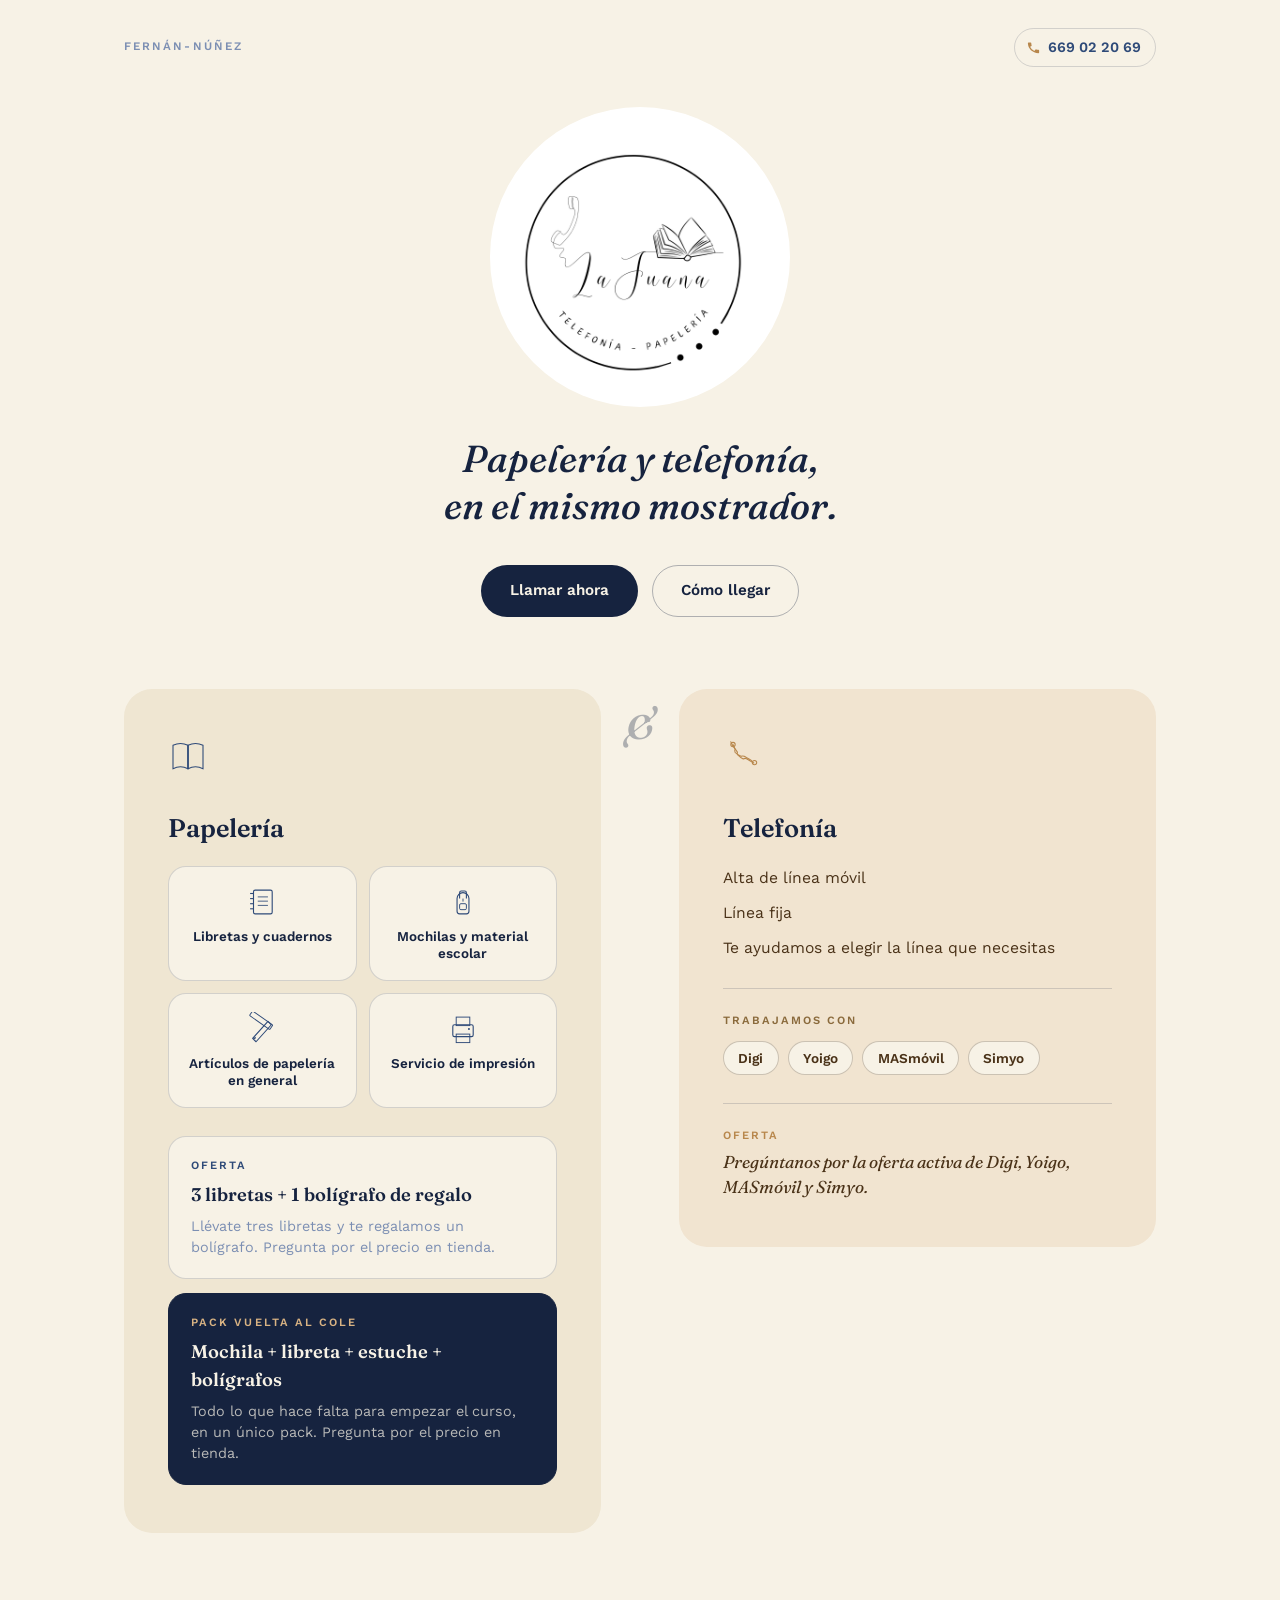
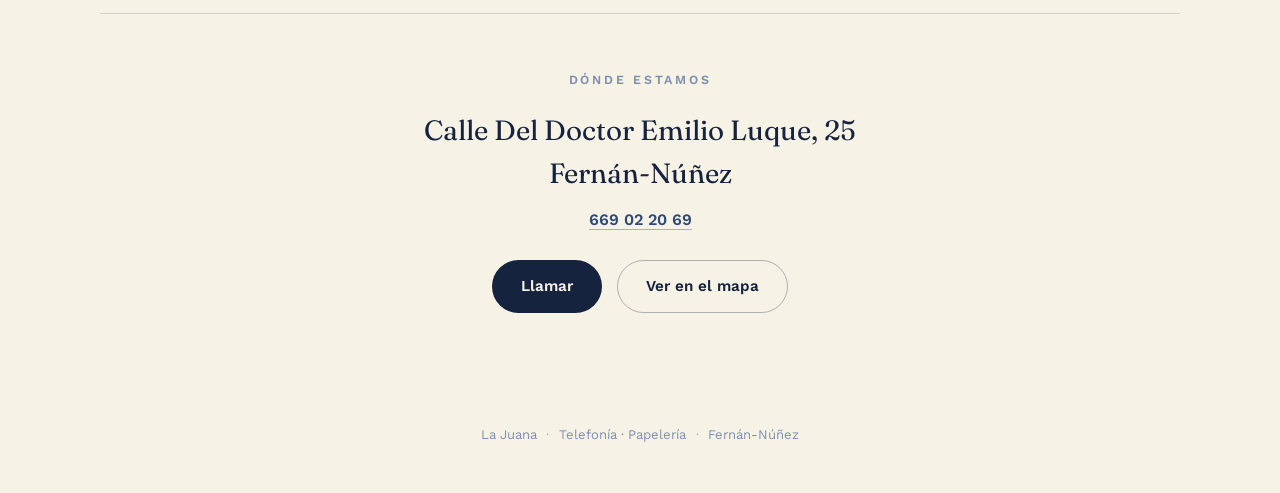
<file: la-juana/index.html>
<!DOCTYPE html>
<html lang="es">
<head>
  <meta charset="UTF-8">
  <meta name="viewport" content="width=device-width, initial-scale=1.0">
  <title>La Juana — Telefonía y Papelería en Fernán-Núñez</title>
  <meta name="description" content="La Juana: papelería y telefonía en el mismo mostrador. Libretas, material escolar, impresiones, alta de línea móvil y línea fija. Calle Del Doctor Emilio Luque, 25, Fernán-Núñez.">
  <!-- IMPORTANTE: rutas siempre relativas (./styles.css, no /styles.css).
       Esta página se sirve desde puntozerosl.es/la-juana/, no desde la raíz. -->
  <link rel="stylesheet" href="./styles.css">
  <link rel="preconnect" href="https://fonts.googleapis.com">
  <link rel="preconnect" href="https://fonts.gstatic.com" crossorigin>
  <link href="https://fonts.googleapis.com/css2?family=Fraunces:ital,opsz,wght@0,9..144,400;0,9..144,600;1,9..144,500&family=Work+Sans:wght@400;500;600&display=swap" rel="stylesheet">
</head>
<body>

  <header class="topbar">
    <span class="topbar__eyebrow">Fernán-Núñez</span>
    <a class="topbar__call" href="tel:+34669022069">
      <svg viewBox="0 0 24 24" class="icon-phone" aria-hidden="true"><path d="M6.6 10.8c1.4 2.8 3.8 5.2 6.6 6.6l2.2-2.2c.3-.3.7-.4 1-.2 1.1.4 2.3.6 3.6.6.6 0 1 .4 1 1V20c0 .6-.4 1-1 1C10.4 21 3 13.6 3 4.8c0-.6.4-1 1-1h3.4c.6 0 1 .4 1 1 0 1.3.2 2.5.6 3.6.1.4 0 .8-.2 1L6.6 10.8z" fill="currentColor"/></svg>
      669 02 20 69
    </a>
  </header>

  <main>
    <section class="hero">
      <div class="hero__mark">
        <img src="./logo.jpg" alt="La Juana — Telefonía · Papelería" class="hero__logo" width="1280" height="1280">
      </div>
      <p class="hero__tagline">Papelería y telefonía,<br>en el mismo mostrador.</p>
      <div class="hero__actions">
        <a class="btn btn--primary" href="tel:+34669022069">Llamar ahora</a>
        <a class="btn btn--ghost" href="https://www.google.com/maps/search/?api=1&query=Calle+Del+Doctor+Emilio+Luque+25+Fern%C3%A1n-N%C3%BAñez" target="_blank" rel="noopener">Cómo llegar</a>
      </div>
    </section>

    <section class="wings" aria-label="Nuestros dos mostradores">
      <div class="wings__col wings__col--papeleria">
        <svg viewBox="0 0 48 48" class="wings__icon" aria-hidden="true">
          <path d="M6 10c6-3 12-3 18 0v28c-6-3-12-3-18 0V10z" fill="none" stroke="currentColor" stroke-width="1.3"/>
          <path d="M42 10c-6-3-12-3-18 0v28c6-3 12-3 18 0V10z" fill="none" stroke="currentColor" stroke-width="1.3"/>
          <path d="M24 10v28" stroke="currentColor" stroke-width="1.3"/>
        </svg>
        <h2 class="wings__title">Papelería</h2>

        <!-- FOTOS PENDIENTES: cuando Dario mande fotos reales de los productos,
             sustituir cada <svg class="product-card__icon"> por <img src="./productos/xxx.jpg">
             manteniendo la clase product-card__icon en el contenedor. -->
        <ul class="products-grid">
          <li class="product-card">
            <svg viewBox="0 0 40 40" class="product-card__icon" aria-hidden="true">
              <rect x="10" y="6" width="22" height="28" rx="2" fill="none" stroke="currentColor" stroke-width="1.3"/>
              <line x1="10" y1="10" x2="6" y2="10" stroke="currentColor" stroke-width="1.3"/>
              <line x1="10" y1="16" x2="6" y2="16" stroke="currentColor" stroke-width="1.3"/>
              <line x1="10" y1="22" x2="6" y2="22" stroke="currentColor" stroke-width="1.3"/>
              <line x1="10" y1="28" x2="6" y2="28" stroke="currentColor" stroke-width="1.3"/>
              <line x1="15" y1="14" x2="27" y2="14" stroke="currentColor" stroke-width="1"/>
              <line x1="15" y1="19" x2="27" y2="19" stroke="currentColor" stroke-width="1"/>
              <line x1="15" y1="24" x2="27" y2="24" stroke="currentColor" stroke-width="1"/>
            </svg>
            <span>Libretas y cuadernos</span>
          </li>
          <li class="product-card">
            <svg viewBox="0 0 40 40" class="product-card__icon" aria-hidden="true">
              <path d="M13 16a7 7 0 0 1 14 0v15a3 3 0 0 1-3 3H16a3 3 0 0 1-3-3V16z" fill="none" stroke="currentColor" stroke-width="1.3"/>
              <path d="M16 16V9a2 2 0 0 1 2-2h4a2 2 0 0 1 2 2v7" fill="none" stroke="currentColor" stroke-width="1.3"/>
              <rect x="16" y="22" width="8" height="7" rx="1.5" fill="none" stroke="currentColor" stroke-width="1.1"/>
              <line x1="20" y1="16" x2="20" y2="19.5" stroke="currentColor" stroke-width="1.1"/>
            </svg>
            <span>Mochilas y material escolar</span>
          </li>
          <li class="product-card">
            <svg viewBox="0 0 40 40" class="product-card__icon" aria-hidden="true">
              <path d="M9 31 27 11l4 4L13 35z" fill="none" stroke="currentColor" stroke-width="1.3" stroke-linejoin="round"/>
              <path d="M9 31l3 1 1-3z" fill="currentColor" stroke="none"/>
              <rect x="4.5" y="6.5" width="29" height="6.5" rx="1" transform="rotate(35 19 9.75)" fill="none" stroke="currentColor" stroke-width="1.1"/>
            </svg>
            <span>Artículos de papelería en general</span>
          </li>
          <li class="product-card">
            <svg viewBox="0 0 40 40" class="product-card__icon" aria-hidden="true">
              <rect x="12" y="6" width="16" height="10" fill="none" stroke="currentColor" stroke-width="1.1"/>
              <rect x="8" y="15" width="24" height="14" rx="2" fill="none" stroke="currentColor" stroke-width="1.3"/>
              <rect x="12" y="26" width="16" height="10" fill="none" stroke="currentColor" stroke-width="1.1"/>
              <circle cx="27" cy="20" r="1.2" fill="currentColor" stroke="none"/>
            </svg>
            <span>Servicio de impresión</span>
          </li>
        </ul>

        <div class="wings__offers">
          <div class="offer-card">
            <span class="offer-card__eyebrow">Oferta</span>
            <p class="offer-card__title">3 libretas + 1 bolígrafo de regalo</p>
            <!-- PRECIO PENDIENTE: sustituir por el precio real cuando Dario lo confirme -->
            <p class="offer-card__text">Llévate tres libretas y te regalamos un bolígrafo. Pregunta por el precio en tienda.</p>
          </div>
          <div class="offer-card offer-card--featured">
            <span class="offer-card__eyebrow">Pack Vuelta al Cole</span>
            <p class="offer-card__title">Mochila + libreta + estuche + bolígrafos</p>
            <!-- PRECIO PENDIENTE: confirmar contenido exacto del pack y precio real -->
            <p class="offer-card__text">Todo lo que hace falta para empezar el curso, en un único pack. Pregunta por el precio en tienda.</p>
          </div>
        </div>
      </div>

      <div class="wings__divider" aria-hidden="true">
        <span class="wings__amp">&amp;</span>
      </div>

      <div class="wings__col wings__col--telefonia">
        <svg viewBox="0 0 48 48" class="wings__icon" aria-hidden="true">
          <path d="M14 8c1.5 4 3 7 5.5 9.5-1 2-1 2 0 4 2.5 2.5 5.5 4 7.5 5 2-1 2-1 4 0 2.5 1.5 5.5 3 9.5 5.5" fill="none" stroke="currentColor" stroke-width="1.3" stroke-linecap="round" transform="translate(-4,-2) scale(0.95)"/>
          <path d="M12 9c1.3 3.6 3 6.7 5.3 9.2-.7 1.6-.5 2.3.4 3.3 2.2 2.3 4.7 3.9 6.6 4.8 1.7-.9 2.4-1 3.9-.1 2.7 1.6 5.6 3 8.8 4.9" fill="none" stroke="currentColor" stroke-width="1.3" stroke-linecap="round"/>
          <circle cx="12" cy="9" r="2.6" fill="none" stroke="currentColor" stroke-width="1.3"/>
          <circle cx="37.8" cy="30.7" r="2.6" fill="none" stroke="currentColor" stroke-width="1.3"/>
        </svg>
        <h2 class="wings__title">Telefonía</h2>
        <ul class="wings__list">
          <li>Alta de línea móvil</li>
          <li>Línea fija</li>
          <li>Te ayudamos a elegir la línea que necesitas</li>
        </ul>
        <div class="wings__operators">
          <span class="wings__operators-label">Trabajamos con</span>
          <ul class="wings__operator-list">
            <li>Digi</li>
            <li>Yoigo</li>
            <li>MASmóvil</li>
            <li>Simyo</li>
          </ul>
        </div>
        <div class="wings__offer wings__offer--telefonia">
          <span class="wings__offer-eyebrow">Oferta</span>
          <!-- PRECIO PENDIENTE: sustituir por la operadora y la tarifa real cuando Dario lo confirme -->
          <p class="wings__offer-text">Pregúntanos por la oferta activa de Digi, Yoigo, MASmóvil y Simyo.</p>
        </div>
      </div>
    </section>

    <section class="find">
      <h2 class="find__title">Dónde estamos</h2>
      <p class="find__address">Calle Del Doctor Emilio Luque, 25<br>Fernán-Núñez</p>
      <p class="find__phone"><a href="tel:+34669022069">669 02 20 69</a></p>
      <div class="find__actions">
        <a class="btn btn--primary" href="tel:+34669022069">Llamar</a>
        <a class="btn btn--ghost" href="https://www.google.com/maps/search/?api=1&query=Calle+Del+Doctor+Emilio+Luque+25+Fern%C3%A1n-N%C3%BAñez" target="_blank" rel="noopener">Ver en el mapa</a>
      </div>
    </section>
  </main>

  <footer class="footer">
    <span>La Juana</span>
    <span class="footer__dot" aria-hidden="true">&middot;</span>
    <span>Telefonía · Papelería</span>
    <span class="footer__dot" aria-hidden="true">&middot;</span>
    <span>Fernán-Núñez</span>
  </footer>

</body>
</html>
</file>
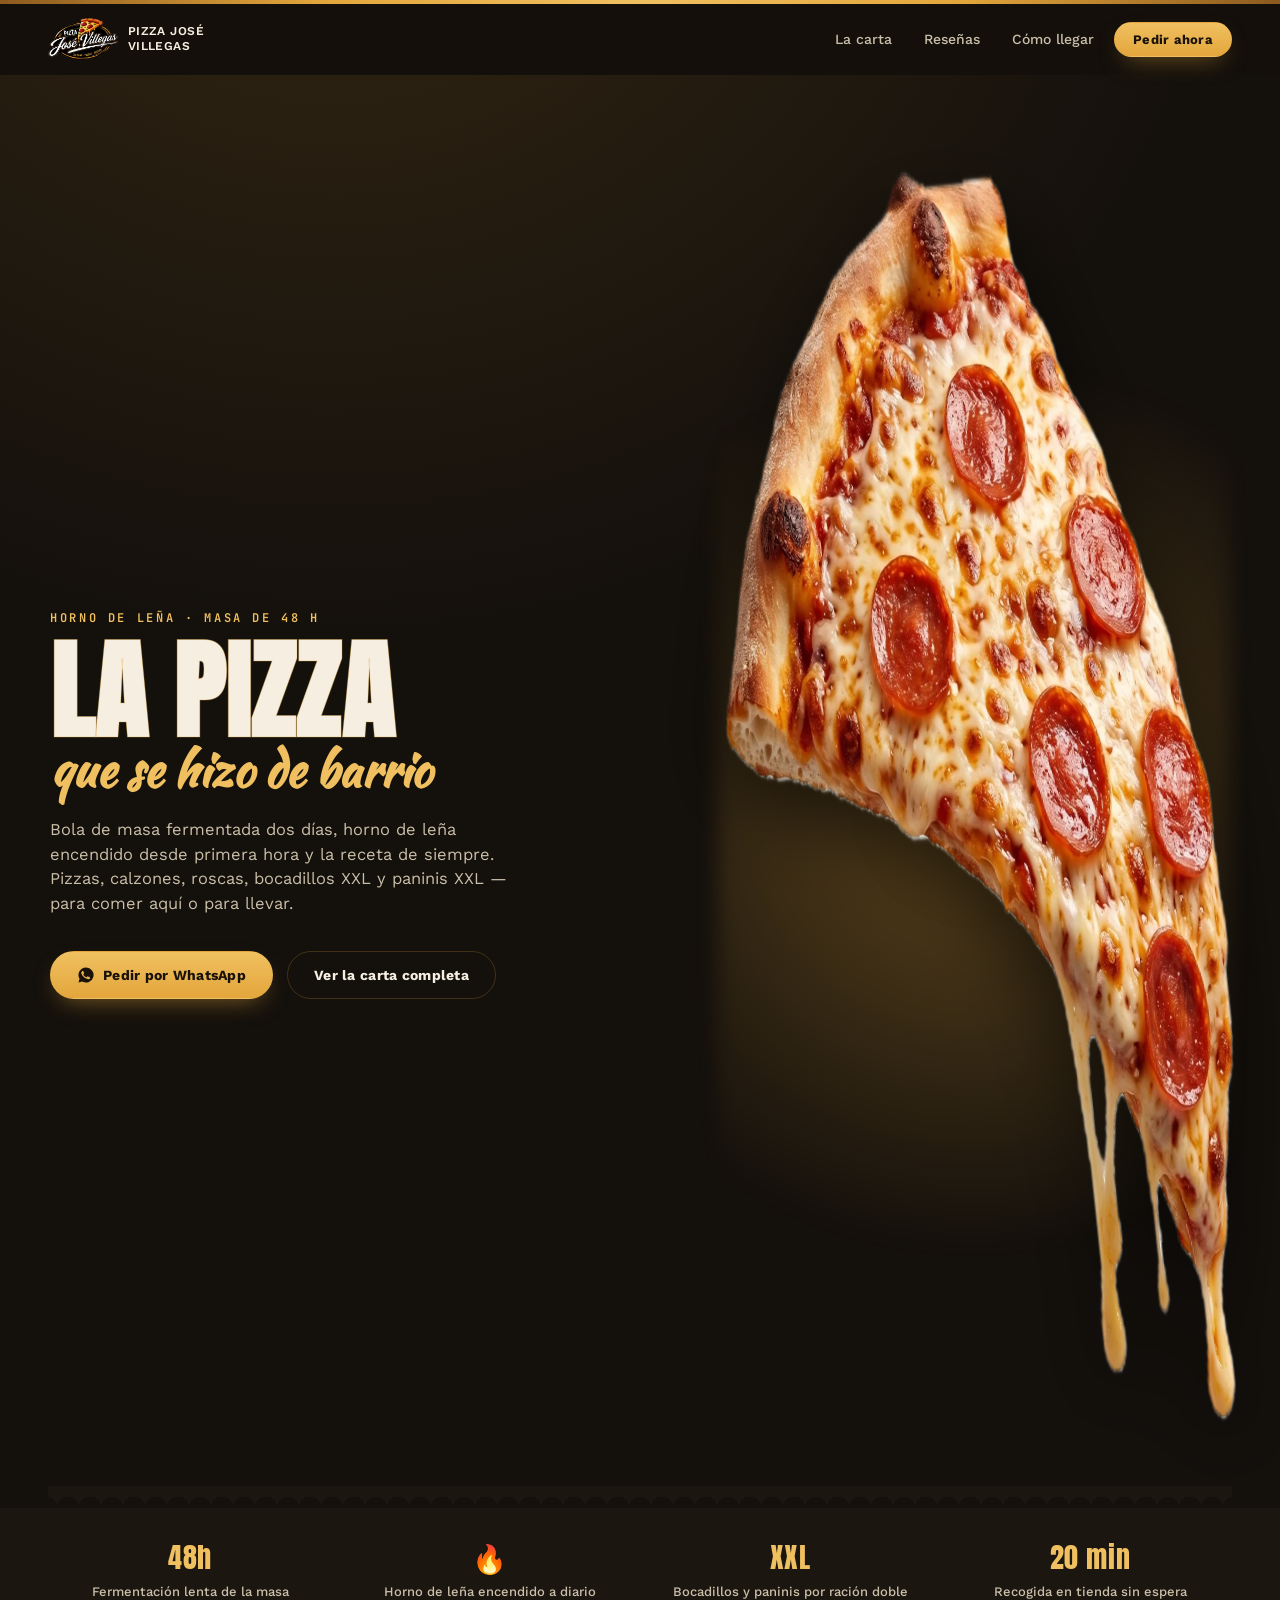
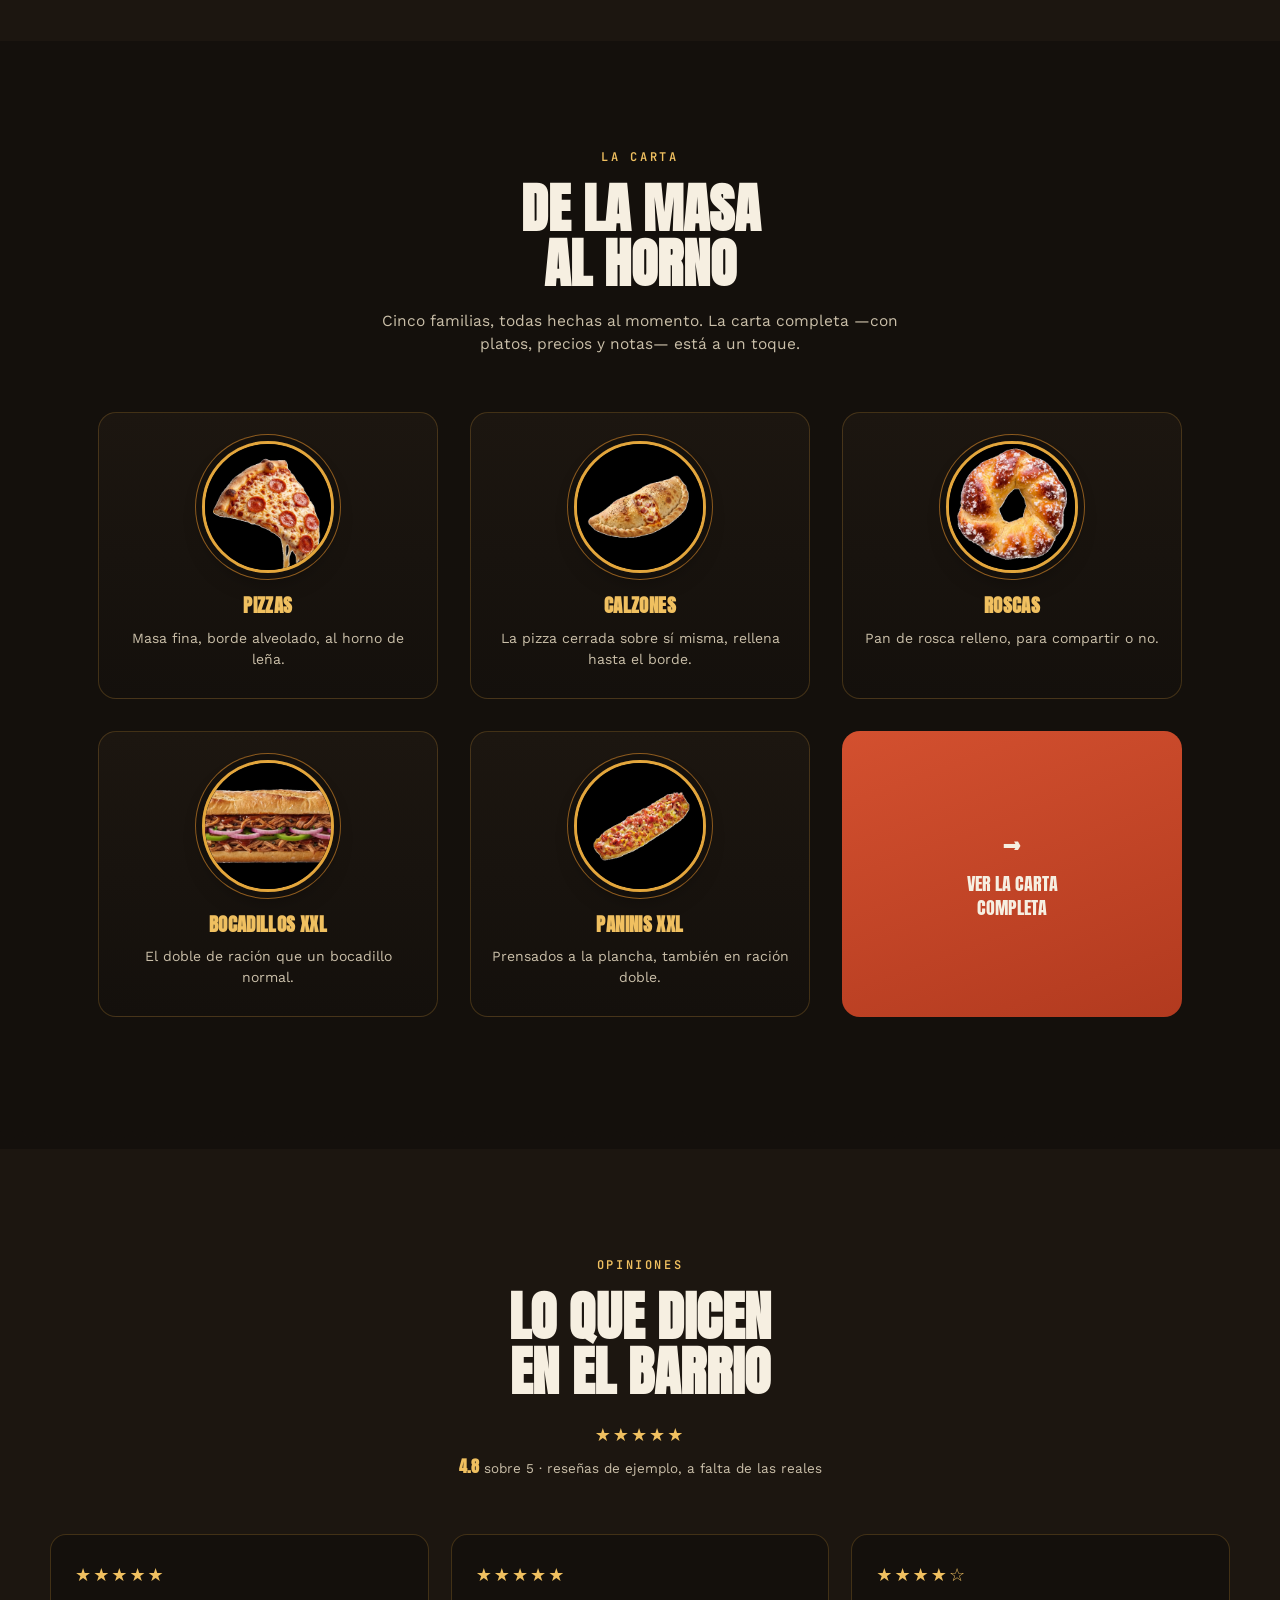
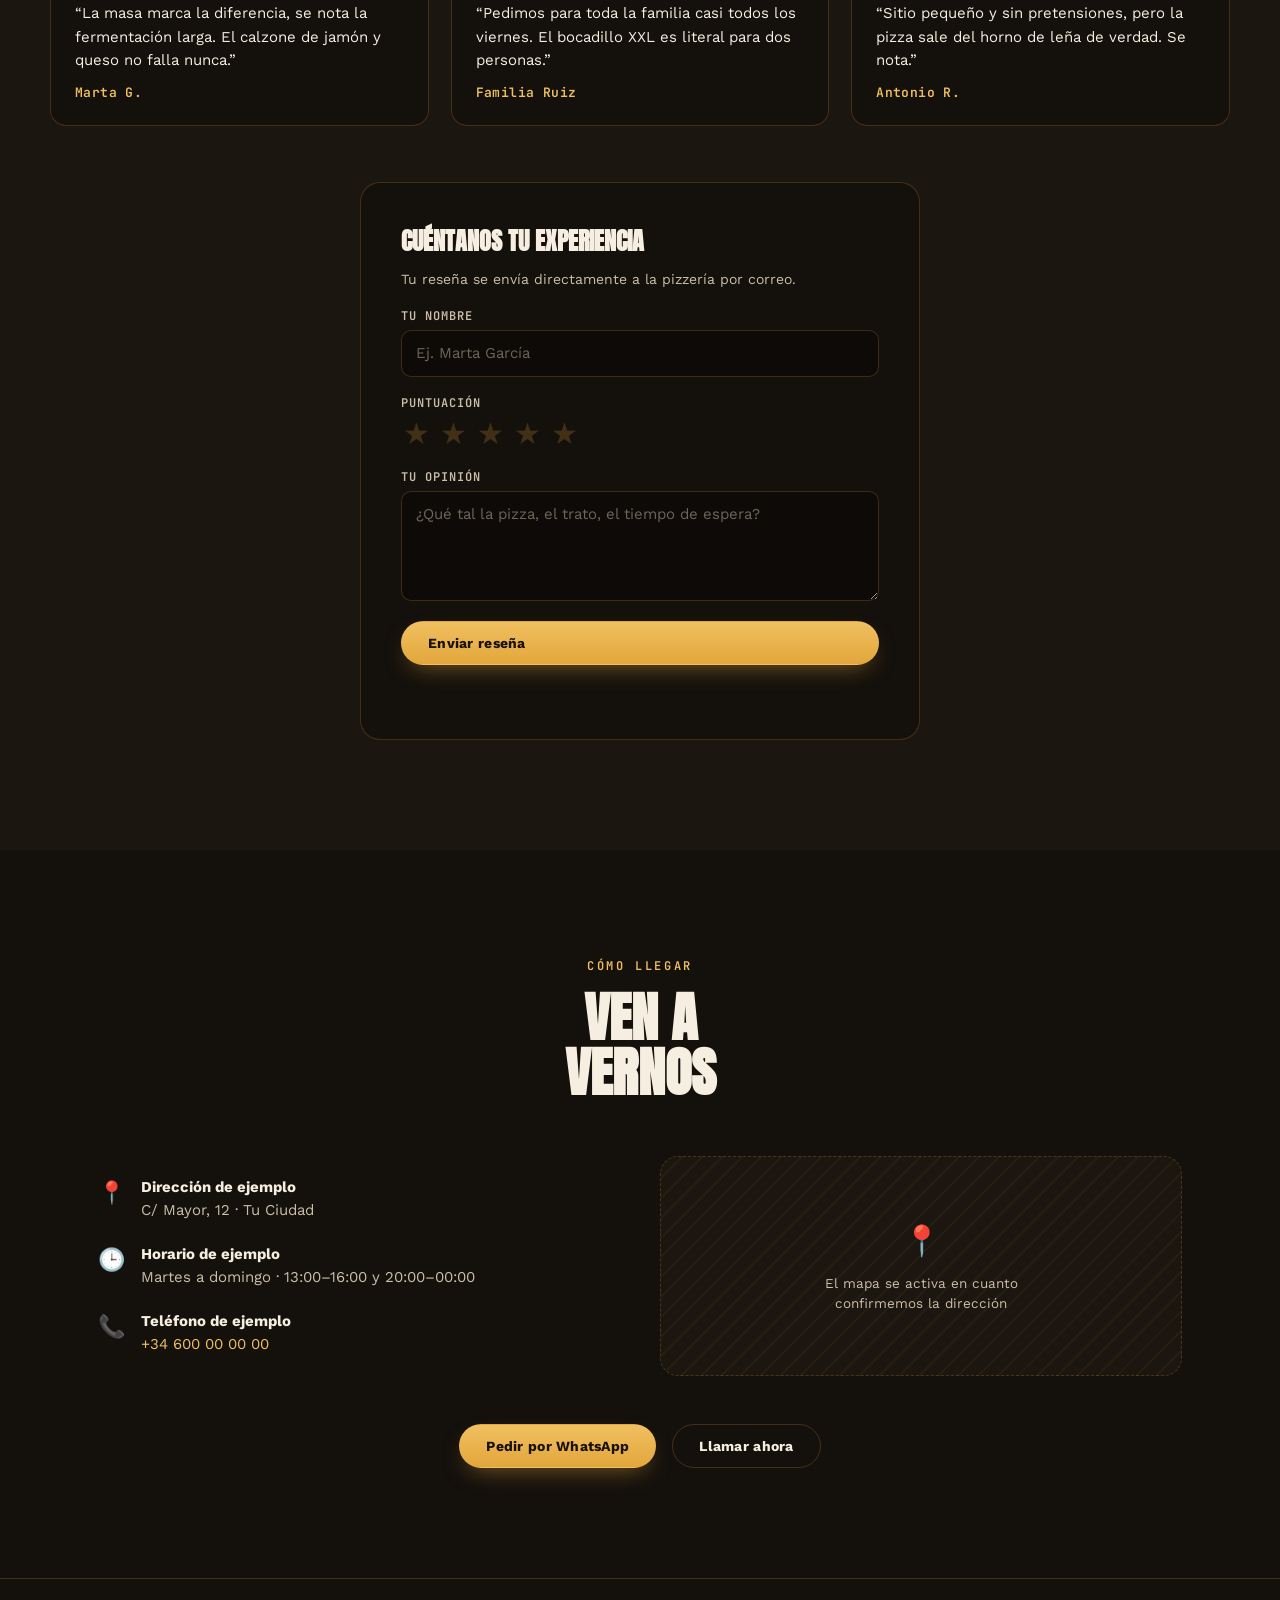
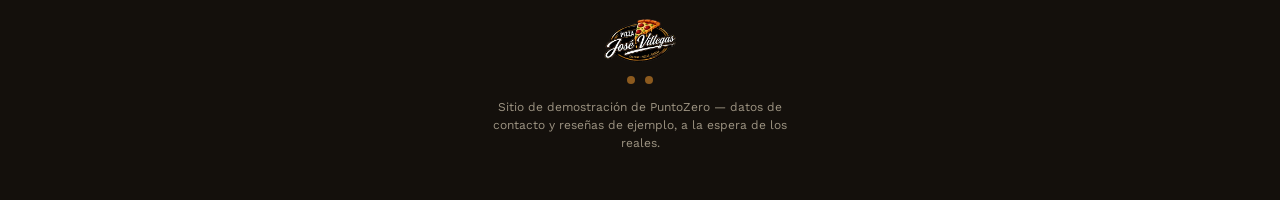
<file: pizza-jose-villegas/index.html>
<!DOCTYPE html>
<html lang="es">
<head>
<meta charset="UTF-8">
<meta name="viewport" content="width=device-width, initial-scale=1">
<title>Pizza José Villegas — Pizzería de horno de leña</title>
<meta name="description" content="Pizza José Villegas: pizzas, calzones, roscas, bocadillos XXL y paninis XXL de horno de leña. Pide ahora o ven a probarlo.">
<link rel="icon" href="./img/logo-sm.webp">
<link rel="preconnect" href="https://fonts.googleapis.com">
<link rel="preconnect" href="https://fonts.gstatic.com" crossorigin>
<link href="https://fonts.googleapis.com/css2?family=Anton&family=Kaushan+Script&family=JetBrains+Mono:wght@400;600&family=Work+Sans:wght@400;500;600;700&display=swap" rel="stylesheet">
<link rel="stylesheet" href="./styles.css">
</head>
<body>

<div class="topline" aria-hidden="true"></div>

<header class="site-header" id="site-header">
  <a class="brand" href="#top">
    <img src="./img/logo-sm.webp" alt="" width="72" height="43" class="brand-logo">
    <span class="brand-name">Pizza José<br>Villegas</span>
  </a>
  <nav class="nav" aria-label="Navegación principal">
    <a href="#carta">La carta</a>
    <a href="#resenas">Reseñas</a>
    <a href="#contacto">Cómo llegar</a>
  </nav>
  <a class="btn btn-gold btn-sm header-cta" href="https://wa.me/34600000000?text=Hola%2C%20quiero%20hacer%20un%20pedido" target="_blank" rel="noopener">Pedir ahora</a>
</header>

<main id="top">

  <!-- ============ HERO ============ -->
  <section class="hero">
    <div class="hero-glow" aria-hidden="true"></div>
    <div class="hero-inner">
      <div class="hero-copy reveal">
        <p class="eyebrow">Horno de leña · masa de 48&nbsp;h</p>
        <h1 class="hero-title">
          <span class="block">LA PIZZA</span>
          <span class="script">que se hizo de barrio</span>
        </h1>
        <p class="hero-text">
          Bola de masa fermentada dos días, horno de leña encendido desde
          primera hora y la receta de siempre. Pizzas, calzones, roscas,
          bocadillos XXL y paninis XXL — para comer aquí o para llevar.
        </p>
        <div class="hero-actions">
          <a class="btn btn-gold" href="https://wa.me/34600000000?text=Hola%2C%20quiero%20hacer%20un%20pedido" target="_blank" rel="noopener">
            <svg viewBox="0 0 24 24" width="18" height="18" aria-hidden="true"><path fill="currentColor" d="M12 2a10 10 0 0 0-8.6 15.1L2 22l5-1.4A10 10 0 1 0 12 2Zm5.7 14.2c-.2.7-1.4 1.3-2 1.4-.5.1-1.2.2-3.6-.8-3-1.2-4.9-4.2-5.1-4.4-.1-.2-1.2-1.6-1.2-3s.7-2.1 1-2.4c.2-.3.5-.3.7-.3h.5c.2 0 .4 0 .6.5.2.5.7 1.8.8 1.9.1.2.1.4 0 .6-.6 1.2-1.2 1.1-.7 2 1 1.9 2 2.6 3.6 3.4.3.1.5.1.6-.1.2-.2.7-.8.9-1.1.2-.3.4-.2.7-.1.3.1 1.8.9 2.1 1 .3.2.5.2.6.3.1.2.1.9-.1 1.6Z"/></svg>
            Pedir por WhatsApp
          </a>
          <a class="btn btn-outline" href="../pizzeria-villegas/">Ver la carta completa</a>
        </div>
      </div>
      <div class="hero-visual reveal" aria-hidden="true">
        <div class="hero-visual-glow"></div>
        <img src="./img/pizza-float.webp" alt="" class="hero-pizza" width="1100" height="1281">
      </div>
    </div>
    <div class="scallop scallop-down" aria-hidden="true"></div>
  </section>

  <!-- ============ TRUST STRIP ============ -->
  <section class="trust">
    <ul class="trust-list">
      <li><span class="trust-num">48h</span>Fermentación lenta de la masa</li>
      <li><span class="trust-num">🔥</span>Horno de leña encendido a diario</li>
      <li><span class="trust-num">XXL</span>Bocadillos y paninis por ración doble</li>
      <li><span class="trust-num">20&nbsp;min</span>Recogida en tienda sin espera</li>
    </ul>
  </section>

  <!-- ============ CARTA ============ -->
  <section class="section" id="carta">
    <div class="section-head reveal">
      <p class="eyebrow">La carta</p>
      <h2 class="section-title">De la masa<br>al horno</h2>
      <p class="section-sub">Cinco familias, todas hechas al momento. La carta completa —con platos, precios y notas— está a un toque.</p>
    </div>

    <div class="menu-grid">
      <article class="menu-card reveal">
        <div class="menu-card-frame"><img src="./img/pizza.webp" alt="Porción de pizza de pepperoni recién horneada" loading="lazy" width="700" height="700"></div>
        <h3>Pizzas</h3>
        <p>Masa fina, borde alveolado, al horno de leña.</p>
      </article>
      <article class="menu-card reveal">
        <div class="menu-card-frame"><img src="./img/calzone.webp" alt="Calzone relleno recién horneado" loading="lazy" width="700" height="700"></div>
        <h3>Calzones</h3>
        <p>La pizza cerrada sobre sí misma, rellena hasta el borde.</p>
      </article>
      <article class="menu-card reveal">
        <div class="menu-card-frame"><img src="./img/rosca.webp" alt="Rosca de pan rellena" loading="lazy" width="700" height="700"></div>
        <h3>Roscas</h3>
        <p>Pan de rosca relleno, para compartir o no.</p>
      </article>
      <article class="menu-card reveal">
        <div class="menu-card-frame"><img src="./img/bocadillo.webp" alt="Bocadillo XXL" loading="lazy" width="700" height="700"></div>
        <h3>Bocadillos XXL</h3>
        <p>El doble de ración que un bocadillo normal.</p>
      </article>
      <article class="menu-card reveal">
        <div class="menu-card-frame"><img src="./img/panini.webp" alt="Panini XXL a la plancha" loading="lazy" width="700" height="700"></div>
        <h3>Paninis XXL</h3>
        <p>Prensados a la plancha, también en ración doble.</p>
      </article>
      <article class="menu-card menu-card-cta reveal">
        <a href="../pizzeria-villegas/" class="menu-card-cta-inner">
          <span class="menu-card-cta-icon" aria-hidden="true">→</span>
          <span>Ver la carta<br>completa</span>
        </a>
      </article>
    </div>
  </section>

  <div class="scallop" aria-hidden="true"></div>

  <!-- ============ RESEÑAS ============ -->
  <section class="section section-dark" id="resenas">
    <div class="section-head reveal">
      <p class="eyebrow">Opiniones</p>
      <h2 class="section-title">Lo que dicen<br>en el barrio</h2>
      <div class="rating-badge">
        <div class="stars" aria-hidden="true">★★★★★</div>
        <p><strong>4.8</strong> sobre 5 · reseñas de ejemplo, a falta de las reales</p>
      </div>
    </div>

    <div class="reviews-grid">
      <blockquote class="review-card reveal">
        <div class="stars" aria-hidden="true">★★★★★</div>
        <p>&ldquo;La masa marca la diferencia, se nota la fermentación larga. El calzone de jamón y queso no falla nunca.&rdquo;</p>
        <cite>Marta G.</cite>
      </blockquote>
      <blockquote class="review-card reveal">
        <div class="stars" aria-hidden="true">★★★★★</div>
        <p>&ldquo;Pedimos para toda la familia casi todos los viernes. El bocadillo XXL es literal para dos personas.&rdquo;</p>
        <cite>Familia Ruiz</cite>
      </blockquote>
      <blockquote class="review-card reveal">
        <div class="stars" aria-hidden="true">★★★★☆</div>
        <p>&ldquo;Sitio pequeño y sin pretensiones, pero la pizza sale del horno de leña de verdad. Se nota.&rdquo;</p>
        <cite>Antonio R.</cite>
      </blockquote>
    </div>

    <form class="review-form reveal" id="review-form" novalidate>
      <h3>Cuéntanos tu experiencia</h3>
      <p class="review-form-sub">Tu reseña se envía directamente a la pizzería por correo.</p>

      <div class="field">
        <label for="rf-name">Tu nombre</label>
        <input type="text" id="rf-name" name="name" placeholder="Ej. Marta García" required autocomplete="name">
      </div>

      <div class="field">
        <label id="rf-rating-label">Puntuación</label>
        <div class="star-picker" role="radiogroup" aria-labelledby="rf-rating-label" id="star-picker">
          <button type="button" class="star-btn" data-value="1" role="radio" aria-checked="false" aria-label="1 estrella">★</button>
          <button type="button" class="star-btn" data-value="2" role="radio" aria-checked="false" aria-label="2 estrellas">★</button>
          <button type="button" class="star-btn" data-value="3" role="radio" aria-checked="false" aria-label="3 estrellas">★</button>
          <button type="button" class="star-btn" data-value="4" role="radio" aria-checked="false" aria-label="4 estrellas">★</button>
          <button type="button" class="star-btn" data-value="5" role="radio" aria-checked="false" aria-label="5 estrellas">★</button>
        </div>
        <input type="hidden" id="rf-rating" name="rating" value="0">
      </div>

      <div class="field">
        <label for="rf-comment">Tu opinión</label>
        <textarea id="rf-comment" name="comment" rows="4" placeholder="¿Qué tal la pizza, el trato, el tiempo de espera?" required></textarea>
      </div>

      <button type="submit" class="btn btn-gold">Enviar reseña</button>
      <p class="review-form-note" id="review-form-note" role="status" aria-live="polite"></p>
    </form>
  </section>

  <!-- ============ CONTACTO ============ -->
  <section class="section" id="contacto">
    <div class="section-head reveal">
      <p class="eyebrow">Cómo llegar</p>
      <h2 class="section-title">Ven a<br>vernos</h2>
    </div>

    <div class="contact-grid">
      <ul class="contact-list reveal">
        <li>
          <span class="contact-icon" aria-hidden="true">📍</span>
          <div><strong>Dirección de ejemplo</strong><br>C/ Mayor, 12 · Tu Ciudad</div>
        </li>
        <li>
          <span class="contact-icon" aria-hidden="true">🕒</span>
          <div><strong>Horario de ejemplo</strong><br>Martes a domingo · 13:00–16:00 y 20:00–00:00</div>
        </li>
        <li>
          <span class="contact-icon" aria-hidden="true">📞</span>
          <div><strong>Teléfono de ejemplo</strong><br><a href="tel:+34600000000">+34 600 00 00 00</a></div>
        </li>
      </ul>

      <div class="map-placeholder reveal" role="img" aria-label="Mapa de ubicación pendiente de confirmar">
        <span class="map-pin" aria-hidden="true">📍</span>
        <p>El mapa se activa en cuanto confirmemos la dirección</p>
      </div>
    </div>

    <div class="contact-actions reveal">
      <a class="btn btn-gold" href="https://wa.me/34600000000?text=Hola%2C%20quiero%20hacer%20un%20pedido" target="_blank" rel="noopener">Pedir por WhatsApp</a>
      <a class="btn btn-outline" href="tel:+34600000000">Llamar ahora</a>
    </div>
  </section>

</main>

<footer class="site-footer">
  <img src="./img/logo-sm.webp" alt="Pizza José Villegas" width="72" height="43">
  <div class="footer-social" aria-hidden="true">
    <span class="social-dot"></span>
    <span class="social-dot"></span>
  </div>
  <p class="footer-note">Sitio de demostración de PuntoZero — datos de contacto y reseñas de ejemplo, a la espera de los reales.</p>
</footer>

<script src="./script.js"></script>
</body>
</html>
</file>
<file: la-juana/styles.css>
/* La Juana — Telefonía · Papelería — Fernán-Núñez
   Paleta: azul tinta (papelería/pluma) + latón cálido (telefonía de toda la vida),
   sobre fondo color papel. Ver SKILL landing-pages para convención de despliegue. */

:root {
  --paper: #F7F2E6;
  --paper-deep: #EFE6D2;
  --ink-900: #16233F;
  --ink-700: #2E4A78;
  --ink-400: #7C8FB3;
  --ink-100: #E7ECF6;
  --brass: #B8874C;
  --brass-100: #F1E4D0;
  --line: rgba(22, 35, 63, 0.16);
  --line-strong: rgba(22, 35, 63, 0.32);

  --font-display: 'Fraunces', 'Iowan Old Style', 'Georgia', serif;
  --font-body: 'Work Sans', 'Helvetica Neue', Arial, sans-serif;

  --max-w: 1080px;
}

* { box-sizing: border-box; }

html {
  scroll-behavior: smooth;
}

@media (prefers-reduced-motion: reduce) {
  html { scroll-behavior: auto; }
  *, *::before, *::after {
    animation-duration: 0.01ms !important;
    animation-iteration-count: 1 !important;
    transition-duration: 0.01ms !important;
    scroll-behavior: auto !important;
  }
}

body {
  margin: 0;
  background: var(--paper);
  color: var(--ink-900);
  font-family: var(--font-body);
  font-size: 16px;
  line-height: 1.55;
  -webkit-font-smoothing: antialiased;
}

a { color: inherit; }

img { max-width: 100%; display: block; }

:focus-visible {
  outline: 2px solid var(--ink-700);
  outline-offset: 3px;
}

/* ---------- Topbar ---------- */

.topbar {
  max-width: var(--max-w);
  margin: 0 auto;
  padding: 1.75rem 1.5rem 0;
  display: flex;
  align-items: center;
  justify-content: space-between;
}

.topbar__eyebrow {
  font-family: var(--font-body);
  font-size: 0.72rem;
  font-weight: 600;
  letter-spacing: 0.18em;
  text-transform: uppercase;
  color: var(--ink-400);
}

.topbar__call {
  display: inline-flex;
  align-items: center;
  gap: 0.4rem;
  text-decoration: none;
  font-weight: 600;
  font-size: 0.9rem;
  color: var(--ink-700);
  border: 1px solid var(--line);
  border-radius: 999px;
  padding: 0.45rem 0.9rem 0.45rem 0.7rem;
  transition: background 0.2s ease, border-color 0.2s ease;
}

.topbar__call:hover {
  background: var(--ink-100);
  border-color: var(--line-strong);
}

.icon-phone {
  width: 15px;
  height: 15px;
  color: var(--brass);
}

/* ---------- Hero ---------- */

.hero {
  max-width: var(--max-w);
  margin: 0 auto;
  padding: 2.5rem 1.5rem 4.5rem;
  text-align: center;
}

.hero__mark {
  width: min(300px, 62vw);
  margin: 0 auto 1.75rem;
  animation: mark-in 1s cubic-bezier(0.22, 1, 0.36, 1) both;
}

@keyframes mark-in {
  from { opacity: 0; transform: scale(0.92); }
  to { opacity: 1; transform: scale(1); }
}

.hero__logo {
  width: 100%;
  height: auto;
  border-radius: 50%;
  mix-blend-mode: multiply;
}

.hero__tagline {
  font-family: var(--font-display);
  font-optical-sizing: auto;
  font-weight: 500;
  font-style: italic;
  font-size: clamp(1.5rem, 1.1rem + 1.6vw, 2.35rem);
  line-height: 1.25;
  color: var(--ink-900);
  margin: 0 auto 2.25rem;
  max-width: 20ch;
}

.hero__actions {
  display: flex;
  gap: 0.9rem;
  justify-content: center;
  flex-wrap: wrap;
}

.btn {
  display: inline-flex;
  align-items: center;
  justify-content: center;
  font-family: var(--font-body);
  font-weight: 600;
  font-size: 0.95rem;
  text-decoration: none;
  border-radius: 999px;
  padding: 0.85rem 1.75rem;
  border: 1px solid transparent;
  transition: transform 0.15s ease, background 0.2s ease, border-color 0.2s ease, color 0.2s ease;
}

.btn:hover { transform: translateY(-1px); }

.btn--primary {
  background: var(--ink-900);
  color: var(--paper);
}

.btn--primary:hover { background: var(--ink-700); }

.btn--ghost {
  background: transparent;
  color: var(--ink-900);
  border-color: var(--line-strong);
}

.btn--ghost:hover {
  background: var(--ink-100);
  border-color: var(--ink-700);
}

/* ---------- Wings (Papelería & Telefonía) ---------- */

.wings {
  max-width: var(--max-w);
  margin: 0 auto;
  padding: 0 1.5rem 5rem;
  display: grid;
  grid-template-columns: 1fr;
  gap: 2.5rem;
  align-items: start;
  text-align: center;
}

.wings__col {
  padding: 2.5rem 1.75rem;
  border-radius: 28px;
  background: var(--paper-deep);
}

.wings__col--papeleria { color: var(--ink-900); }
.wings__col--telefonia {
  background: var(--brass-100);
}

.wings__icon {
  width: 40px;
  height: 40px;
  margin: 0 auto 1.25rem;
}

.wings__col--papeleria .wings__icon { color: var(--ink-700); }
.wings__col--telefonia .wings__icon { color: var(--brass); }

.wings__title {
  font-family: var(--font-display);
  font-weight: 600;
  font-size: 1.6rem;
  margin: 0 0 1.1rem;
}

.wings__list {
  list-style: none;
  margin: 0;
  padding: 0;
  display: flex;
  flex-direction: column;
  gap: 0.65rem;
  font-size: 0.98rem;
  color: var(--ink-900);
}

.wings__col--telefonia .wings__list { color: #4A3218; }

/* ---------- Productos (papelería) ---------- */

.products-grid {
  list-style: none;
  margin: 0;
  padding: 0;
  display: grid;
  grid-template-columns: repeat(2, 1fr);
  gap: 0.75rem;
}

.product-card {
  display: flex;
  flex-direction: column;
  align-items: center;
  text-align: center;
  gap: 0.55rem;
  padding: 1.1rem 0.75rem;
  background: var(--paper);
  border: 1px solid var(--line);
  border-radius: 18px;
}

.product-card__icon {
  width: 34px;
  height: 34px;
  color: var(--ink-700);
}

.product-card span {
  font-size: 0.84rem;
  font-weight: 600;
  line-height: 1.3;
  color: var(--ink-900);
}

/* ---------- Tarjetas de oferta ---------- */

.wings__offers {
  margin-top: 1.75rem;
  display: grid;
  gap: 0.9rem;
}

.offer-card {
  padding: 1.25rem 1.4rem;
  border-radius: 18px;
  background: var(--paper);
  border: 1px solid var(--line);
  text-align: left;
}

.offer-card__eyebrow {
  display: block;
  font-size: 0.7rem;
  font-weight: 600;
  letter-spacing: 0.18em;
  text-transform: uppercase;
  color: var(--ink-700);
  margin-bottom: 0.4rem;
}

.offer-card__title {
  margin: 0 0 0.4rem;
  font-family: var(--font-display);
  font-weight: 600;
  font-size: 1.15rem;
  color: var(--ink-900);
}

.offer-card__text {
  margin: 0;
  font-size: 0.9rem;
  line-height: 1.45;
  color: var(--ink-400);
}

.offer-card--featured {
  background: var(--ink-900);
  border-color: var(--ink-900);
}

.offer-card--featured .offer-card__eyebrow { color: #D9B383; }
.offer-card--featured .offer-card__title { color: var(--paper); }
.offer-card--featured .offer-card__text { color: rgba(247, 242, 230, 0.72); }

/* ---------- Ofertas y operadoras (telefonía) ---------- */

.wings__offer {
  margin-top: 1.75rem;
  padding-top: 1.4rem;
  border-top: 1px solid var(--line);
}

.wings__offer-eyebrow {
  display: block;
  font-size: 0.7rem;
  font-weight: 600;
  letter-spacing: 0.18em;
  text-transform: uppercase;
  color: var(--ink-700);
  margin-bottom: 0.4rem;
}

.wings__offer--telefonia .wings__offer-eyebrow { color: var(--brass); }

.wings__offer-text {
  margin: 0;
  font-family: var(--font-display);
  font-style: italic;
  font-size: 1.08rem;
  line-height: 1.4;
  color: var(--ink-900);
}

.wings__col--telefonia .wings__offer-text { color: #4A3218; }

.wings__operators {
  margin-top: 1.75rem;
  padding-top: 1.4rem;
  border-top: 1px solid var(--line);
}

.wings__operators-label {
  display: block;
  font-size: 0.7rem;
  font-weight: 600;
  letter-spacing: 0.18em;
  text-transform: uppercase;
  color: #8A6A3C;
  margin-bottom: 0.75rem;
}

.wings__operator-list {
  list-style: none;
  margin: 0;
  padding: 0;
  display: flex;
  flex-wrap: wrap;
  justify-content: center;
  gap: 0.55rem;
}

.wings__operator-list li {
  font-family: var(--font-body);
  font-weight: 600;
  font-size: 0.85rem;
  color: #4A3218;
  background: var(--paper);
  border: 1px solid rgba(74, 50, 24, 0.25);
  border-radius: 999px;
  padding: 0.35rem 0.9rem;
}

.wings__divider {
  display: flex;
  align-items: center;
  justify-content: center;
}

.wings__amp {
  font-family: var(--font-display);
  font-style: italic;
  font-weight: 500;
  font-size: 2.75rem;
  color: var(--line-strong);
}

@media (min-width: 780px) {
  .wings {
    grid-template-columns: 1fr auto 1fr;
    gap: 1.5rem;
  }
  .wings__col { text-align: left; padding: 3rem 2.75rem; }
  .wings__icon { margin: 0 0 1.5rem; }
  .wings__operator-list { justify-content: flex-start; }
}

/* ---------- Find us ---------- */

.find {
  max-width: var(--max-w);
  margin: 0 auto;
  padding: 0 1.5rem 5rem;
  text-align: center;
  border-top: 1px solid var(--line);
  padding-top: 3.5rem;
}

.find__title {
  font-family: var(--font-body);
  font-size: 0.78rem;
  font-weight: 600;
  letter-spacing: 0.22em;
  text-transform: uppercase;
  color: var(--ink-400);
  margin: 0 0 1.25rem;
}

.find__address {
  font-family: var(--font-display);
  font-size: clamp(1.3rem, 1.1rem + 0.8vw, 1.75rem);
  margin: 0 0 0.75rem;
}

.find__phone {
  margin: 0 0 1.75rem;
}

.find__phone a {
  text-decoration: none;
  color: var(--ink-700);
  font-weight: 600;
  border-bottom: 1px solid var(--line-strong);
}

.find__phone a:hover { color: var(--brass); border-color: var(--brass); }

.find__actions {
  display: flex;
  gap: 0.9rem;
  justify-content: center;
  flex-wrap: wrap;
}

/* ---------- Footer ---------- */

.footer {
  max-width: var(--max-w);
  margin: 0 auto;
  padding: 2rem 1.5rem 3rem;
  display: flex;
  gap: 0.6rem;
  justify-content: center;
  flex-wrap: wrap;
  font-size: 0.82rem;
  color: var(--ink-400);
}

.footer__dot { color: var(--line-strong); }
</file>
<file: pizza-jose-villegas/styles.css>
/* ------------------------------------------------------------------
   Pizza José Villegas — landing de captación.
   Paleta extraída del logo real (badge negro/dorado, pepperoni, oliva).
------------------------------------------------------------------ */
:root {
  --noche: #14100c;
  --noche-2: #1c1610;
  --noche-3: #251d15;
  --dorado: #e3a63c;
  --dorado-2: #f0c060;
  --bronce: #8c5a1e;
  --tomate: #b23a1f;
  --tomate-2: #d3502f;
  --crema: #f6efe1;
  --crema-2: #cabfa9;
  --oliva: #6b8a2e;
  --line: rgba(227, 166, 60, 0.22);

  --display: 'Anton', 'Arial Narrow', sans-serif;
  --script: 'Kaushan Script', cursive;
  --sans: 'Work Sans', system-ui, -apple-system, sans-serif;
  --mono: 'JetBrains Mono', ui-monospace, SFMono-Regular, monospace;

  --ease: cubic-bezier(0.22, 0.8, 0.28, 1);
}

*, *::before, *::after { box-sizing: border-box; }
html { scroll-behavior: smooth; }

body {
  margin: 0;
  background: var(--noche);
  color: var(--crema);
  font-family: var(--sans);
  line-height: 1.5;
  -webkit-font-smoothing: antialiased;
}

h1, h2, h3, p, ul, blockquote, figure { margin: 0; }
ul { list-style: none; padding: 0; }
img { max-width: 100%; display: block; }
a { color: inherit; }

:focus-visible {
  outline: 2px solid var(--dorado-2);
  outline-offset: 3px;
}

.topline {
  height: 4px;
  background: linear-gradient(90deg, var(--bronce), var(--dorado), var(--dorado-2), var(--dorado), var(--bronce));
}

/* ------------------------------------------------------------------
   Header
------------------------------------------------------------------ */
.site-header {
  position: sticky;
  top: 0;
  z-index: 50;
  display: flex;
  align-items: center;
  gap: 20px;
  padding: 14px clamp(18px, 4vw, 48px);
  background: rgba(20, 16, 12, 0.7);
  backdrop-filter: blur(10px);
  -webkit-backdrop-filter: blur(10px);
  border-bottom: 1px solid transparent;
  transition: background 0.3s var(--ease), border-color 0.3s var(--ease);
}

.site-header.is-scrolled {
  background: rgba(20, 16, 12, 0.94);
  border-bottom-color: var(--line);
}

.brand {
  display: flex;
  align-items: center;
  gap: 10px;
  text-decoration: none;
  margin-right: auto;
}

.brand-logo { height: 42px; width: auto; }

.brand-name {
  font: 600 12px/1.25 var(--sans);
  letter-spacing: 0.04em;
  color: var(--crema);
  text-transform: uppercase;
}

.nav {
  display: flex;
  gap: clamp(16px, 2.5vw, 32px);
  font: 500 14px/1 var(--sans);
}

.nav a {
  text-decoration: none;
  color: var(--crema-2);
  transition: color 0.2s;
}

.nav a:hover { color: var(--dorado-2); }

.header-cta { white-space: nowrap; }

@media (max-width: 640px) {
  .nav { display: none; }
  .brand-name { display: none; }
}

/* ------------------------------------------------------------------
   Botones
------------------------------------------------------------------ */
.btn {
  display: inline-flex;
  align-items: center;
  gap: 8px;
  padding: 14px 26px;
  border-radius: 999px;
  font: 700 14px/1 var(--sans);
  letter-spacing: 0.02em;
  text-decoration: none;
  border: 1px solid transparent;
  cursor: pointer;
  transition: transform 0.2s var(--ease), box-shadow 0.2s var(--ease), background 0.2s;
}

.btn:hover { transform: translateY(-2px); }
.btn:active { transform: translateY(0); }

.btn-gold {
  background: linear-gradient(180deg, var(--dorado-2), var(--dorado));
  color: #1a1208;
  box-shadow: 0 10px 24px -10px rgba(227, 166, 60, 0.55);
}

.btn-gold:hover { box-shadow: 0 14px 28px -8px rgba(227, 166, 60, 0.7); }

.btn-outline {
  background: transparent;
  border-color: var(--line);
  color: var(--crema);
}

.btn-outline:hover { border-color: var(--dorado); background: rgba(227, 166, 60, 0.08); }

.btn-sm { padding: 10px 18px; font-size: 13px; }

/* ------------------------------------------------------------------
   Hero
------------------------------------------------------------------ */
.hero {
  position: relative;
  overflow: hidden;
  padding: clamp(40px, 8vw, 90px) clamp(18px, 4vw, 48px) 0;
}

.hero-glow {
  position: absolute;
  inset: -20% -10% auto -10%;
  height: 70%;
  background: radial-gradient(ellipse at 30% 0%, rgba(227, 166, 60, 0.16), transparent 60%);
  pointer-events: none;
}

.hero-inner {
  position: relative;
  max-width: 1180px;
  margin: 0 auto;
  display: grid;
  grid-template-columns: 1.1fr 0.9fr;
  align-items: center;
  gap: clamp(24px, 5vw, 40px);
}

.eyebrow {
  font: 600 12px/1 var(--mono);
  letter-spacing: 0.22em;
  text-transform: uppercase;
  color: var(--dorado-2);
  margin-bottom: 18px;
}

.hero-title {
  font-family: var(--display);
  text-transform: uppercase;
  line-height: 0.92;
  color: var(--crema);
}

.hero-title .block {
  display: block;
  font-size: clamp(56px, 9vw, 108px);
  letter-spacing: 0.01em;
  -webkit-text-stroke: 1px rgba(227, 166, 60, 0.35);
}

.hero-title .script {
  display: block;
  font-family: var(--script);
  text-transform: none;
  font-size: clamp(28px, 4.6vw, 48px);
  color: var(--dorado-2);
  margin-top: 6px;
  letter-spacing: 0;
}

.hero-text {
  margin: 26px 0 34px;
  max-width: 46ch;
  font-size: 16.5px;
  color: var(--crema-2);
}

.hero-actions {
  display: flex;
  flex-wrap: wrap;
  gap: 14px;
}

.hero-visual {
  position: relative;
  display: flex;
  justify-content: center;
  align-items: center;
}

.hero-visual-glow {
  position: absolute;
  inset: 0;
  background: radial-gradient(circle at 50% 50%, rgba(227, 166, 60, 0.35), transparent 65%);
  filter: blur(10px);
}

.hero-pizza {
  position: relative;
  width: min(100%, 480px);
  filter: drop-shadow(0 30px 40px rgba(0, 0, 0, 0.6));
  animation: float 6s ease-in-out infinite;
  transform: rotate(-6deg);
}

@keyframes float {
  0%, 100% { transform: rotate(-6deg) translateY(0); }
  50% { transform: rotate(-3deg) translateY(-14px); }
}

@media (max-width: 860px) {
  .hero-inner {
    grid-template-columns: 1fr;
    text-align: center;
    position: relative;
    min-height: 88svh;
    justify-content: center;
    padding: 20px 0 8px;
  }

  .hero-copy {
    position: relative;
    z-index: 2;
    display: flex;
    flex-direction: column;
    justify-content: center;
  }

  .hero-text { margin-inline: auto; }
  .hero-actions { justify-content: center; }

  /* La pizza pasa a ser el fondo del hero: grande, opaca, detrás del texto. */
  .hero-visual {
    position: absolute;
    inset: -6% -8% auto -8%;
    z-index: 0;
    opacity: 0.4;
  }

  .hero-visual-glow { opacity: 0.6; }

  .hero-pizza {
    width: min(92%, 420px);
    margin: 0 auto;
  }

  /* Velo para que el texto se lea con claridad sobre la pizza de fondo. */
  .hero-inner::before {
    content: '';
    position: absolute;
    inset: 0;
    z-index: 1;
    background:
      radial-gradient(ellipse 80% 60% at 50% 38%, rgba(20, 16, 12, 0.55), transparent 70%),
      linear-gradient(180deg, rgba(20, 16, 12, 0.75) 0%, rgba(20, 16, 12, 0.94) 78%, var(--noche) 100%);
  }
}

/* Borde festoneado — el canto de una pizza como divisor entre secciones. */
.scallop {
  height: 22px;
  background-image: radial-gradient(circle at 50% 0, transparent 11px, var(--noche) 11.5px);
  background-size: 22px 22px;
  background-repeat: repeat-x;
  background-color: transparent;
}

.scallop-down {
  margin-top: clamp(20px, 4vw, 40px);
  background-image: radial-gradient(circle at 50% 100%, transparent 11px, var(--noche-2) 11.5px);
  background-position: bottom;
}

/* ------------------------------------------------------------------
   Trust strip
------------------------------------------------------------------ */
.trust {
  background: var(--noche-2);
  padding: 30px clamp(18px, 4vw, 48px) 40px;
}

.trust-list {
  max-width: 1180px;
  margin: 0 auto;
  display: grid;
  grid-template-columns: repeat(4, 1fr);
  gap: 20px;
  text-align: center;
}

.trust-list li {
  display: flex;
  flex-direction: column;
  gap: 6px;
  font: 500 13px/1.4 var(--sans);
  color: var(--crema-2);
}

.trust-num {
  font-family: var(--display);
  font-size: 28px;
  color: var(--dorado-2);
  letter-spacing: 0.02em;
}

@media (max-width: 760px) {
  .trust-list { grid-template-columns: repeat(2, 1fr); }
}

/* ------------------------------------------------------------------
   Secciones genéricas
------------------------------------------------------------------ */
.section {
  padding: clamp(64px, 10vw, 110px) clamp(18px, 4vw, 48px);
  max-width: 1180px;
  margin: 0 auto;
}

.section-dark {
  max-width: none;
  background: var(--noche-2);
  padding-left: clamp(18px, 4vw, 48px);
  padding-right: clamp(18px, 4vw, 48px);
}

.section-dark > * { max-width: 1180px; margin-left: auto; margin-right: auto; }

.section-head { text-align: center; margin-bottom: clamp(36px, 6vw, 56px); }

.section-title {
  font-family: var(--display);
  text-transform: uppercase;
  font-size: clamp(34px, 5vw, 54px);
  line-height: 1.02;
  color: var(--crema);
}

.section-sub {
  margin: 18px auto 0;
  max-width: 52ch;
  color: var(--crema-2);
  font-size: 15.5px;
}

/* ------------------------------------------------------------------
   Carta destacada
------------------------------------------------------------------ */
.menu-grid {
  display: grid;
  grid-template-columns: repeat(3, 1fr);
  gap: clamp(20px, 3vw, 32px);
}

.menu-card {
  text-align: center;
  padding: 28px 18px;
  border-radius: 18px;
  background: linear-gradient(180deg, var(--noche-2), var(--noche));
  border: 1px solid var(--line);
}

.menu-card-frame {
  width: 132px;
  height: 132px;
  margin: 0 auto 18px;
  border-radius: 50%;
  overflow: hidden;
  border: 3px solid var(--dorado);
  box-shadow: 0 0 0 6px var(--noche), 0 0 0 7px var(--bronce), 0 12px 24px -10px rgba(0,0,0,0.6);
}

.menu-card-frame img { width: 100%; height: 100%; object-fit: cover; }

.menu-card h3 {
  font-family: var(--display);
  text-transform: uppercase;
  font-size: 19px;
  letter-spacing: 0.02em;
  color: var(--dorado-2);
  margin-bottom: 8px;
}

.menu-card p { color: var(--crema-2); font-size: 14px; }

.menu-card-cta {
  display: flex;
  align-items: center;
  justify-content: center;
  background: linear-gradient(160deg, var(--tomate-2), var(--tomate));
  border: none;
}

.menu-card-cta-inner {
  text-decoration: none;
  color: var(--crema);
  font-family: var(--display);
  text-transform: uppercase;
  font-size: 18px;
  line-height: 1.3;
  display: flex;
  flex-direction: column;
  align-items: center;
  gap: 10px;
}

.menu-card-cta-icon {
  font-size: 26px;
  transition: transform 0.25s var(--ease);
}

.menu-card-cta:hover .menu-card-cta-icon { transform: translateX(6px); }

@media (max-width: 860px) {
  .menu-grid { grid-template-columns: repeat(2, 1fr); }
}
@media (max-width: 520px) {
  .menu-grid { grid-template-columns: 1fr; }
}

/* ------------------------------------------------------------------
   Reseñas
------------------------------------------------------------------ */
.stars {
  color: var(--dorado-2);
  font-size: 18px;
  letter-spacing: 2px;
}

.rating-badge {
  margin-top: 22px;
  display: inline-flex;
  flex-direction: column;
  align-items: center;
  gap: 6px;
}

.rating-badge p {
  font-size: 13.5px;
  color: var(--crema-2);
}

.rating-badge strong {
  color: var(--dorado-2);
  font-family: var(--display);
  font-size: 16px;
}

.reviews-grid {
  display: grid;
  grid-template-columns: repeat(3, 1fr);
  gap: 22px;
  margin-bottom: 56px;
}

.review-card {
  padding: 26px 24px;
  border-radius: 16px;
  background: var(--noche);
  border: 1px solid var(--line);
  display: flex;
  flex-direction: column;
  gap: 14px;
}

.review-card p {
  font-size: 15px;
  color: var(--crema);
  line-height: 1.55;
}

.review-card cite {
  font-style: normal;
  font: 600 13px/1 var(--mono);
  color: var(--dorado-2);
  letter-spacing: 0.03em;
}

@media (max-width: 860px) {
  .reviews-grid { grid-template-columns: 1fr; }
}

/* Formulario de reseña */
.review-form {
  max-width: 560px;
  margin: 0 auto;
  padding: clamp(28px, 5vw, 40px);
  border-radius: 20px;
  background: var(--noche);
  border: 1px solid var(--line);
  display: flex;
  flex-direction: column;
  gap: 20px;
}

.review-form h3 {
  font-family: var(--display);
  text-transform: uppercase;
  font-size: 24px;
  color: var(--crema);
}

.review-form-sub { color: var(--crema-2); font-size: 14px; margin-top: -10px; }

.field { display: flex; flex-direction: column; gap: 8px; }

.field label {
  font: 600 12px/1 var(--mono);
  letter-spacing: 0.08em;
  text-transform: uppercase;
  color: var(--crema-2);
}

.field input[type="text"],
.field textarea {
  background: #0d0a07;
  border: 1px solid var(--line);
  border-radius: 10px;
  padding: 12px 14px;
  color: var(--crema);
  font: 400 15px/1.4 var(--sans);
  resize: vertical;
}

.field input[type="text"]::placeholder,
.field textarea::placeholder {
  color: var(--crema-2);
  opacity: 0.5;
}

.field input[type="text"]:focus,
.field textarea:focus {
  border-color: var(--dorado);
}

.star-picker { display: flex; gap: 6px; }

.star-btn {
  background: none;
  border: none;
  font-size: 30px;
  line-height: 1;
  color: var(--line);
  cursor: pointer;
  padding: 2px;
  transition: color 0.15s, transform 0.15s;
}

.star-btn:hover { transform: scale(1.12); }
.star-btn.is-active { color: var(--dorado-2); }

.review-form-note {
  font-size: 13.5px;
  color: var(--dorado-2);
  min-height: 1em;
}

/* ------------------------------------------------------------------
   Contacto
------------------------------------------------------------------ */
.contact-grid {
  display: grid;
  grid-template-columns: 1fr 1fr;
  gap: clamp(24px, 4vw, 40px);
  align-items: stretch;
}

.contact-list {
  display: flex;
  flex-direction: column;
  gap: 22px;
  justify-content: center;
}

.contact-list li {
  display: flex;
  gap: 16px;
  align-items: flex-start;
  font-size: 15px;
  color: var(--crema-2);
}

.contact-list strong { color: var(--crema); }
.contact-list a { color: var(--dorado-2); text-decoration: none; }
.contact-list a:hover { text-decoration: underline; }

.contact-icon { font-size: 22px; }

.map-placeholder {
  min-height: 220px;
  border-radius: 18px;
  border: 1px dashed var(--line);
  background:
    repeating-linear-gradient(135deg, rgba(227,166,60,0.05) 0 2px, transparent 2px 14px),
    var(--noche-2);
  display: flex;
  flex-direction: column;
  align-items: center;
  justify-content: center;
  gap: 10px;
  text-align: center;
  padding: 24px;
}

.map-pin { font-size: 30px; }
.map-placeholder p { color: var(--crema-2); font-size: 13.5px; max-width: 26ch; }

.contact-actions {
  display: flex;
  gap: 16px;
  justify-content: center;
  margin-top: 48px;
}

@media (max-width: 760px) {
  .contact-grid { grid-template-columns: 1fr; }
}

/* ------------------------------------------------------------------
   Footer
------------------------------------------------------------------ */
.site-footer {
  padding: 40px clamp(18px, 4vw, 48px) 48px;
  text-align: center;
  display: flex;
  flex-direction: column;
  align-items: center;
  gap: 14px;
  border-top: 1px solid var(--line);
}

.footer-social { display: flex; gap: 10px; }

.social-dot {
  width: 8px;
  height: 8px;
  border-radius: 50%;
  background: var(--bronce);
}

.footer-note {
  font-size: 12px;
  color: var(--crema-2);
  opacity: 0.75;
  max-width: 42ch;
}

/* ------------------------------------------------------------------
   Reveal on scroll
------------------------------------------------------------------ */
.reveal {
  opacity: 0;
  transform: translateY(18px);
  transition: opacity 0.6s var(--ease), transform 0.6s var(--ease);
}

.reveal.is-visible {
  opacity: 1;
  transform: none;
}

@media (prefers-reduced-motion: reduce) {
  html { scroll-behavior: auto; }
  .reveal { opacity: 1; transform: none; transition: none; }
  .hero-pizza { animation: none; }
  .btn:hover { transform: none; }
}
</file>
